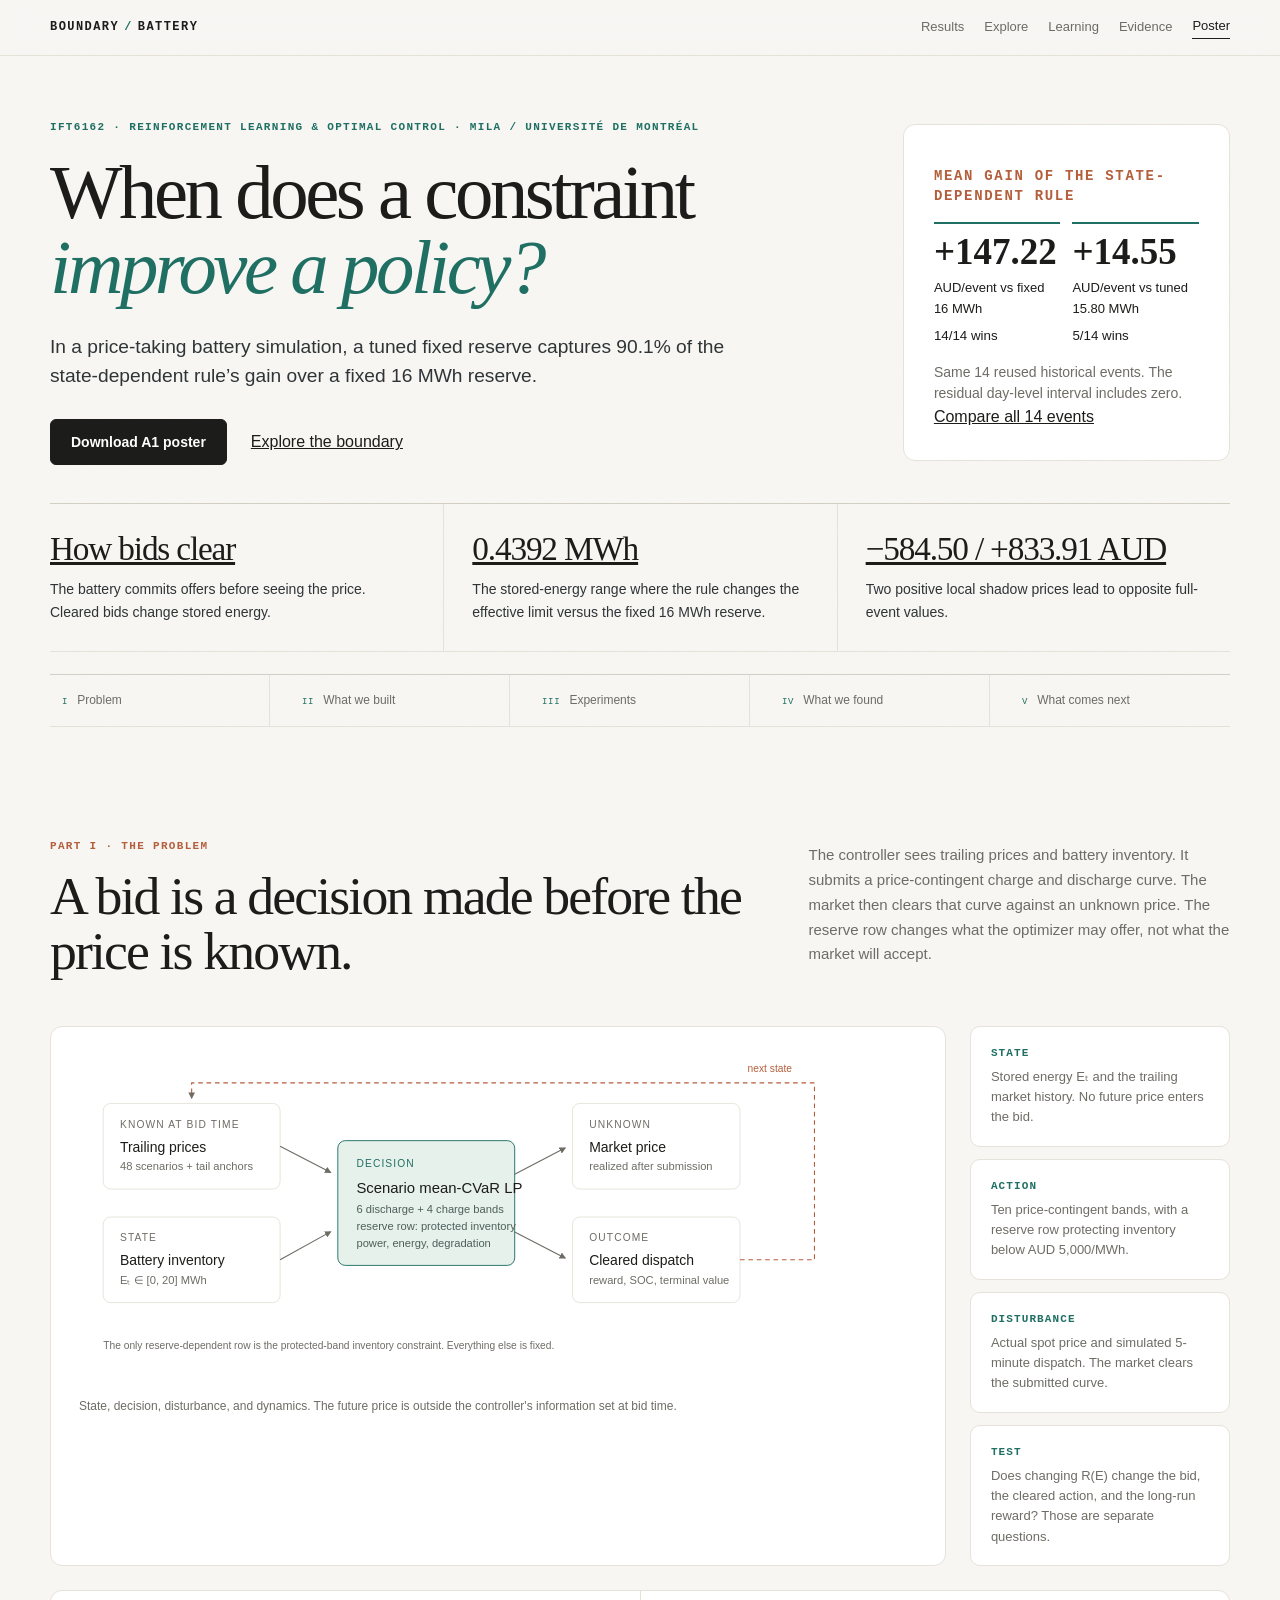
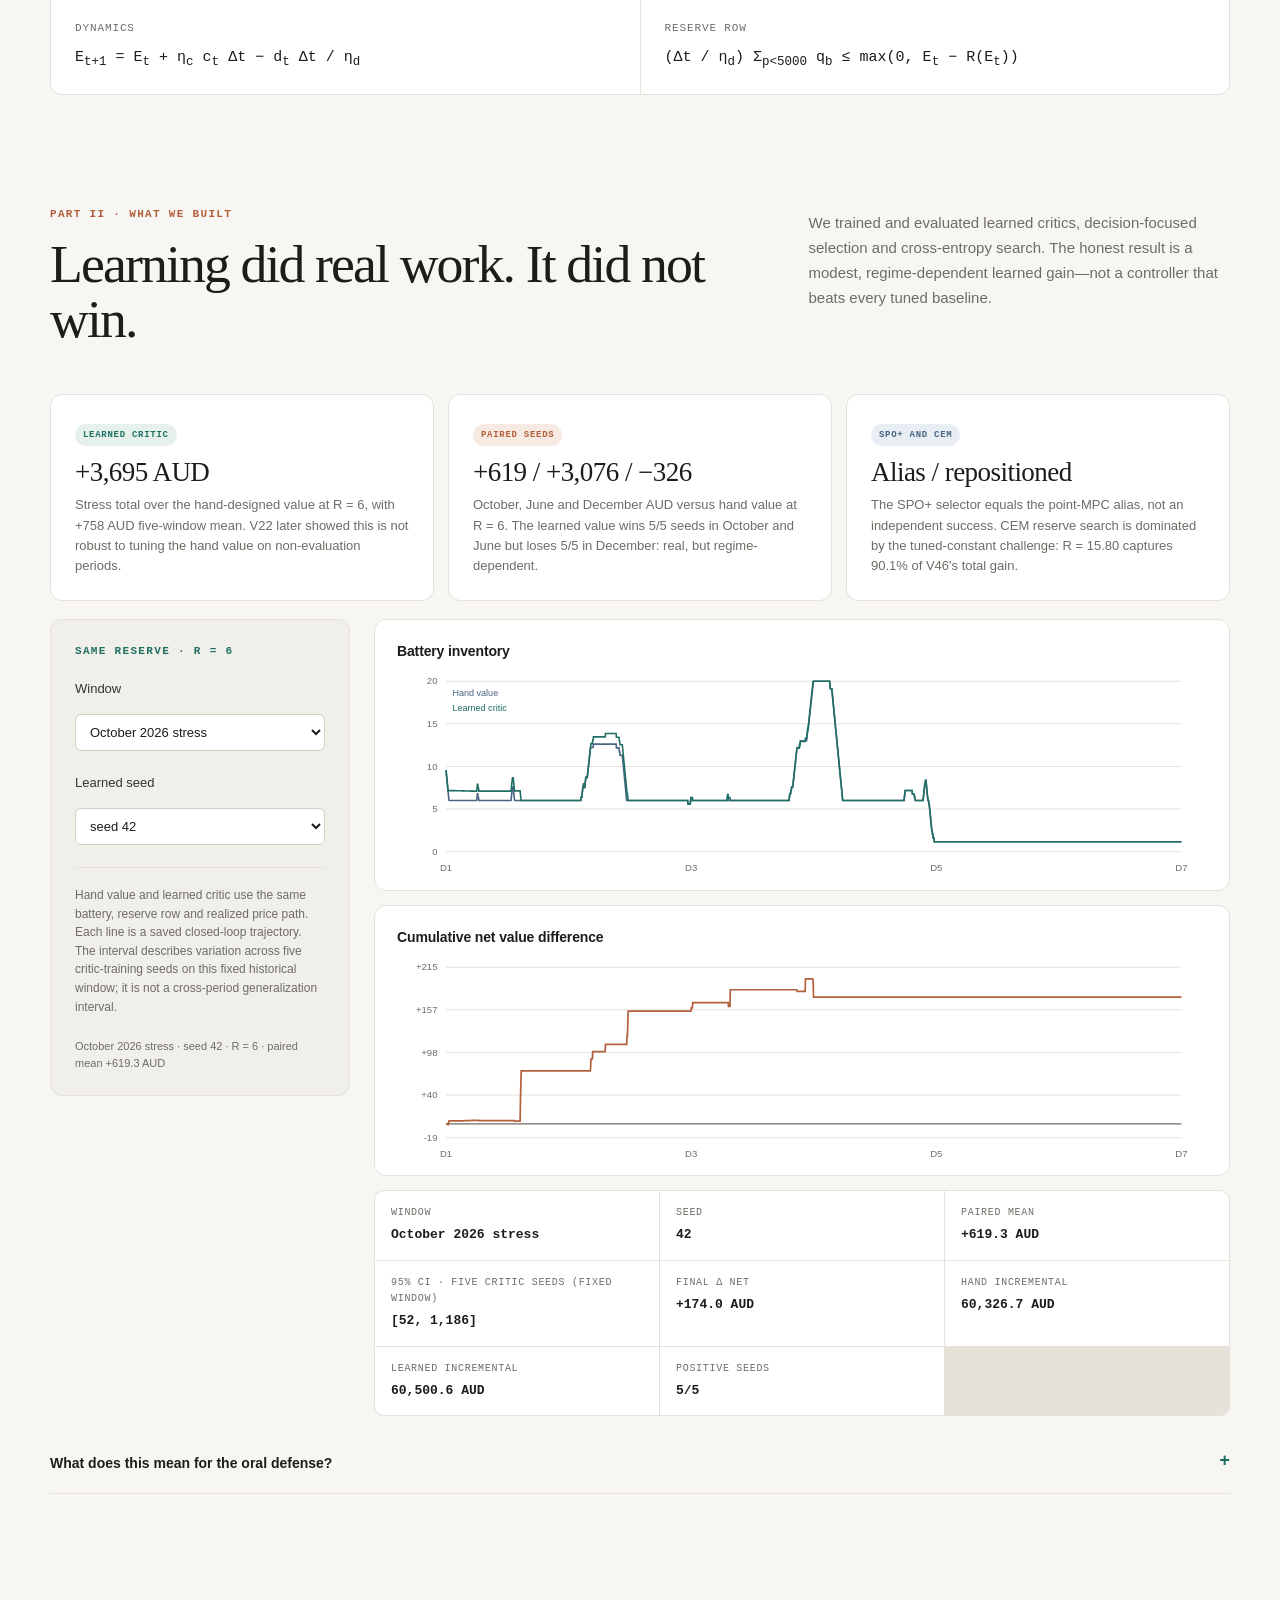
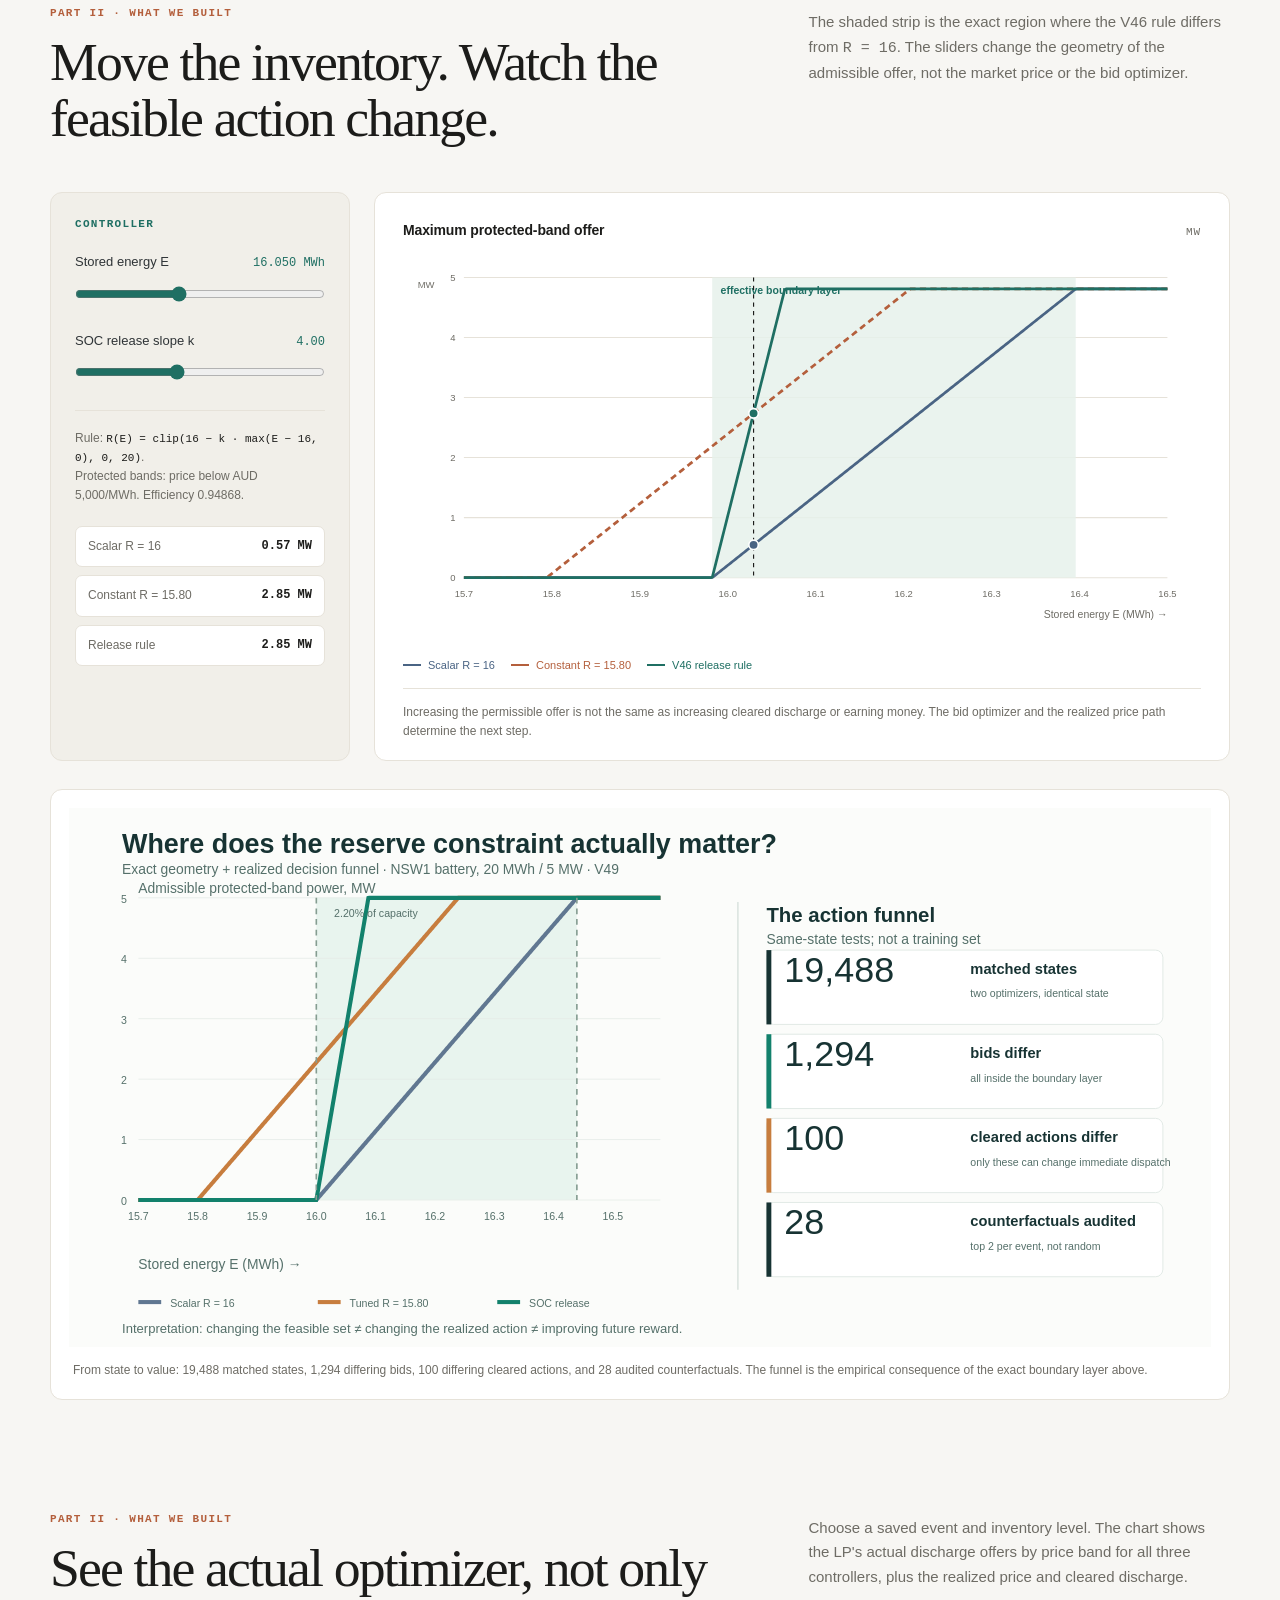
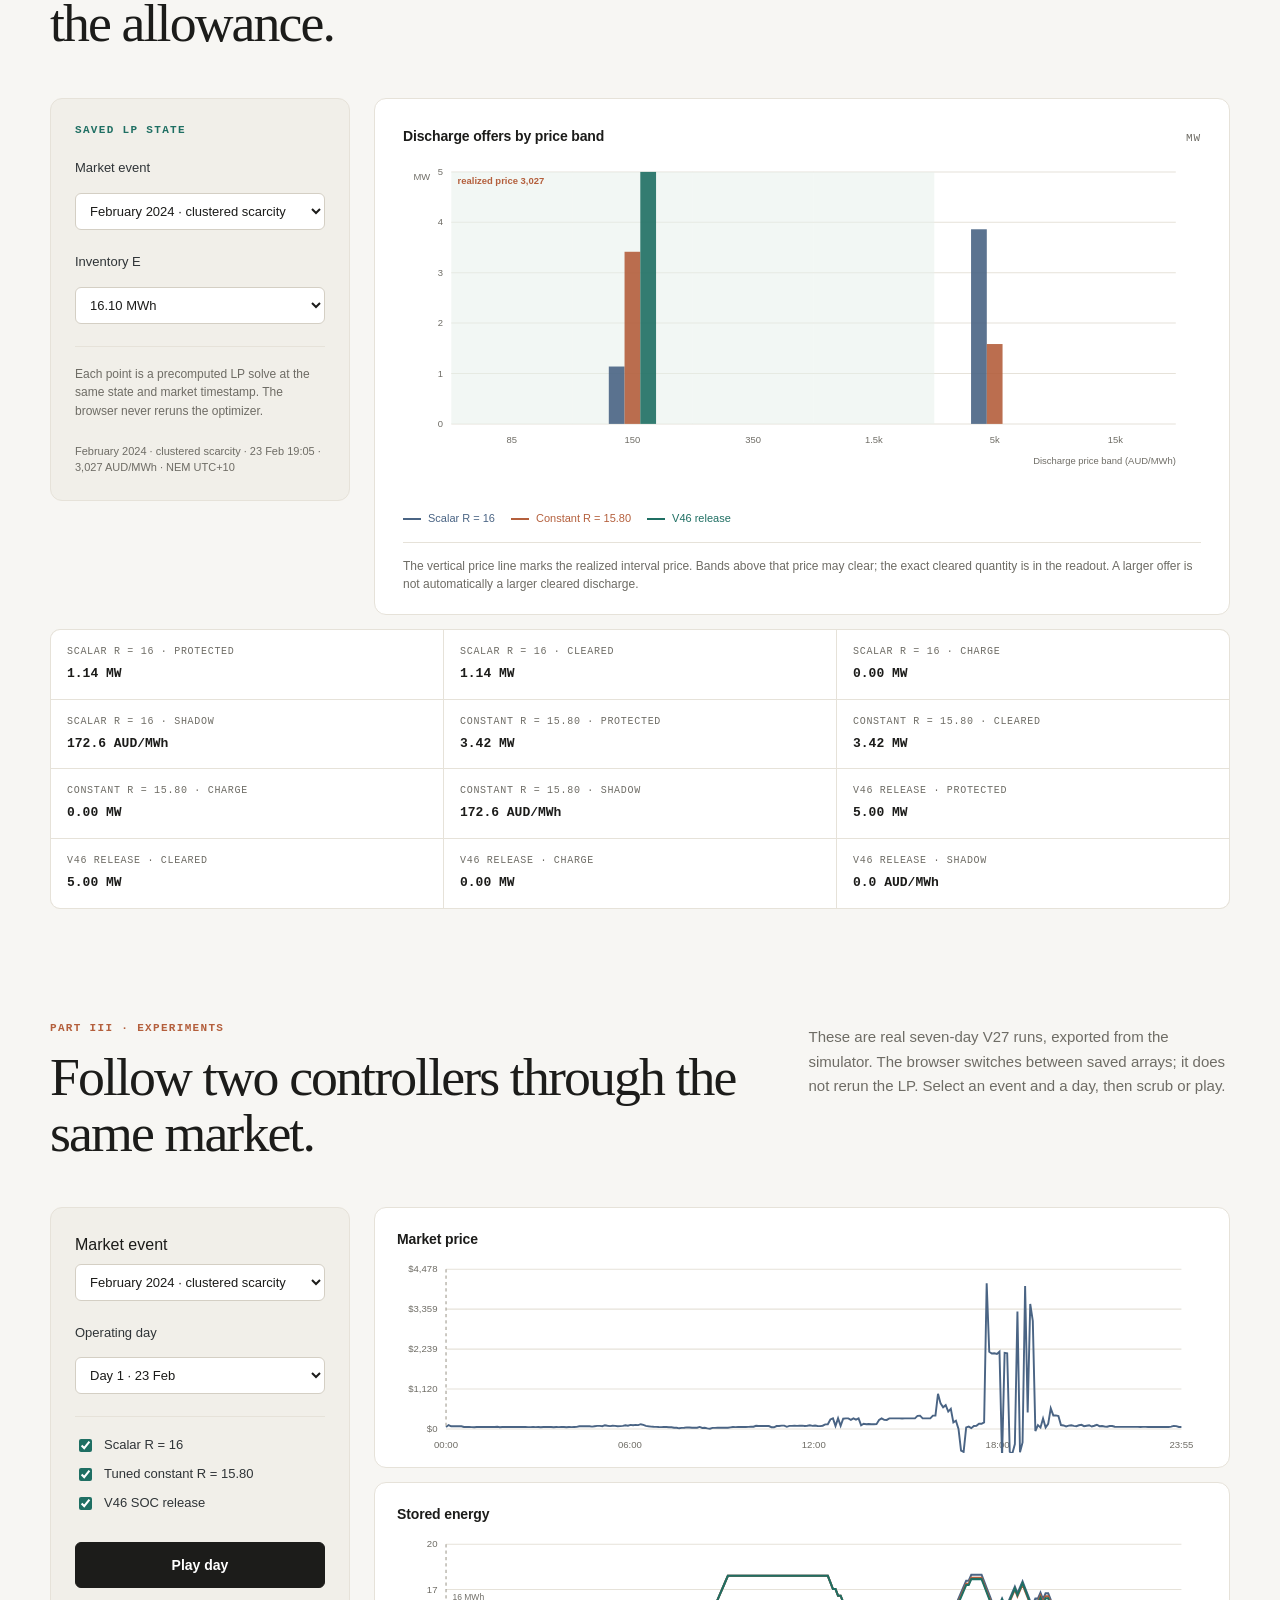
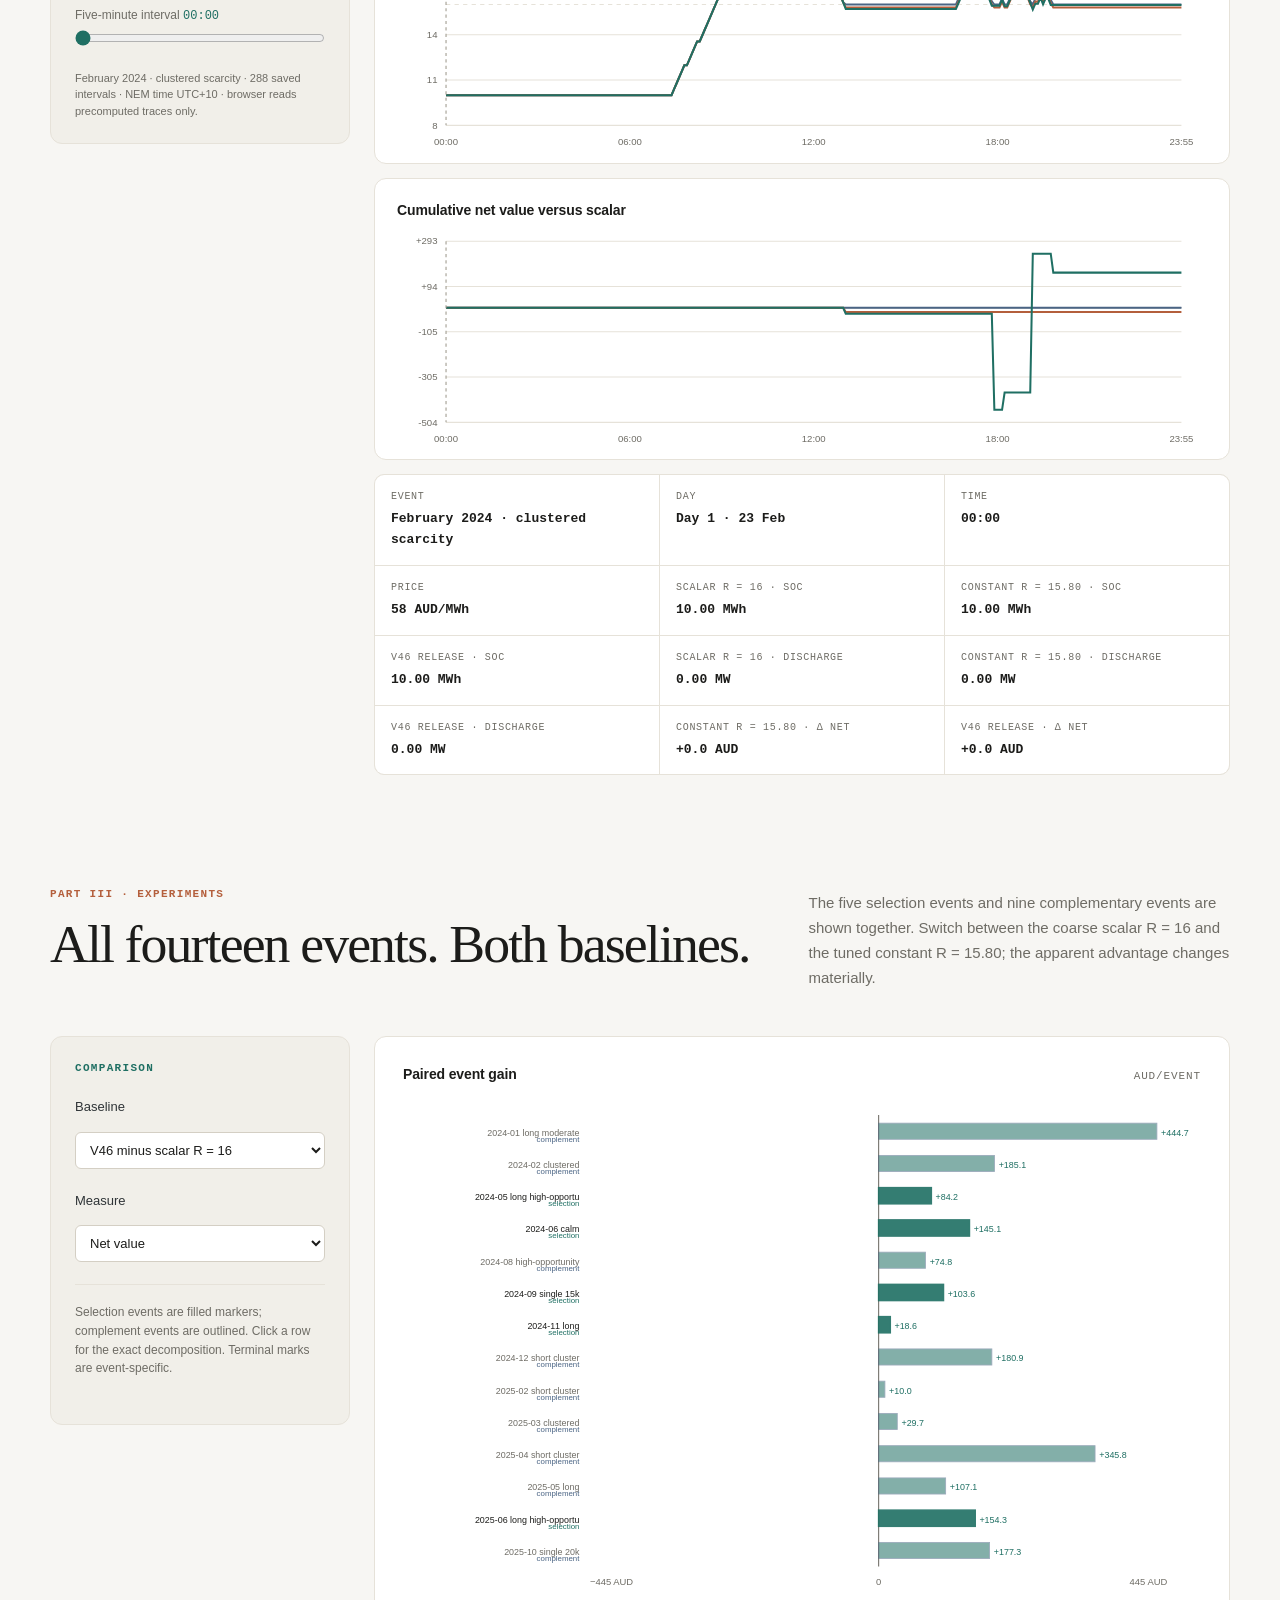
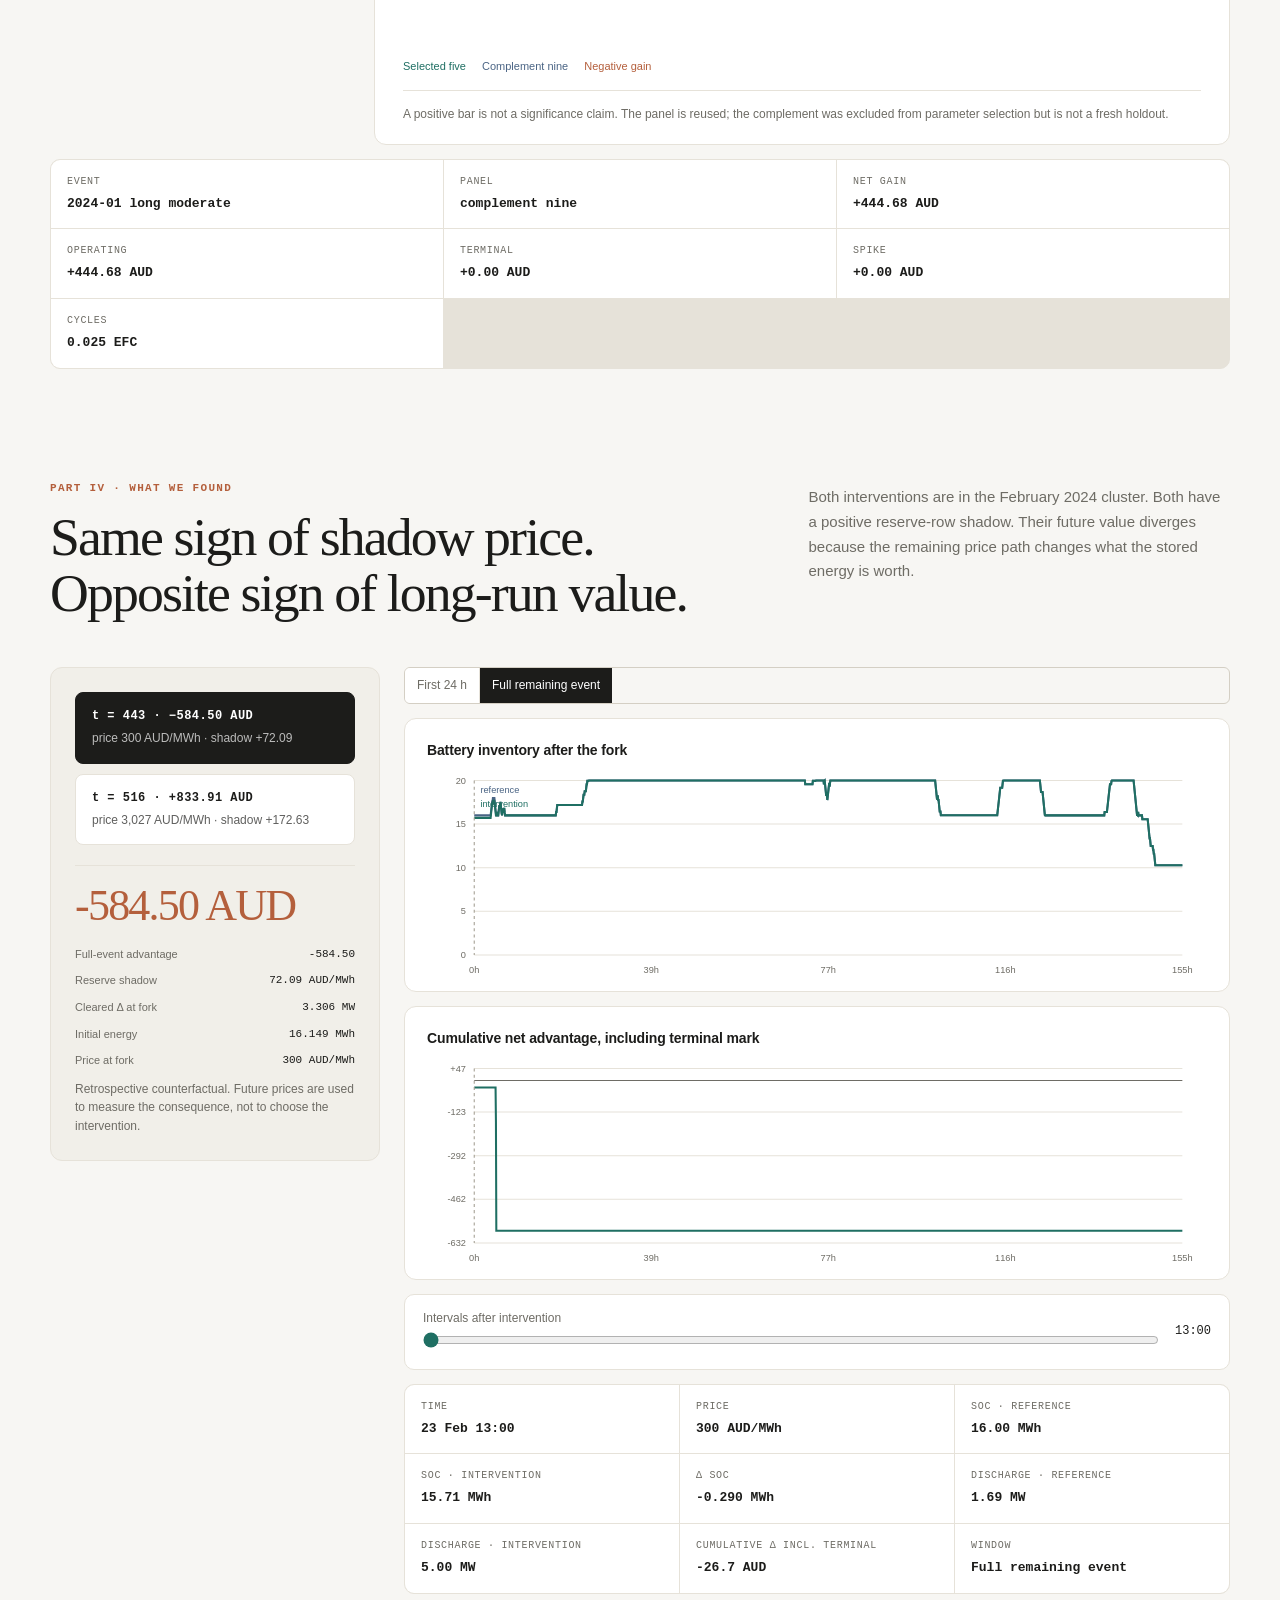
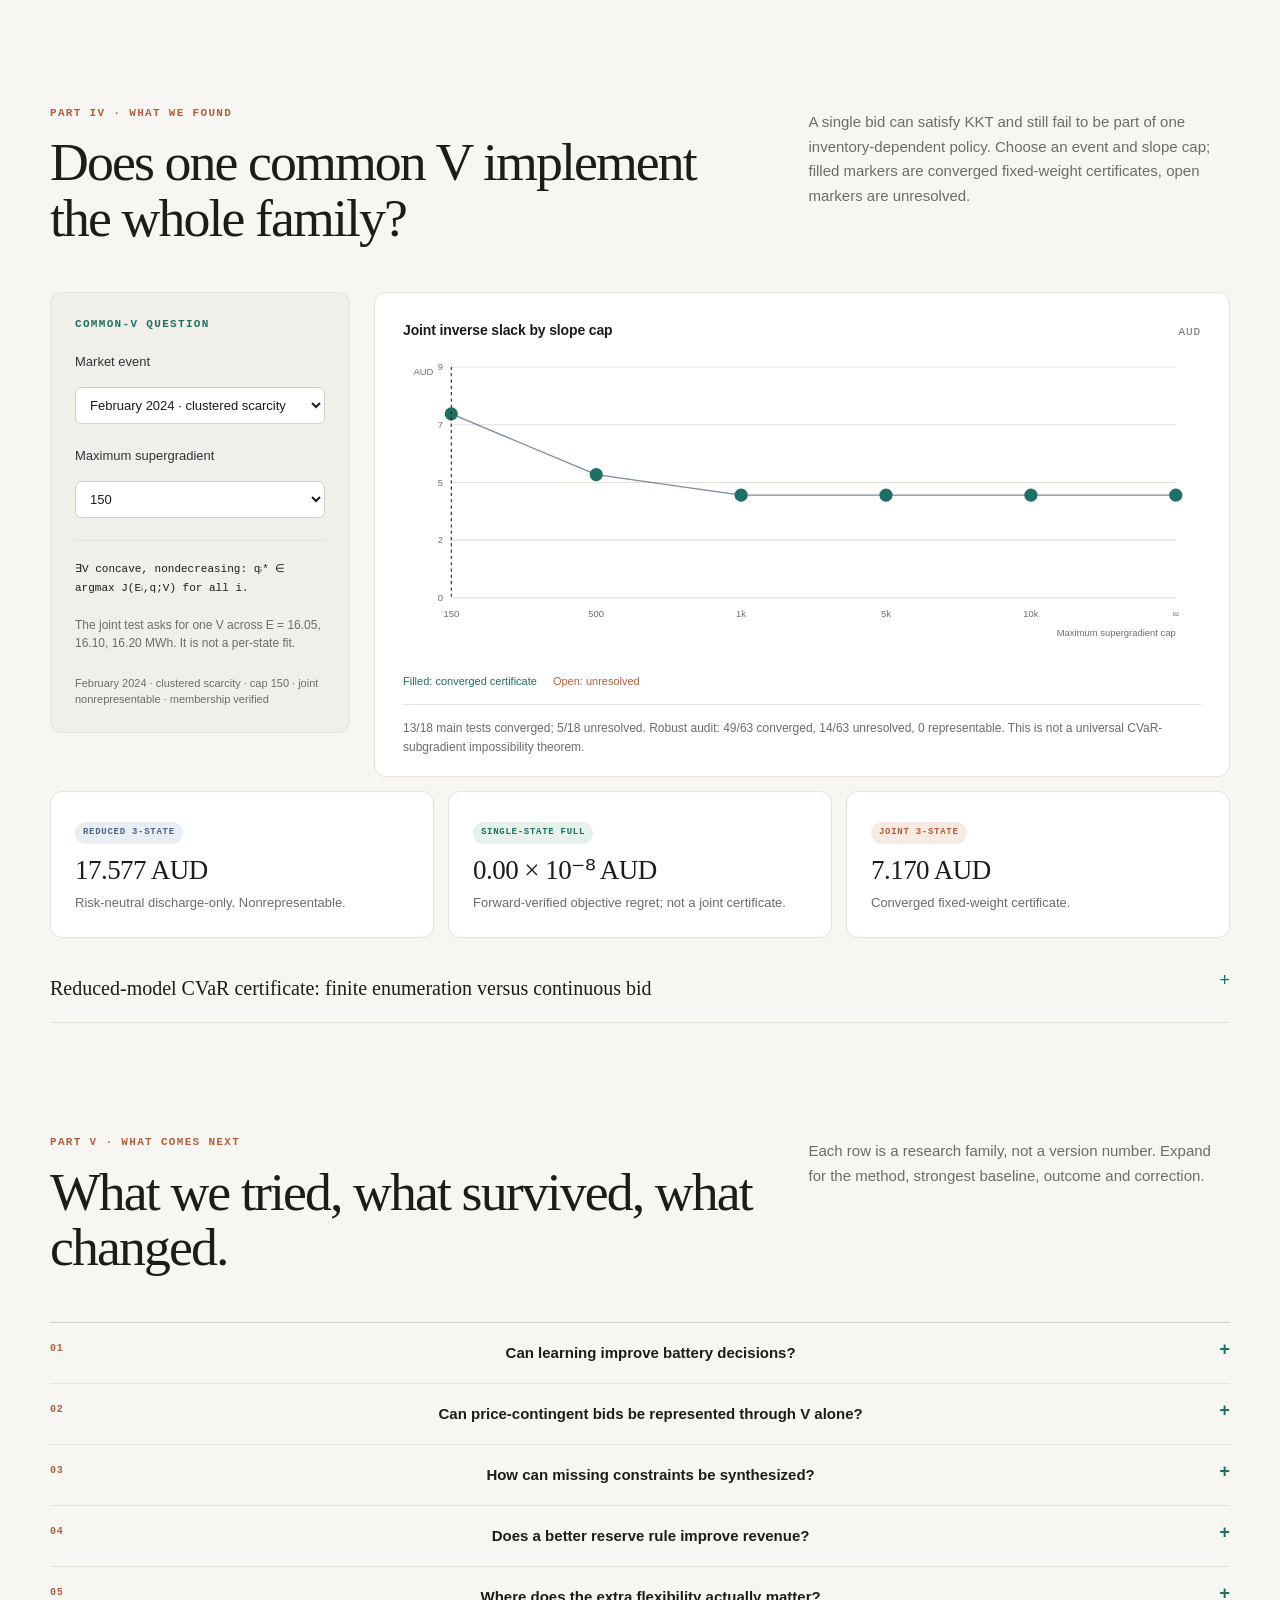
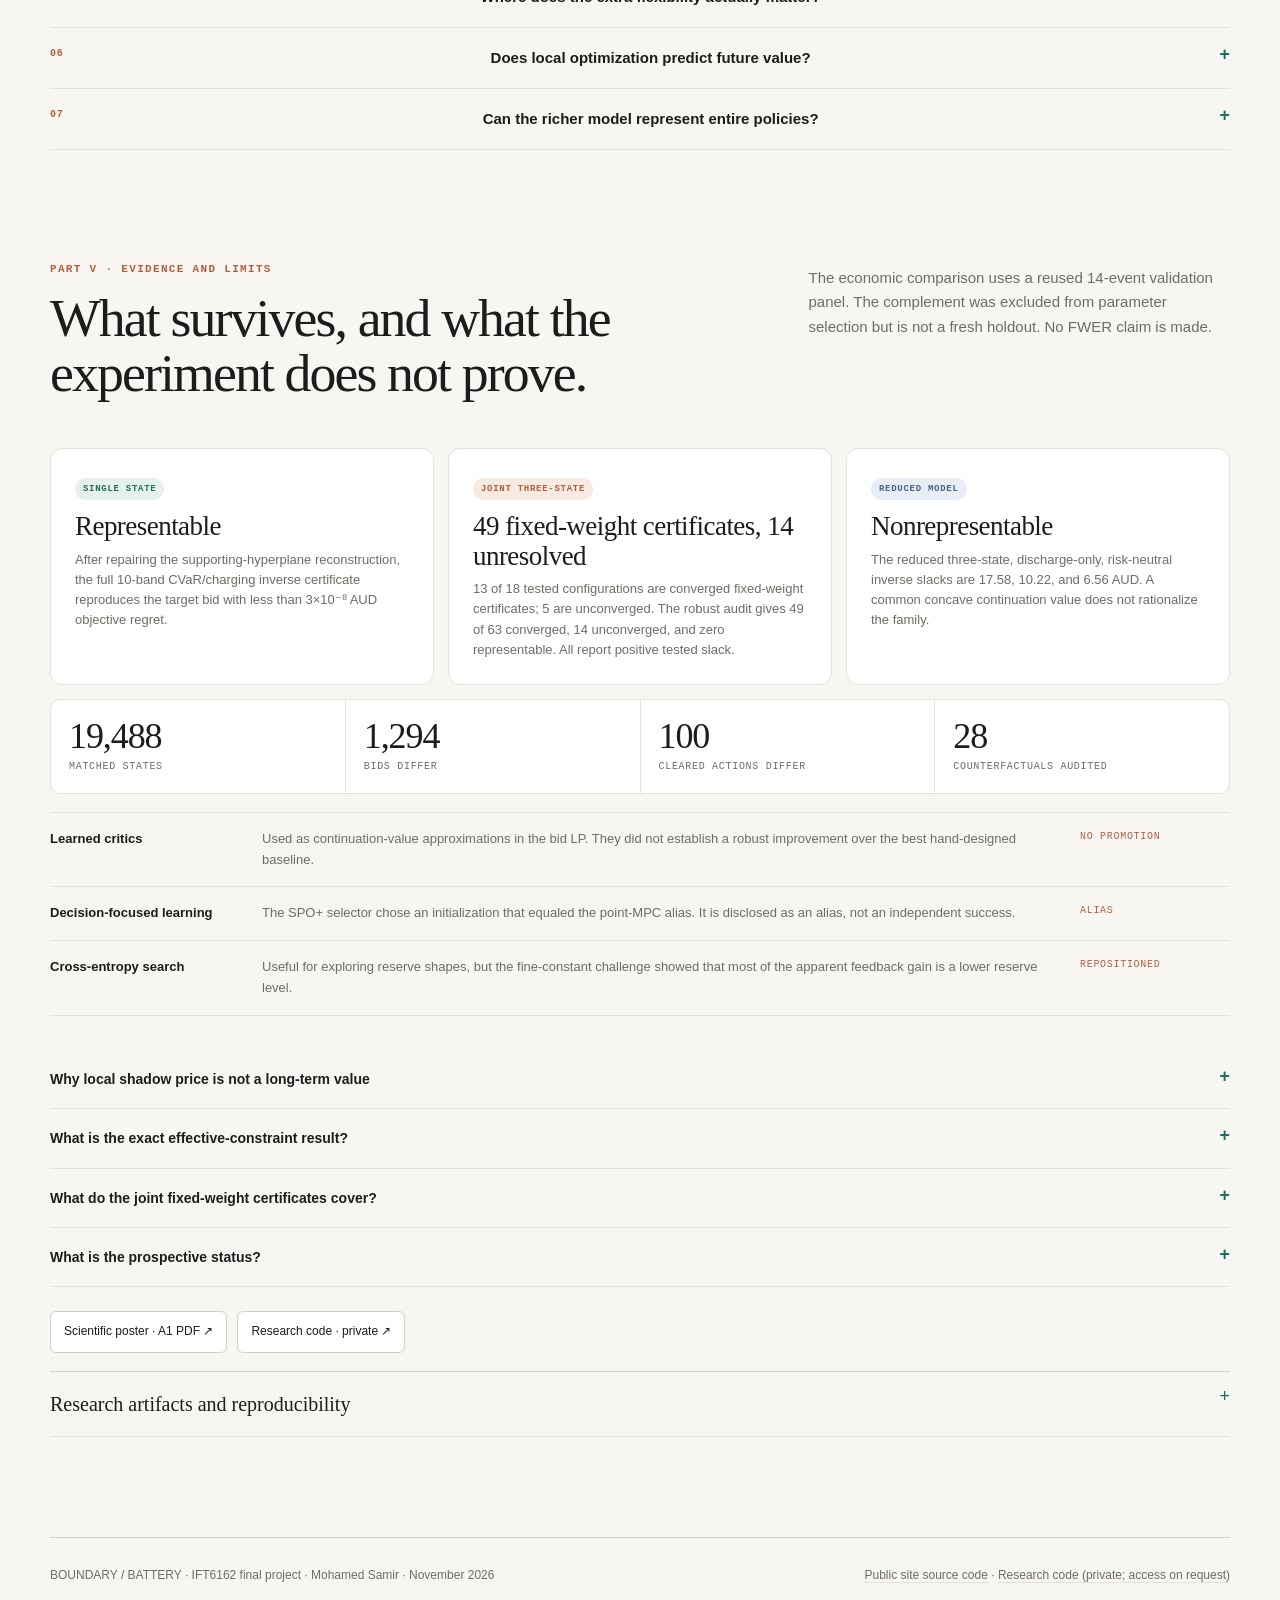
<file: index.html>
<!doctype html>
<html lang="en">
<head>
  <meta charset="utf-8">
  <meta name="viewport" content="width=device-width, initial-scale=1">
  <meta name="description" content="Explore how reserve limits change battery bids, cleared dispatch, and long-term value.">
  <title>When Does a Constraint Improve a Policy? — Battery bidding</title>
  <link rel="icon" href="data:image/svg+xml,%3Csvg xmlns='http://www.w3.org/2000/svg' viewBox='0 0 64 64'%3E%3Crect width='64' height='64' rx='10' fill='%231c1c1a'/%3E%3Cpath d='M18 32h28M32 18v28' stroke='%23f7f6f3' stroke-width='5'/%3E%3C/svg%3E">
  <link rel="stylesheet" href="v49.css">
  <script defer src="v49.js"></script>
</head>
<body>
<header class="site-header">
  <a class="brand" href="#top">BOUNDARY<span>/</span>BATTERY</a>
  <nav aria-label="Main">
    <a href="#results">Results</a>
    <a href="#boundary">Explore</a>
    <a href="#learning">Learning</a>
    <a href="#evidence">Evidence</a>
    <a class="nav-cta" href="downloads/solar-storage-poster.pdf">Poster</a>
  </nav>
</header>

<main>
  <section class="hero" id="top">
    <div class="hero-copy reveal">
      <p class="kicker">IFT6162 · Reinforcement Learning &amp; Optimal Control · Mila / Université de Montréal</p>
      <h1>When does a constraint <em>improve a policy?</em></h1>
      <p class="lede">In a price-taking battery simulation, a tuned fixed reserve captures 90.1% of the state-dependent rule’s gain over a fixed 16 MWh reserve.</p>
      <div class="hero-actions">
        <a class="btn" href="downloads/solar-storage-poster.pdf">Download A1 poster</a>
        <a href="#boundary">Explore the boundary</a>
      </div>
    </div>
    <aside class="hero-panel reveal" id="results" aria-label="Mean gain of the state-dependent reserve rule">
      <p class="micro">Mean gain of the state-dependent rule</p>
      <div class="baseline-pair">
        <div><strong>+147.22</strong><span>AUD/event vs fixed 16 MWh</span><small>14/14 wins</small></div>
        <div><strong>+14.55</strong><span>AUD/event vs tuned 15.80 MWh</span><small>5/14 wins</small></div>
      </div>
      <p class="fine">Same 14 reused historical events. The residual day-level interval includes zero.</p>
      <a href="#atlas">Compare all 14 events</a>
    </aside>
  </section>

  <section class="metrics review-path" aria-label="Start here">
    <article><a href="#system"><strong>How bids clear</strong></a><span>The battery commits offers before seeing the price. Cleared bids change stored energy.</span></article>
    <article><a href="#boundary"><strong>0.4392 MWh</strong></a><span>The stored-energy range where the rule changes the effective limit versus the fixed 16 MWh reserve.</span></article>
    <article><a href="#counterfactual"><strong>−584.50 / +833.91 AUD</strong></a><span>Two positive local shadow prices lead to opposite full-event values.</span></article>
  </section>

  <nav class="parts-nav reveal" aria-label="Research narrative">
    <a href="#system"><span>I</span>Problem</a>
    <a href="#learning"><span>II</span>What we built</a>
    <a href="#replay"><span>III</span>Experiments</a>
    <a href="#counterfactual"><span>IV</span>What we found</a>
    <a href="#ledger"><span>V</span>What comes next</a>
  </nav>

  <section class="section" id="system">
    <div class="section-head reveal">
      <div>
        <p class="eyebrow">Part I · The problem</p>
        <h2>A bid is a decision made before the price is known.</h2>
      </div>
      <p>The controller sees trailing prices and battery inventory. It submits a price-contingent charge and discharge curve. The market then clears that curve against an unknown price. The reserve row changes what the optimizer may offer, not what the market will accept.</p>
    </div>
    <div class="system-grid">
      <figure class="system-figure reveal" aria-labelledby="systemCaption">
        <svg viewBox="0 0 900 340" role="img" aria-label="Control diagram: trailing prices and inventory enter a scenario LP, which produces price-contingent bands; market clearing uses an unknown future price; battery dynamics update inventory.">
          <defs>
            <marker id="arrow" viewBox="0 0 10 10" refX="8" refY="5" markerWidth="6" markerHeight="6" orient="auto-start-reverse">
              <path d="M 0 0 L 10 5 L 0 10 z" fill="#6e6c65"></path>
            </marker>
          </defs>
          <rect x="26" y="52" width="190" height="92" rx="8" fill="#ffffff" stroke="#e6e2d9"></rect>
          <text x="44" y="78" font-size="11" font-family="Helvetica,Arial,sans-serif" fill="#6e6c65" letter-spacing="1.2">KNOWN AT BID TIME</text>
          <text x="44" y="104" font-size="15" font-family="Helvetica,Arial,sans-serif" fill="#1c1c1a">Trailing prices</text>
          <text x="44" y="124" font-size="12" font-family="Helvetica,Arial,sans-serif" fill="#6e6c65">48 scenarios + tail anchors</text>

          <rect x="26" y="174" width="190" height="92" rx="8" fill="#ffffff" stroke="#e6e2d9"></rect>
          <text x="44" y="200" font-size="11" font-family="Helvetica,Arial,sans-serif" fill="#6e6c65" letter-spacing="1.2">STATE</text>
          <text x="44" y="226" font-size="15" font-family="Helvetica,Arial,sans-serif" fill="#1c1c1a">Battery inventory</text>
          <text x="44" y="246" font-size="12" font-family="Helvetica,Arial,sans-serif" fill="#6e6c65">Eₜ ∈ [0, 20] MWh</text>

          <rect x="278" y="92" width="190" height="134" rx="8" fill="#e7f1ec" stroke="#1f6f63"></rect>
          <text x="298" y="120" font-size="11" font-family="Helvetica,Arial,sans-serif" fill="#1f6f63" letter-spacing="1.2">DECISION</text>
          <text x="298" y="148" font-size="16" font-family="Helvetica,Arial,sans-serif" fill="#1c1c1a">Scenario mean-CVaR LP</text>
          <text x="298" y="170" font-size="12" font-family="Helvetica,Arial,sans-serif" fill="#4d5f5b">6 discharge + 4 charge bands</text>
          <text x="298" y="188" font-size="12" font-family="Helvetica,Arial,sans-serif" fill="#4d5f5b">reserve row: protected inventory</text>
          <text x="298" y="206" font-size="12" font-family="Helvetica,Arial,sans-serif" fill="#4d5f5b">power, energy, degradation</text>

          <rect x="530" y="52" width="180" height="92" rx="8" fill="#ffffff" stroke="#e6e2d9"></rect>
          <text x="548" y="78" font-size="11" font-family="Helvetica,Arial,sans-serif" fill="#6e6c65" letter-spacing="1.2">UNKNOWN</text>
          <text x="548" y="104" font-size="15" font-family="Helvetica,Arial,sans-serif" fill="#1c1c1a">Market price</text>
          <text x="548" y="124" font-size="12" font-family="Helvetica,Arial,sans-serif" fill="#6e6c65">realized after submission</text>

          <rect x="530" y="174" width="180" height="92" rx="8" fill="#ffffff" stroke="#e6e2d9"></rect>
          <text x="548" y="200" font-size="11" font-family="Helvetica,Arial,sans-serif" fill="#6e6c65" letter-spacing="1.2">OUTCOME</text>
          <text x="548" y="226" font-size="15" font-family="Helvetica,Arial,sans-serif" fill="#1c1c1a">Cleared dispatch</text>
          <text x="548" y="246" font-size="12" font-family="Helvetica,Arial,sans-serif" fill="#6e6c65">reward, SOC, terminal value</text>

          <line x1="216" y1="98" x2="270" y2="126" stroke="#6e6c65" stroke-width="1.2" marker-end="url(#arrow)"></line>
          <line x1="216" y1="220" x2="270" y2="190" stroke="#6e6c65" stroke-width="1.2" marker-end="url(#arrow)"></line>
          <line x1="468" y1="128" x2="522" y2="100" stroke="#6e6c65" stroke-width="1.2" marker-end="url(#arrow)"></line>
          <line x1="468" y1="190" x2="522" y2="218" stroke="#6e6c65" stroke-width="1.2" marker-end="url(#arrow)"></line>
          <path d="M 710 220 H 790 V 30 H 121 V 46" fill="none" stroke="#b45f3c" stroke-width="1.2" stroke-dasharray="5 4" marker-end="url(#arrow)"></path>
          <text x="742" y="18" font-size="11" font-family="Helvetica,Arial,sans-serif" fill="#b45f3c" text-anchor="middle">next state</text>

          <text x="26" y="316" font-size="11" font-family="Helvetica,Arial,sans-serif" fill="#6e6c65">The only reserve-dependent row is the protected-band inventory constraint. Everything else is fixed.</text>
        </svg>
        <figcaption class="fine" id="systemCaption">State, decision, disturbance, and dynamics. The future price is outside the controller's information set at bid time.</figcaption>
      </figure>
      <aside class="system-notes reveal">
        <div class="note-block"><h3>State</h3><p>Stored energy Eₜ and the trailing market history. No future price enters the bid.</p></div>
        <div class="note-block"><h3>Action</h3><p>Ten price-contingent bands, with a reserve row protecting inventory below AUD 5,000/MWh.</p></div>
        <div class="note-block"><h3>Disturbance</h3><p>Actual spot price and simulated 5-minute dispatch. The market clears the submitted curve.</p></div>
        <div class="note-block"><h3>Test</h3><p>Does changing R(E) change the bid, the cleared action, and the long-run reward? Those are separate questions.</p></div>
      </aside>
    </div>
    <div class="equation-strip reveal">
      <div><span>Dynamics</span><code>E<sub>t+1</sub> = E<sub>t</sub> + η<sub>c</sub> c<sub>t</sub> Δt − d<sub>t</sub> Δt / η<sub>d</sub></code></div>
      <div><span>Reserve row</span><code>(Δt / η<sub>d</sub>) Σ<sub>p&lt;5000</sub> q<sub>b</sub> ≤ max(0, E<sub>t</sub> − R(E<sub>t</sub>))</code></div>
    </div>
  </section>

  <section class="section" id="learning">
    <div class="section-head reveal">
      <div>
        <p class="eyebrow">Part II · What we built</p>
        <h2>Learning did real work. It did not win.</h2>
      </div>
      <p>We trained and evaluated learned critics, decision-focused selection and cross-entropy search. The honest result is a modest, regime-dependent learned gain—not a controller that beats every tuned baseline.</p>
    </div>
    <div class="evidence-grid">
      <article class="evidence-card reveal">
        <span class="tag teal">Learned critic</span>
        <h3>+3,695 AUD</h3>
        <p>Stress total over the hand-designed value at R = 6, with +758 AUD five-window mean. V22 later showed this is not robust to tuning the hand value on non-evaluation periods.</p>
      </article>
      <article class="evidence-card reveal">
        <span class="tag rust">Paired seeds</span>
        <h3>+619 / +3,076 / −326</h3>
        <p>October, June and December AUD versus hand value at R = 6. The learned value wins 5/5 seeds in October and June but loses 5/5 in December: real, but regime-dependent.</p>
      </article>
      <article class="evidence-card reveal">
        <span class="tag slate">SPO+ and CEM</span>
        <h3>Alias / repositioned</h3>
        <p>The SPO+ selector equals the point-MPC alias, not an independent success. CEM reserve search is dominated by the tuned-constant challenge: R = 15.80 captures 90.1% of V46's total gain.</p>
      </article>
    </div>
    <div class="learning-lab reveal">
      <aside class="lab-controls">
        <p class="micro">Same reserve · R = 6</p>
        <label for="learnWindow">Window</label>
        <select id="learnWindow"></select>
        <label for="learnSeed" class="control-label">Learned seed</label>
        <select id="learnSeed"></select>
        <div class="rule-note">Hand value and learned critic use the same battery, reserve row and realized price path. Each line is a saved closed-loop trajectory. The interval describes variation across five critic-training seeds on this fixed historical window; it is not a cross-period generalization interval.</div>
        <p class="status-line" id="learnStatus">Loading V21 trajectories…</p>
      </aside>
      <div class="learning-charts">
        <div class="chart-card"><h3>Battery inventory</h3><svg id="learnEnergyChart" viewBox="0 0 760 200" role="img" aria-label="Hand-value and learned-critic battery inventory trajectories"></svg></div>
        <div class="chart-card"><h3>Cumulative net value difference</h3><svg id="learnDiffChart" viewBox="0 0 760 200" role="img" aria-label="Cumulative net value difference between learned critic and hand value"></svg></div>
        <div class="replay-readout" id="learnReadout" aria-live="polite"></div>
      </div>
    </div>

    <details class="learning-details reveal">
      <summary>What does this mean for the oral defense?</summary>
      <p>The final V46 reserve rule is hand-designed. The project does not claim a learned controller that beats the tuned constant. The learning experiments are evidence about evaluation design, regime dependence and the difficulty of turning a local value estimate into a reliable policy improvement.</p>
    </details>
  </section>

  <section class="section" id="boundary">
    <div class="section-head reveal">
      <div>
        <p class="eyebrow">Part II · What we built</p>
        <h2>Move the inventory. Watch the feasible action change.</h2>
      </div>
      <p>The shaded strip is the exact region where the V46 rule differs from <code>R = 16</code>. The sliders change the geometry of the admissible offer, not the market price or the bid optimizer.</p>
    </div>
    <div class="lab-shell">
      <aside class="lab-controls reveal">
        <p class="micro">Controller</p>
        <label for="soc">Stored energy E <output id="socText">16.050 MWh</output></label>
        <input id="soc" type="range" min="15.70" max="16.55" step="0.001" value="16.05" aria-label="Battery stored energy in megawatt-hours">
        <label for="slope">SOC release slope k <output id="slopeText">4.00</output></label>
        <input id="slope" type="range" min="0" max="10" step="0.25" value="4" aria-label="SOC release slope">
        <div class="rule-note">Rule: <code>R(E) = clip(16 − k · max(E − 16, 0), 0, 20)</code>.<br>Protected bands: price below AUD 5,000/MWh. Efficiency 0.94868.</div>
        <div class="readout-stack" aria-live="polite">
          <div><span>Scalar R = 16</span><strong id="v16">0 MW</strong></div>
          <div><span>Constant R = 15.80</span><strong id="v158">0 MW</strong></div>
          <div><span>Release rule</span><strong id="vrule">0 MW</strong></div>
        </div>
      </aside>
      <div class="lab-chart reveal">
        <div class="chart-head"><h3>Maximum protected-band offer</h3><span>MW</span></div>
        <svg id="boundaryChart" viewBox="0 0 760 380" role="img" aria-label="Maximum protected-band offer against battery energy for three reserve policies"></svg>
        <div class="legend">
          <span style="color:#4a6484"><i class="swatch" style="background:#4a6484"></i>Scalar R = 16</span>
          <span style="color:#b45f3c"><i class="swatch dashed" style="background:#b45f3c"></i>Constant R = 15.80</span>
          <span style="color:#1f6f63"><i class="swatch" style="background:#1f6f63"></i>V46 release rule</span>
        </div>
        <p class="chart-note">Increasing the permissible offer is not the same as increasing cleared discharge or earning money. The bid optimizer and the realized price path determine the next step.</p>
      </div>
    </div>
    <figure class="atlas reveal">
      <img src="assets/v49/research_boundary_atlas.svg" alt="Research atlas showing the exact reserve boundary and a four-stage funnel from 19,488 matched states to 28 audited counterfactuals.">
      <figcaption>From state to value: 19,488 matched states, 1,294 differing bids, 100 differing cleared actions, and 28 audited counterfactuals. The funnel is the empirical consequence of the exact boundary layer above.</figcaption>
    </figure>
  </section>


  <section class="section" id="bids">
    <div class="section-head reveal">
      <div>
        <p class="eyebrow">Part II · What we built</p>
        <h2>See the actual optimizer, not only the allowance.</h2>
      </div>
      <p>Choose a saved event and inventory level. The chart shows the LP's actual discharge offers by price band for all three controllers, plus the realized price and cleared discharge.</p>
    </div>
    <div class="bid-shell">
      <aside class="lab-controls reveal">
        <p class="micro">Saved LP state</p>
        <label for="bidEvent">Market event</label>
        <select id="bidEvent"></select>
        <label for="bidEnergy" class="control-label">Inventory E</label>
        <select id="bidEnergy"></select>
        <div class="rule-note">Each point is a precomputed LP solve at the same state and market timestamp. The browser never reruns the optimizer.</div>
        <p class="status-line" id="bidStatus">Loading bid grid…</p>
      </aside>
      <div class="lab-chart reveal">
        <div class="chart-head"><h3>Discharge offers by price band</h3><span>MW</span></div>
        <svg id="bidChart" viewBox="0 0 760 330" role="img" aria-label="Actual discharge bid quantities by price band for three controllers"></svg>
        <div class="legend">
          <span style="color:#4a6484"><i class="swatch" style="background:#4a6484"></i>Scalar R = 16</span>
          <span style="color:#b45f3c"><i class="swatch" style="background:#b45f3c"></i>Constant R = 15.80</span>
          <span style="color:#1f6f63"><i class="swatch" style="background:#1f6f63"></i>V46 release</span>
        </div>
        <p class="chart-note">The vertical price line marks the realized interval price. Bands above that price may clear; the exact cleared quantity is in the readout. A larger offer is not automatically a larger cleared discharge.</p>
      </div>
    </div>
    <div class="replay-readout bid-readout" id="bidReadout" aria-live="polite"></div>
  </section>

  <section class="section" id="replay">
    <div class="section-head reveal">
      <div>
        <p class="eyebrow">Part III · Experiments</p>
        <h2>Follow two controllers through the same market.</h2>
      </div>
      <p>These are real seven-day V27 runs, exported from the simulator. The browser switches between saved arrays; it does not rerun the LP. Select an event and a day, then scrub or play.</p>
    </div>
    <div class="replay-shell">
      <aside class="replay-controls reveal">
        <label for="eventSelect">Market event</label>
        <select id="eventSelect"></select>
        <label for="daySelect" class="control-label">Operating day</label>
        <select id="daySelect"></select>
        <div class="policy-toggles" aria-label="Policies">
          <label><input type="checkbox" id="showScalar" checked> Scalar R = 16</label>
          <label><input type="checkbox" id="showConstant" checked> Tuned constant R = 15.80</label>
          <label><input type="checkbox" id="showRule" checked> V46 SOC release</label>
        </div>
        <button class="btn" id="playBtn" type="button">Play day</button>
        <label class="scrub-label" for="timeSlider">Five-minute interval <output id="timeText">00:00</output></label>
        <input id="timeSlider" type="range" min="0" max="287" value="0" step="1">
        <p class="status-line" id="replayStatus">Loading saved trajectories…</p>
      </aside>
      <div class="replay-charts reveal">
        <div class="chart-card"><h3>Market price</h3><svg id="priceChart" viewBox="0 0 760 190" role="img" aria-label="Market price over the selected day"></svg></div>
        <div class="chart-card"><h3>Stored energy</h3><svg id="energyChart" viewBox="0 0 760 210" role="img" aria-label="Battery stored energy for the selected policies"></svg></div>
        <div class="chart-card"><h3>Cumulative net value versus scalar</h3><svg id="diffChart" viewBox="0 0 760 210" role="img" aria-label="Cumulative revenue difference versus the scalar policy"></svg></div>
        <div class="replay-readout" id="replayReadout" aria-live="polite"></div>
      </div>
    </div>
  </section>


  <section class="section" id="atlas">
    <div class="section-head reveal">
      <div>
        <p class="eyebrow">Part III · Experiments</p>
        <h2>All fourteen events. Both baselines.</h2>
      </div>
      <p>The five selection events and nine complementary events are shown together. Switch between the coarse scalar R = 16 and the tuned constant R = 15.80; the apparent advantage changes materially.</p>
    </div>
    <div class="atlas-shell">
      <aside class="lab-controls reveal">
        <p class="micro">Comparison</p>
        <label for="atlasCompare">Baseline</label>
        <select id="atlasCompare">
          <option value="scalar">V46 minus scalar R = 16</option>
          <option value="constant">V46 minus tuned R = 15.80</option>
        </select>
        <label for="atlasMeasure" class="control-label">Measure</label>
        <select id="atlasMeasure">
          <option value="net">Net value</option>
          <option value="operating">Operating revenue</option>
          <option value="terminal">Terminal adjustment</option>
          <option value="spike">Spike revenue</option>
        </select>
        <div class="rule-note">Selection events are filled markers; complement events are outlined. Click a row for the exact decomposition. Terminal marks are event-specific.</div>
      </aside>
      <div class="lab-chart reveal">
        <div class="chart-head"><h3>Paired event gain</h3><span>AUD/event</span></div>
        <svg id="atlasChart" viewBox="0 0 760 530" role="img" aria-label="Paired gains for all fourteen events against two scalar baselines"></svg>
        <div class="legend">
          <span style="color:#1f6f63">Selected five</span>
          <span style="color:#4a6484">Complement nine</span>
          <span style="color:#b45f3c">Negative gain</span>
        </div>
        <p class="chart-note">A positive bar is not a significance claim. The panel is reused; the complement was excluded from parameter selection but is not a fresh holdout.</p>
      </div>
    </div>
    <div class="replay-readout atlas-readout" id="atlasReadout" aria-live="polite"></div>
  </section>

  <section class="section" id="counterfactual">
    <div class="section-head reveal">
      <div>
        <p class="eyebrow">Part IV · What we found</p>
        <h2>Same sign of shadow price. Opposite sign of long-run value.</h2>
      </div>
      <p>Both interventions are in the February 2024 cluster. Both have a positive reserve-row shadow. Their future value diverges because the remaining price path changes what the stored energy is worth.</p>
    </div>
    <div class="fork-shell">
      <aside class="fork-controls reveal">
        <button class="fork-choice is-active" type="button" data-cf="t443">
          <strong>t = 443 · −584.50 AUD</strong>
          <span>price 300 AUD/MWh · shadow +72.09</span>
        </button>
        <button class="fork-choice" type="button" data-cf="t516">
          <strong>t = 516 · +833.91 AUD</strong>
          <span>price 3,027 AUD/MWh · shadow +172.63</span>
        </button>
        <div class="fork-card" id="forkCard"></div>
        <p class="fork-note">Retrospective counterfactual. Future prices are used to measure the consequence, not to choose the intervention.</p>
      </aside>
      <div class="fork-charts reveal">
        <div class="segmented" id="cfWindow" role="group" aria-label="Counterfactual horizon">
          <button type="button" data-window="24h">First 24 h</button>
          <button type="button" data-window="full" class="is-active">Full remaining event</button>
        </div>
        <div class="chart-card"><h3>Battery inventory after the fork</h3><svg id="cfEnergyChart" viewBox="0 0 760 210" role="img" aria-label="Battery inventory for the reference and intervention branches"></svg></div>
        <div class="chart-card"><h3>Cumulative net advantage, including terminal mark</h3><svg id="cfDiffChart" viewBox="0 0 760 210" role="img" aria-label="Cumulative revenue advantage of the intervention branch"></svg></div>
        <div class="cf-scrub">
          <label for="cfSlider">Intervals after intervention <input id="cfSlider" type="range" min="0" max="287" value="0" step="1"></label>
          <output id="cfTime">00:00</output>
        </div>
        <div class="replay-readout" id="cfReadout" aria-live="polite"></div>
      </div>
    </div>
  </section>


  <section class="section" id="inverse">
    <div class="section-head reveal">
      <div>
        <p class="eyebrow">Part IV · What we found</p>
        <h2>Does one common V implement the whole family?</h2>
      </div>
      <p>A single bid can satisfy KKT and still fail to be part of one inventory-dependent policy. Choose an event and slope cap; filled markers are converged fixed-weight certificates, open markers are unresolved.</p>
    </div>
    <div class="inverse-shell">
      <aside class="lab-controls reveal">
        <p class="micro">Common-V question</p>
        <label for="invEvent">Market event</label>
        <select id="invEvent"></select>
        <label for="invCap" class="control-label">Maximum supergradient</label>
        <select id="invCap"></select>
        <div class="rule-note"><code>∃V concave, nondecreasing: qᵢ* ∈ argmax J(Eᵢ,q;V) for all i.</code><br><br>The joint test asks for one V across E = 16.05, 16.10, 16.20 MWh. It is not a per-state fit.</div>
        <p class="status-line" id="invStatus">Loading certificates…</p>
      </aside>
      <div class="lab-chart reveal">
        <div class="chart-head"><h3>Joint inverse slack by slope cap</h3><span>AUD</span></div>
        <svg id="invChart" viewBox="0 0 760 300" role="img" aria-label="Joint inverse slack by slope cap for the selected event"></svg>
        <div class="legend">
          <span style="color:#1f6f63">Filled: converged certificate</span>
          <span style="color:#b45f3c">Open: unresolved</span>
        </div>
        <p class="chart-note">13/18 main tests converged; 5/18 unresolved. Robust audit: 49/63 converged, 14/63 unresolved, 0 representable. This is not a universal CVaR-subgradient impossibility theorem.</p>
      </div>
    </div>
    <div class="evidence-grid inverse-cards" id="inverseCards" aria-live="polite"></div>
    <details class="cvar-details reveal">
      <summary>Reduced-model CVaR certificate: finite enumeration versus continuous bid</summary>
      <p>The finite 17-candidate reduced model gives <strong>18.1904761905 AUD</strong>. The continuous reduced-model value is <strong>24.7065155 AUD</strong>, bracketed to about 3×10⁻⁸ AUD. The adversarial continuous bid is <code>q = (0, 0.57, 4.43, 0, 0, 5)</code> at E = 4 MWh.</p>
      <p>Scope: three scenarios, two energies, six bands, mean-CVaR with β = 0.5 and α = 0.2. This is not a full-market certificate. The old 315.09 witness is withdrawn.</p>
    </details>
  </section>


  <section class="section" id="ledger">
    <div class="section-head reveal">
      <div>
        <p class="eyebrow">Part V · What comes next</p>
        <h2>What we tried, what survived, what changed.</h2>
      </div>
      <p>Each row is a research family, not a version number. Expand for the method, strongest baseline, outcome and correction.</p>
    </div>
    <div class="ledger reveal">
      <details>
        <summary><span>01</span>Can learning improve battery decisions?</summary>
        <p>Learned critics, decision-focused forecasting and MPC were tested against tuned scalar baselines. Performance was highly evaluation-dependent; the learned critic was not promoted, and the SPO+ selector matched the point-MPC alias.</p>
      </details>
      <details>
        <summary><span>02</span>Can price-contingent bids be represented through V alone?</summary>
        <p>V33–V42 inverse experiments showed that structural constraints can enlarge the implementable policy class. The reduced three-state, discharge-only model is nonrepresentable, with slacks 17.577 / 10.223 / 6.558 AUD.</p>
      </details>
      <details>
        <summary><span>03</span>How can missing constraints be synthesized?</summary>
        <p>V42 minimal capped-polytope tests showed that specific target bids can be rationalized under synthesized caps, but the result is model- and target-specific. It motivated the later reserve-boundary study rather than a universal controller.</p>
      </details>
      <details>
        <summary><span>04</span>Does a better reserve rule improve revenue?</summary>
        <p>V46 found +147.22 AUD/event over coarse R = 16 on 14 reused events. V47 then showed that tuned R = 15.80 captures 90.1% of the total gain. The original 14/14 result is real but not evidence of adaptive superiority.</p>
      </details>
      <details>
        <summary><span>05</span>Where does the extra flexibility actually matter?</summary>
        <p>V47–V49 matched-state analysis found that all 1,294 bid differences lie in 16 &lt; E &lt; 16.439207 MWh. Only 100 of 19,488 matched states change the cleared action; 28 are audited counterfactuals.</p>
      </details>
      <details>
        <summary><span>06</span>Does local optimization predict future value?</summary>
        <p>No. The reserve shadow is positive at all 28 audited states, but realized advantage ranges from −584.50 to +833.91 AUD and the Spearman correlation is −0.098. The shadow is a local LP signal, not a sequential value.</p>
      </details>
      <details>
        <summary><span>07</span>Can the richer model represent entire policies?</summary>
        <p>V49.3.2 repaired the supporting-hyperplane reconstruction and CVaR membership test. Single-state full certificates forward-verify with regret below 3×10⁻⁸ AUD. The joint test has no representable case: 13/18 converged, 5/18 unresolved; 49/63 robust converged, 14/63 unresolved.</p>
      </details>
    </div>
  </section>

  <section class="section" id="evidence">
    <div class="section-head reveal">
      <div>
        <p class="eyebrow">Part V · Evidence and limits</p>
        <h2>What survives, and what the experiment does not prove.</h2>
      </div>
      <p>The economic comparison uses a reused 14-event validation panel. The complement was excluded from parameter selection but is not a fresh holdout. No FWER claim is made.</p>
    </div>
    <div class="evidence-grid">
      <article class="evidence-card reveal">
        <span class="tag teal">Single state</span>
        <h3>Representable</h3>
        <p>After repairing the supporting-hyperplane reconstruction, the full 10-band CVaR/charging inverse certificate reproduces the target bid with less than 3×10⁻⁸ AUD objective regret.</p>
      </article>
      <article class="evidence-card reveal">
        <span class="tag rust">Joint three-state</span>
        <h3>49 fixed-weight certificates, 14 unresolved</h3>
        <p>13 of 18 tested configurations are converged fixed-weight certificates; 5 are unconverged. The robust audit gives 49 of 63 converged, 14 unconverged, and zero representable. All report positive tested slack.</p>
      </article>
      <article class="evidence-card reveal">
        <span class="tag slate">Reduced model</span>
        <h3>Nonrepresentable</h3>
        <p>The reduced three-state, discharge-only, risk-neutral inverse slacks are 17.58, 10.22, and 6.56 AUD. A common concave continuation value does not rationalize the family.</p>
      </article>
    </div>

    <div class="funnel reveal" aria-label="Decision funnel">
      <div><strong>19,488</strong><span>matched states</span></div>
      <div><strong>1,294</strong><span>bids differ</span></div>
      <div><strong>100</strong><span>cleared actions differ</span></div>
      <div><strong>28</strong><span>counterfactuals audited</span></div>
    </div>

    <div class="learning-table reveal" aria-label="What learning contributed">
      <div class="learning-row"><h3>Learned critics</h3><p>Used as continuation-value approximations in the bid LP. They did not establish a robust improvement over the best hand-designed baseline.</p><span>No promotion</span></div>
      <div class="learning-row"><h3>Decision-focused learning</h3><p>The SPO+ selector chose an initialization that equaled the point-MPC alias. It is disclosed as an alias, not an independent success.</p><span>Alias</span></div>
      <div class="learning-row"><h3>Cross-entropy search</h3><p>Useful for exploring reserve shapes, but the fine-constant challenge showed that most of the apparent feedback gain is a lower reserve level.</p><span>Repositioned</span></div>
    </div>

    <div style="margin-top:34px" class="reveal">
      <details>
        <summary>Why local shadow price is not a long-term value</summary>
        <p>The reserve-row dual measures the marginal value of relaxing the constraint at the current LP. It does not include the future price path, the option value of stored energy, or later clearing opportunities. In 28 selected states the shadow is positive everywhere, while realized advantage ranges from −584.50 to +833.91 AUD and the Spearman rank correlation is −0.098.</p>
      </details>
      <details>
        <summary>What is the exact effective-constraint result?</summary>
        <p>The physical power row bounds protected-band discharge by δ = P<sub>max</sub>Δt / η<sub>d</sub> = 0.4392067575 MWh. Define a<sub>R</sub>(E) = min{δ, max(0, E − R(E))}. If two reserve curves have the same a<sub>R</sub>, they impose the same effective constraint. V46 differs from R = 16 only on 16 &lt; E &lt; 16.439207.</p>
      </details>
      <details>
        <summary>What do the joint fixed-weight certificates cover?</summary>
        <p>It means no tested fixed-weight inverse problem found one common concave V that rationalizes the three target bids in the full 10-band CVaR/charging model. It is not a universal theorem over every CVaR subgradient: the unconverged runs and the unexhausted subgradient space are reported explicitly.</p>
      </details>
      <details>
        <summary>What is the prospective status?</summary>
        <p>The December 2026 prospective branch is frozen and excluded from the reported evidence. V48 is provenance only and is not pursued. No new reserve sweep is justified.</p>
      </details>
    </div>

    <div class="downloads primary-downloads reveal" aria-label="Primary links">
      <a class="download" href="downloads/solar-storage-poster.pdf">Scientific poster · A1 PDF ↗</a>
      <a class="download" href="https://github.com/mohamedsamirx/RL_Final_Project">Research code · private ↗</a>
    </div>

    <details class="artifact-details reveal">
      <summary>Research artifacts and reproducibility</summary>
      <div class="downloads" aria-label="Research artifacts">
        <a class="download" href="downloads/presentation.pdf">Slides PDF ↗</a>
        <a class="download" href="downloads/v49_events14.csv">V49 14-event results CSV ↓</a>
        <a class="download" href="downloads/v49_verification.json">V49 verification JSON ↗</a>
        <a class="download" href="downloads/v49_provenance.json">V49 SHA256 provenance ↗</a>
        <a class="download" href="https://github.com/mohamedsamirx/rl-final-project-site">Public site source code ↗</a>
        <a class="download" href="downloads/CODE_ACCESS.md">Code access note ↗</a>
      </div>
    </details>
  </section>
</main>

<footer class="site-footer">
  <div>BOUNDARY / BATTERY · IFT6162 final project · Mohamed Samir · November 2026</div>
  <div><a href="https://github.com/mohamedsamirx/rl-final-project-site">Public site source code</a> · <a href="https://github.com/mohamedsamirx/RL_Final_Project">Research code (private; access on request)</a></div>
</footer>
</body>
</html>
</file>
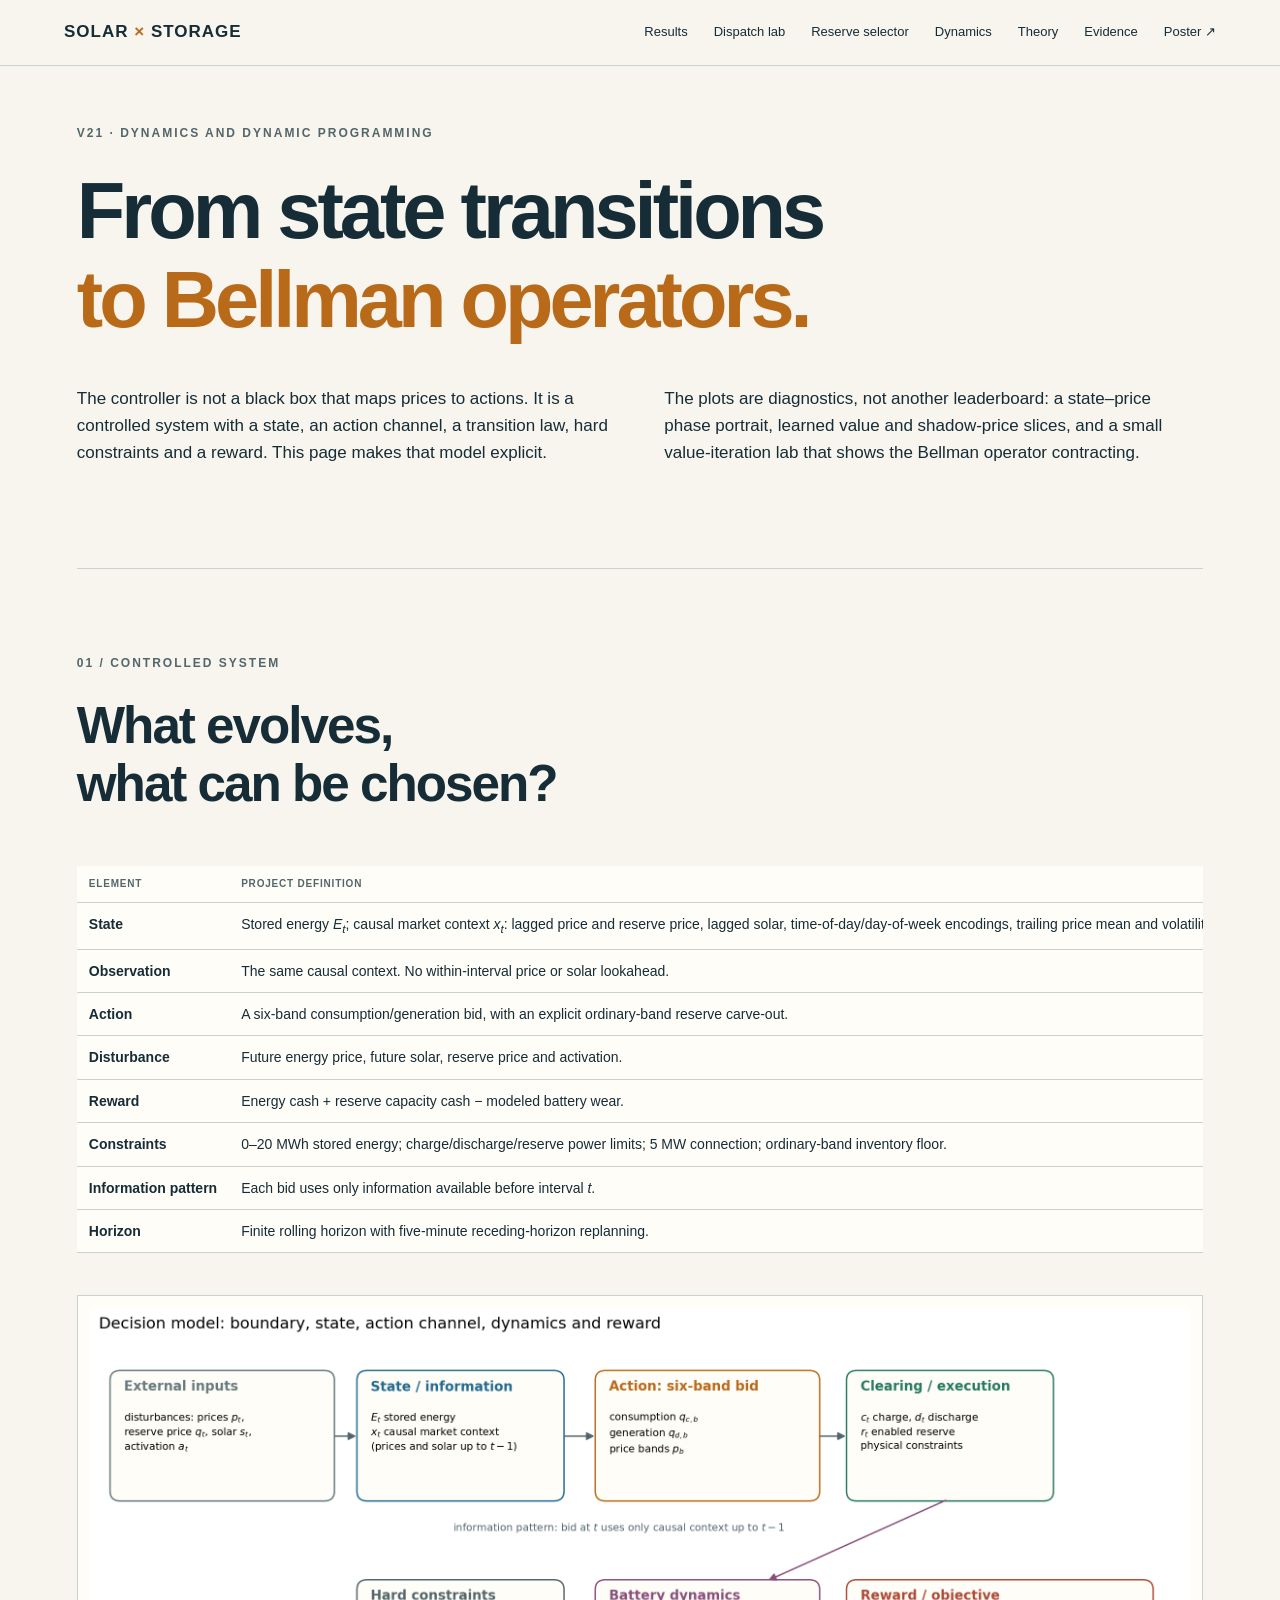
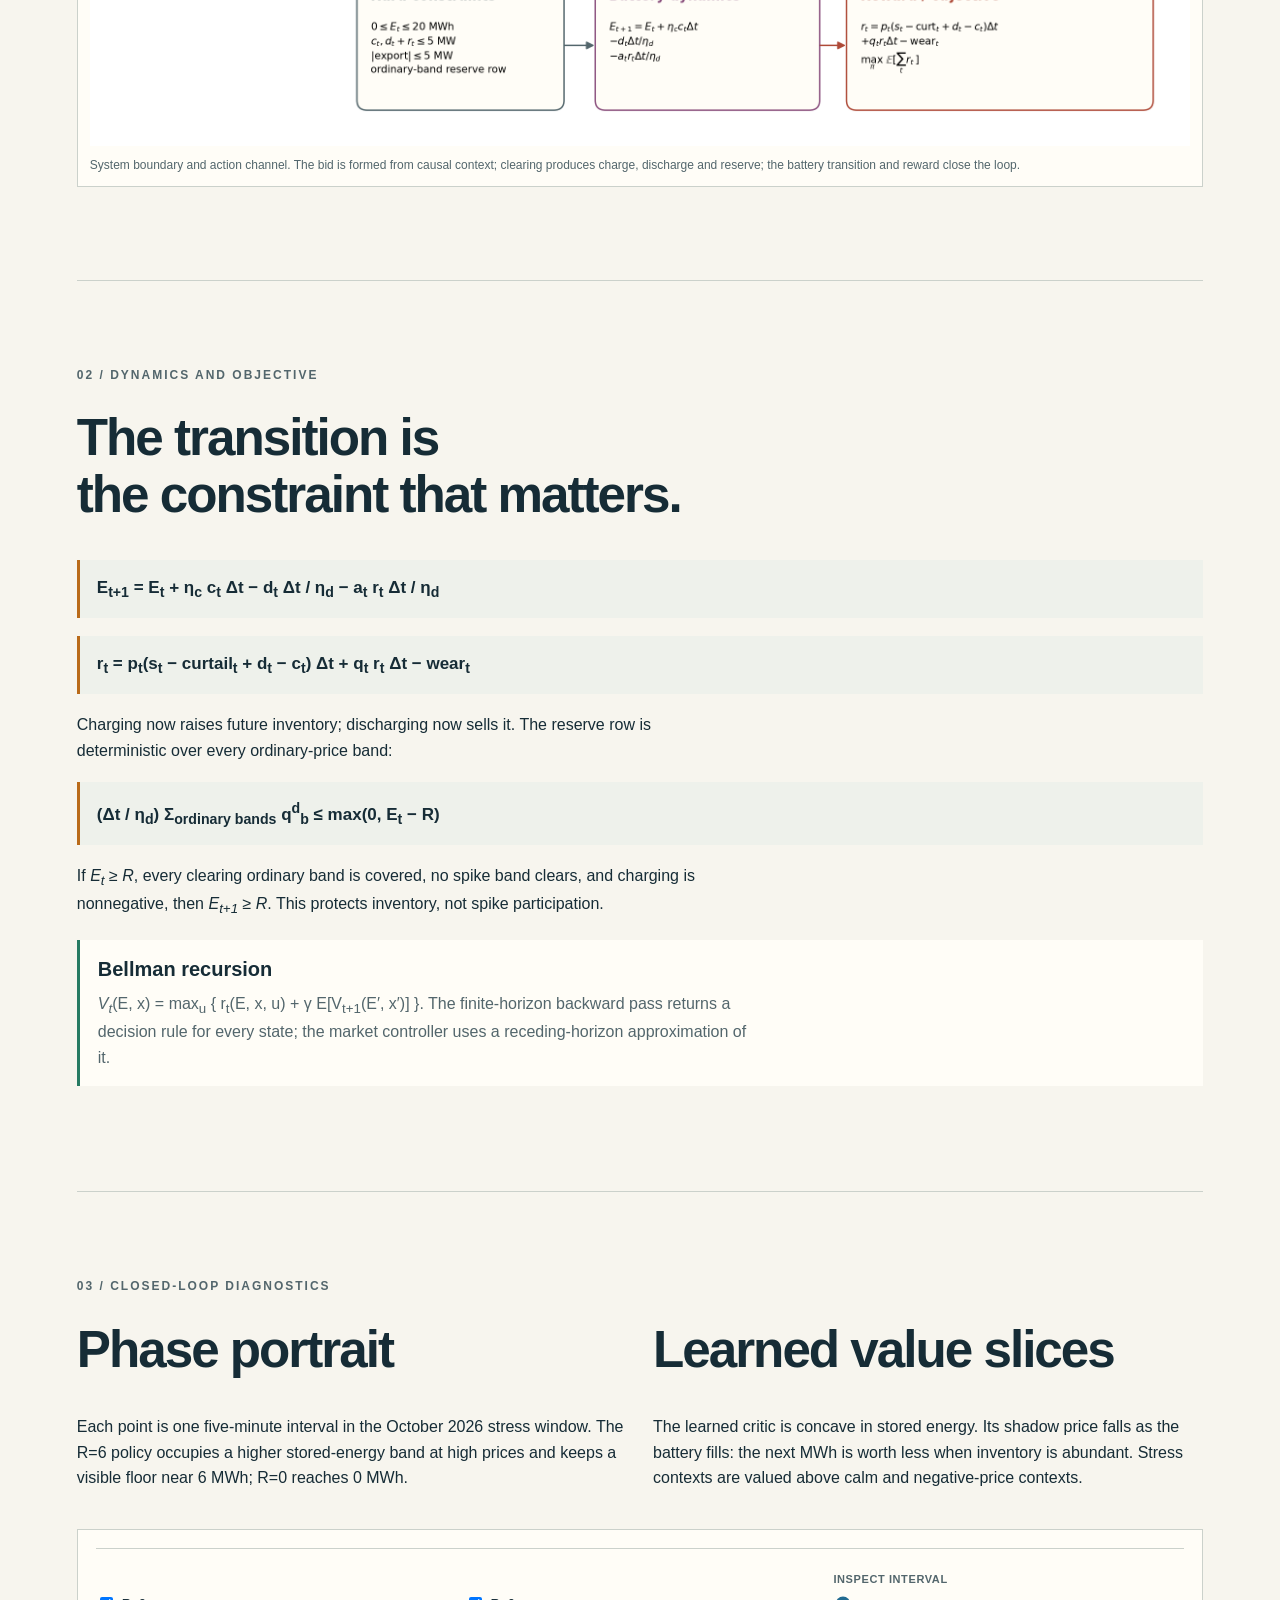
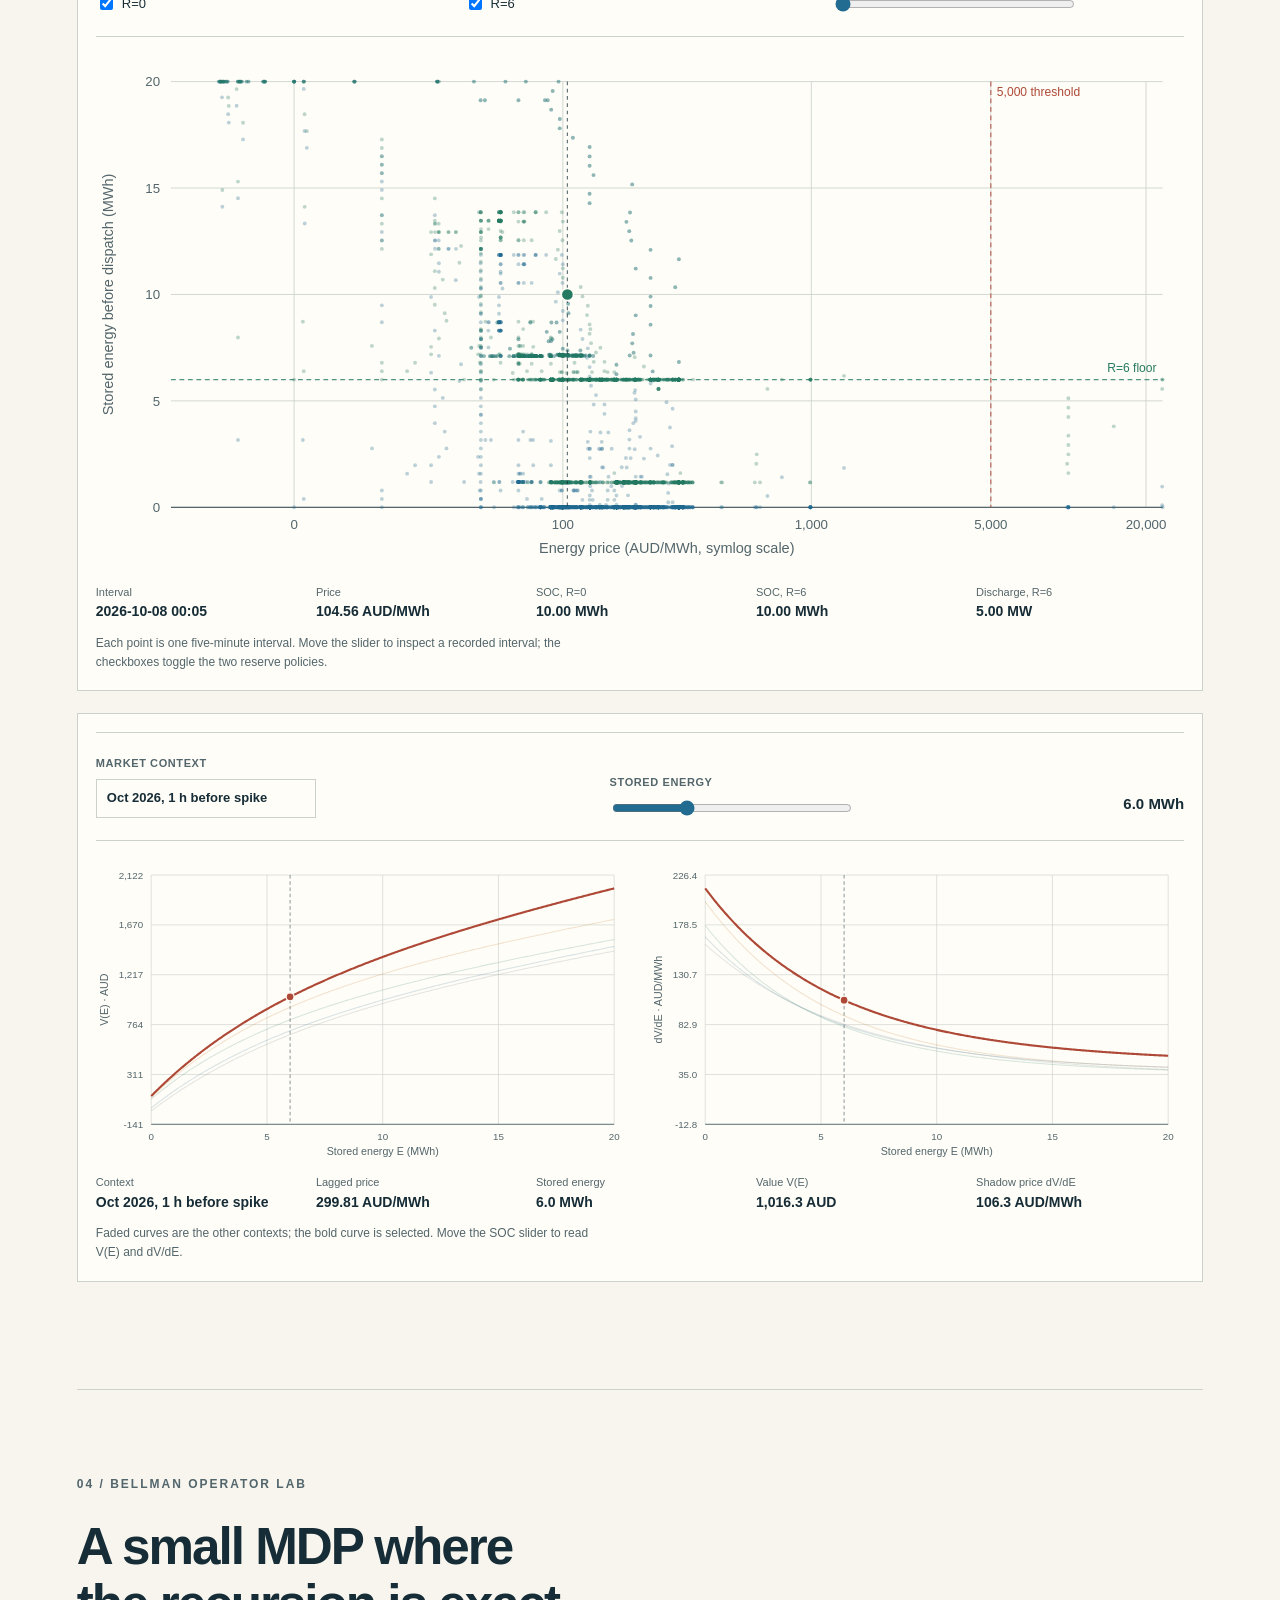
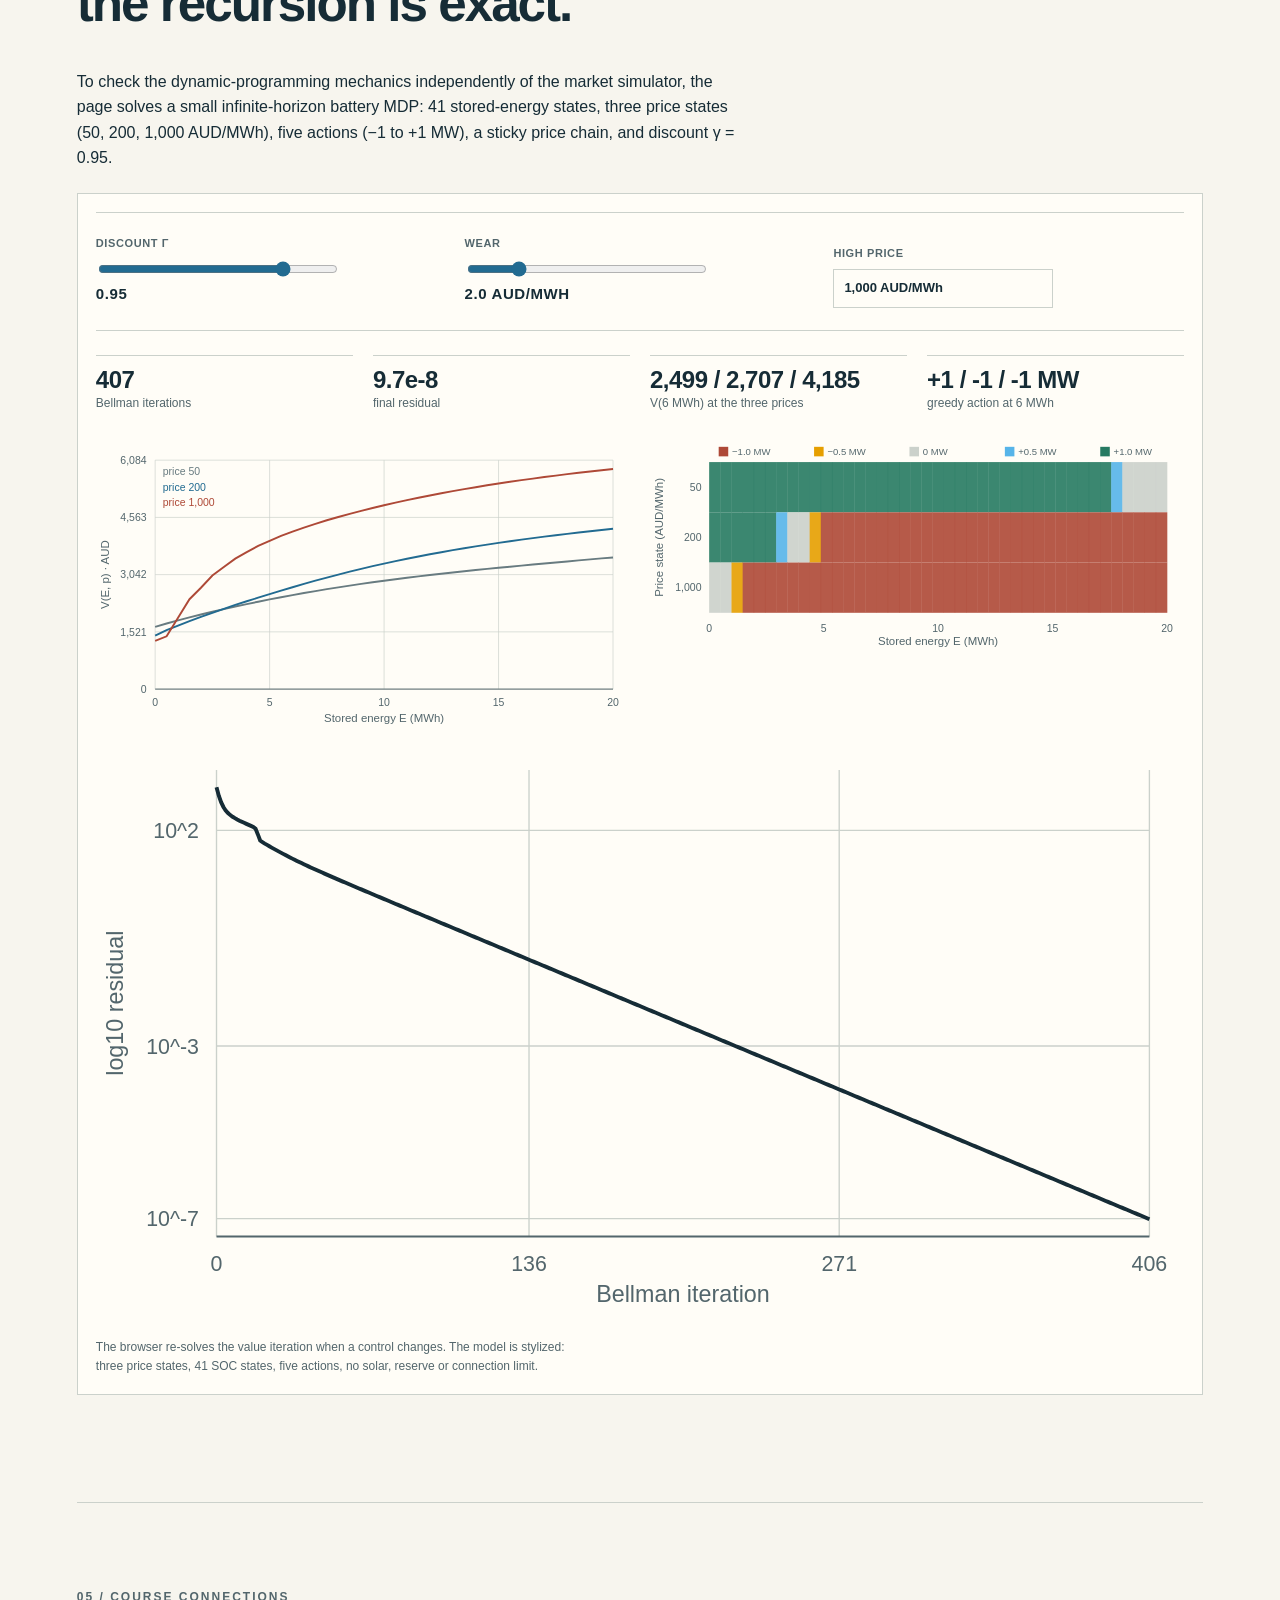
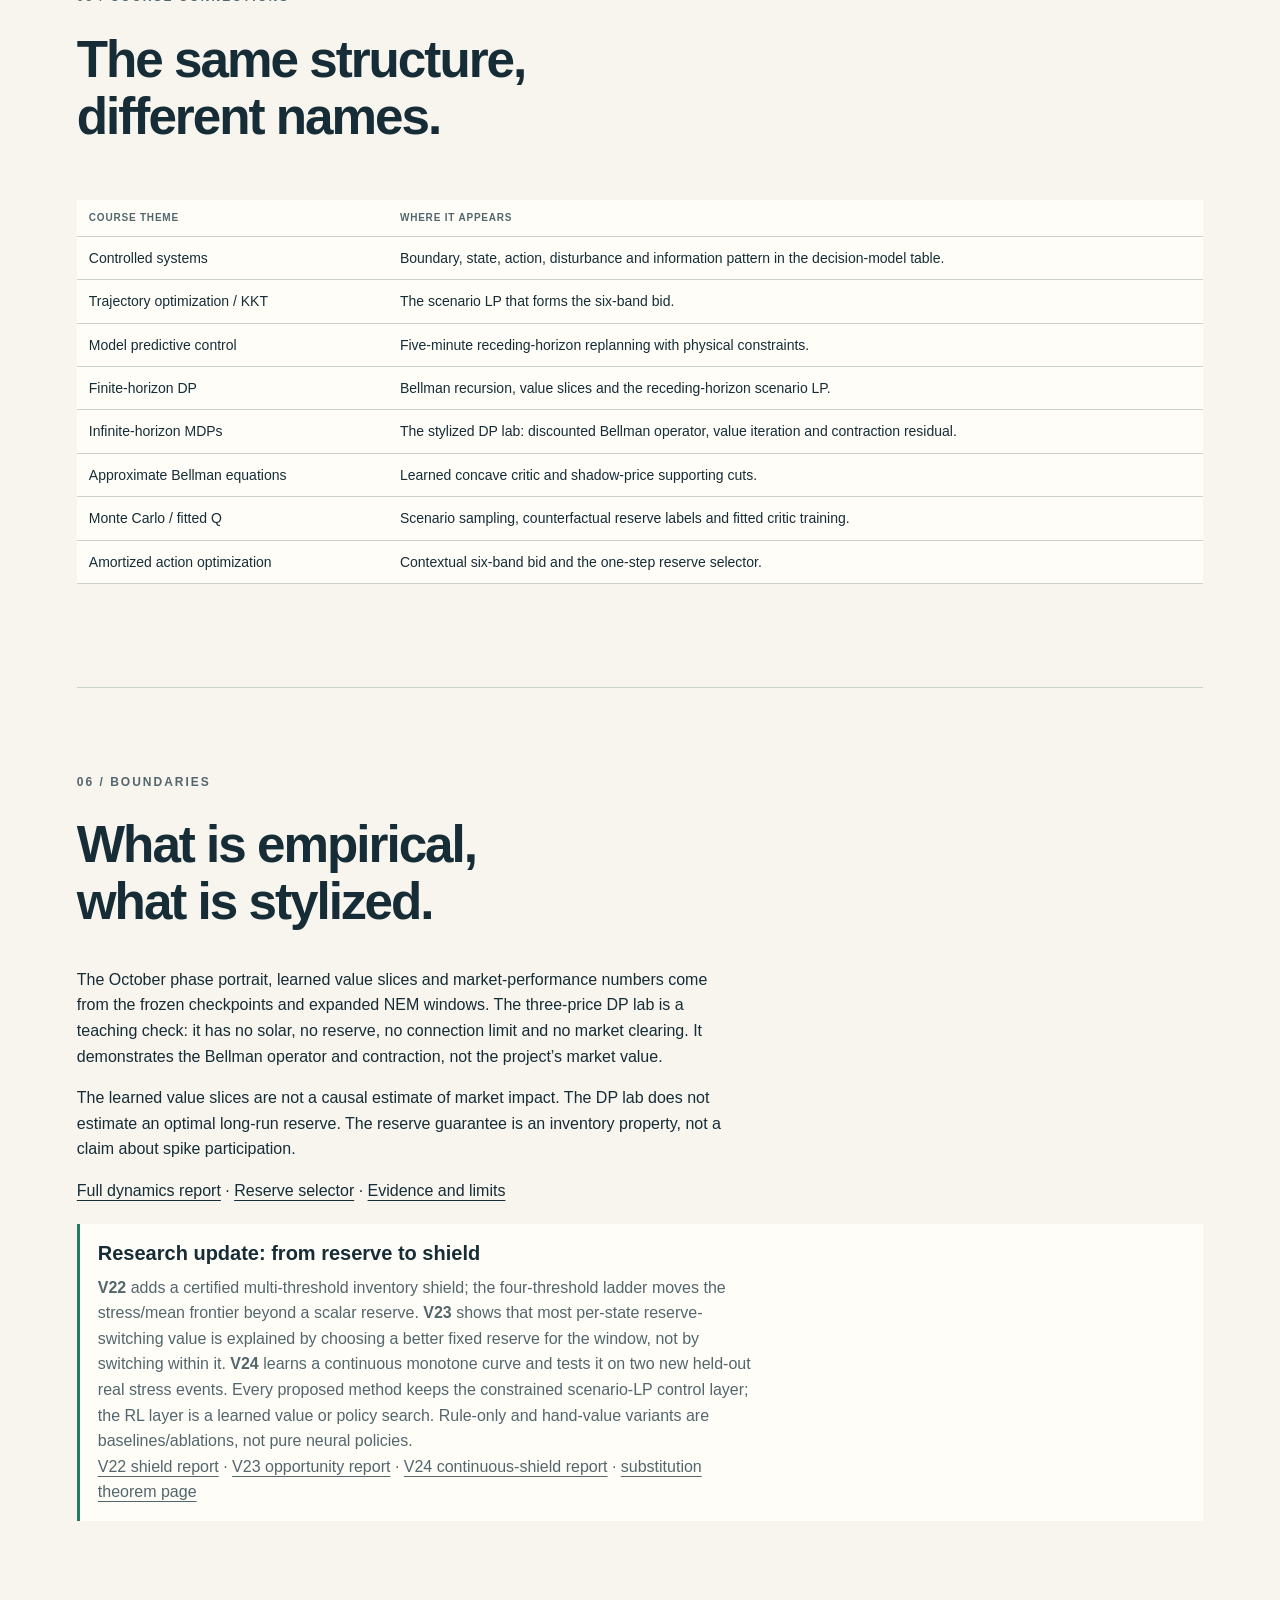
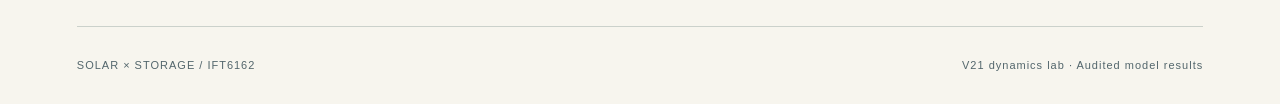
<file: dynamics.html>
<!doctype html>
<html lang="en">
<head>
<meta charset="utf-8">
<meta name="viewport" content="width=device-width, initial-scale=1">
<meta name="description" content="V21 dynamics and dynamic-programming view of the solar-battery decision problem: state, action, transition, reward, Bellman recursion, value and shadow-price slices, and a stylized DP lab.">
<title>Dynamics &amp; Bellman lab — Solar × Storage</title>
<link rel="icon" href="data:image/svg+xml,%3Csvg xmlns='http://www.w3.org/2000/svg' viewBox='0 0 64 64'%3E%3Crect width='64' height='64' rx='10' fill='%23162c36'/%3E%3Ccircle cx='32' cy='32' r='15' fill='none' stroke='%23b96a19' stroke-width='5'/%3E%3Cpath d='M32 12v8M32 44v8M12 32h8M44 32h8' stroke='%23f7f5ee' stroke-width='4'/%3E%3C/svg%3E">
<link rel="stylesheet" href="style.css">
<style>
  .dynamics-hero{padding-top:58px}
  .dynamics-hero h1{font-size:clamp(40px,6.2vw,86px);letter-spacing:-4px}
  .dynamics-hero .intro{max-width:1120px}
  .dynamics-hero .intro p{font-size:17px}
  .eq{background:#eef1eb;border-left:3px solid var(--gold);padding:14px 17px;margin:18px 0;font:600 17px/1.7 'Manrope',sans-serif;overflow-x:auto}
  .table-scroll{overflow-x:auto}
  .model-table,.course-table{width:100%;border-collapse:collapse;font-size:14px;margin:18px 0;background:#fffdf7}
  .model-table th,.model-table td,.course-table th,.course-table td{padding:10px 12px;border-bottom:1px solid var(--line);text-align:left;vertical-align:top}
  .model-table th,.course-table th{font-size:10px;letter-spacing:.8px;text-transform:uppercase;color:var(--muted)}
  .model-table td:first-child{width:20%;font-weight:700}
  .figure{margin:24px 0 8px;background:#fffdf7;border:1px solid var(--line);padding:12px}
  .figure img{display:block;width:100%;height:auto}
  .figure figcaption{font-size:12px;color:var(--muted);margin-top:10px;line-height:1.5}
  .two-up{display:grid;grid-template-columns:1fr 1fr;gap:26px;align-items:start}
  .callout{background:#fffdf7;border-left:3px solid var(--green);padding:16px 18px;margin:20px 0}
  .callout h3{margin:0 0 8px}
  .callout p{margin:0;color:var(--muted)}
  .stat-row{display:grid;grid-template-columns:repeat(4,1fr);gap:20px;margin:24px 0}
  .stat-row div{border-top:1px solid var(--line);padding-top:10px;font-size:12px;color:var(--muted)}
  .stat-row strong{display:block;color:var(--ink);font:600 24px 'Manrope',sans-serif;letter-spacing:-.5px}
  .interactive{background:#fffdf7;border:1px solid var(--line);padding:18px;margin:22px 0}
  .controls{display:flex;flex-wrap:wrap;gap:18px;align-items:flex-end;margin-bottom:12px}
  .controls label{display:flex;flex-direction:column;gap:6px;font-size:11px;letter-spacing:.6px;text-transform:uppercase;color:var(--muted);font-weight:700;max-width:100%;flex:1 1 220px}
  .controls label.check{flex-direction:row;align-items:center;text-transform:none;letter-spacing:0;font-size:13px;font-weight:400;color:var(--ink)}
  .controls input[type=range]{width:100%;max-width:240px;accent-color:var(--blue)}
  .controls select{appearance:none;border:1px solid var(--line);background:#fffdf7;color:var(--ink);padding:8px 10px;font:inherit;font-size:13px;min-width:0;max-width:100%;width:220px}
  .control-value{font:600 15px 'Manrope',sans-serif;color:var(--ink);padding-bottom:6px}
  .chart-pair{display:grid;grid-template-columns:1fr 1fr;gap:20px;align-items:start}
  .chart-pair svg,.interactive>svg{width:100%;height:auto;background:#fffdf7;margin-top:6px}
  .dp-residual{max-width:100%;margin-top:14px}
  .readout-inline{display:grid;grid-template-columns:repeat(5,1fr);gap:12px;margin:14px 0 0;font-size:11px;color:var(--muted);line-height:1.4}
  .readout-inline span{display:block}
  .readout-inline strong{display:block;color:var(--ink);font-size:14px;margin-top:2px}
  .interactive .caption{margin:12px 0 0}
  @media(max-width:900px){.two-up{grid-template-columns:1fr}.chart-pair{grid-template-columns:1fr}.stat-row{grid-template-columns:repeat(2,1fr)}}
  @media(max-width:620px){.stat-row{grid-template-columns:1fr}.model-table,.course-table{font-size:12px}}
</style>
</head>
<body>
<header>
  <a class="wordmark" href="index.html">SOLAR <span>×</span> STORAGE</a>
  <nav aria-label="Main">
    <a href="index.html#results">Results</a>
    <a href="index.html#replay">Dispatch lab</a>
    <a href="reserve_selector.html">Reserve selector</a>
    <a href="dynamics.html" aria-current="page">Dynamics</a><a href="theory.html">Theory</a>
    <a href="index.html#protocol">Evidence</a>
    <a href="downloads/solar-storage-poster.pdf">Poster ↗</a>
  </nav>
</header>
<main>
<section class="hero dynamics-hero">
  <p class="eyebrow">V21 · Dynamics and dynamic programming</p>
  <h1>From state transitions<br><em>to Bellman operators.</em></h1>
  <div class="intro">
    <p>The controller is not a black box that maps prices to actions. It is a controlled system with a state, an action channel, a transition law, hard constraints and a reward. This page makes that model explicit.</p>
    <p>The plots are diagnostics, not another leaderboard: a state–price phase portrait, learned value and shadow-price slices, and a small value-iteration lab that shows the Bellman operator contracting.</p>
  </div>
</section>

<section>
  <p class="eyebrow">01 / Controlled system</p>
  <h2>What evolves,<br>what can be chosen?</h2>
  <div class="table-scroll">
  <table class="model-table">
    <thead><tr><th scope="col">Element</th><th scope="col">Project definition</th></tr></thead>
    <tbody>
      <tr><td>State</td><td>Stored energy <i>E<sub>t</sub></i>; causal market context <i>x<sub>t</sub></i>: lagged price and reserve price, lagged solar, time-of-day/day-of-week encodings, trailing price mean and volatility.</td></tr>
      <tr><td>Observation</td><td>The same causal context. No within-interval price or solar lookahead.</td></tr>
      <tr><td>Action</td><td>A six-band consumption/generation bid, with an explicit ordinary-band reserve carve-out.</td></tr>
      <tr><td>Disturbance</td><td>Future energy price, future solar, reserve price and activation.</td></tr>
      <tr><td>Reward</td><td>Energy cash + reserve capacity cash − modeled battery wear.</td></tr>
      <tr><td>Constraints</td><td>0–20 MWh stored energy; charge/discharge/reserve power limits; 5 MW connection; ordinary-band inventory floor.</td></tr>
      <tr><td>Information pattern</td><td>Each bid uses only information available before interval <i>t</i>.</td></tr>
      <tr><td>Horizon</td><td>Finite rolling horizon with five-minute receding-horizon replanning.</td></tr>
    </tbody>
  </table>
  </div>
  <figure class="figure">
    <img src="assets/v21_dynamics/fig_dynamics_system.png" alt="Decision-model diagram showing external inputs, state, six-band action, clearing, battery dynamics, reward and hard constraints.">
    <figcaption>System boundary and action channel. The bid is formed from causal context; clearing produces charge, discharge and reserve; the battery transition and reward close the loop.</figcaption>
  </figure>
</section>

<section>
  <p class="eyebrow">02 / Dynamics and objective</p>
  <h2>The transition is<br>the constraint that matters.</h2>
  <div class="eq">E<sub>t+1</sub> = E<sub>t</sub> + η<sub>c</sub> c<sub>t</sub> Δt − d<sub>t</sub> Δt / η<sub>d</sub> − a<sub>t</sub> r<sub>t</sub> Δt / η<sub>d</sub></div>
  <div class="eq">r<sub>t</sub> = p<sub>t</sub>(s<sub>t</sub> − curtail<sub>t</sub> + d<sub>t</sub> − c<sub>t</sub>) Δt + q<sub>t</sub> r<sub>t</sub> Δt − wear<sub>t</sub></div>
  <p>Charging now raises future inventory; discharging now sells it. The reserve row is deterministic over every ordinary-price band:</p>
  <div class="eq">(Δt / η<sub>d</sub>) Σ<sub>ordinary bands</sub> q<sup>d</sup><sub>b</sub> ≤ max(0, E<sub>t</sub> − R)</div>
  <p>If <i>E<sub>t</sub></i> ≥ <i>R</i>, every clearing ordinary band is covered, no spike band clears, and charging is nonnegative, then <i>E<sub>t+1</sub></i> ≥ <i>R</i>. This protects inventory, not spike participation.</p>
  <div class="callout">
    <h3>Bellman recursion</h3>
    <p><i>V<sub>t</sub></i>(E, x) = max<sub>u</sub> { r<sub>t</sub>(E, x, u) + γ E[V<sub>t+1</sub>(E′, x′)] }. The finite-horizon backward pass returns a decision rule for every state; the market controller uses a receding-horizon approximation of it.</p>
  </div>
</section>

<section>
  <p class="eyebrow">03 / Closed-loop diagnostics</p>
  <div class="two-up">
    <div>
      <h2>Phase portrait</h2>
      <p>Each point is one five-minute interval in the October 2026 stress window. The R=6 policy occupies a higher stored-energy band at high prices and keeps a visible floor near 6 MWh; R=0 reaches 0 MWh.</p>
    </div>
    <div>
      <h2>Learned value slices</h2>
      <p>The learned critic is concave in stored energy. Its shadow price falls as the battery fills: the next MWh is worth less when inventory is abundant. Stress contexts are valued above calm and negative-price contexts.</p>
    </div>
  </div>
  <div class="interactive">
    <div class="controls">
      <label class="check"><input id="phaseR0" type="checkbox" checked> R=0</label>
      <label class="check"><input id="phaseR6" type="checkbox" checked> R=6</label>
      <label>Inspect interval <input id="phaseStep" type="range" min="0" max="2015" value="0"></label>
    </div>
    <svg id="phaseChart" viewBox="0 0 900 420" role="img" aria-label="Interactive phase portrait of stored energy versus energy price for R=0 and R=6 in October 2026"></svg>
    <div class="readout-inline" id="phaseReadout" aria-live="polite"></div>
    <p class="caption">Each point is one five-minute interval. Move the slider to inspect a recorded interval; the checkboxes toggle the two reserve policies.</p>
  </div>
  <noscript><figure class="figure"><img src="assets/v21_dynamics/fig_dynamics_phase.png" alt="Phase portrait of stored energy versus energy price for R=0 and R=6 in October 2026."><figcaption>State–price phase portrait.</figcaption></figure></noscript>
  <div class="interactive">
    <div class="controls">
      <label>Market context <select id="valueContext"></select></label>
      <label>Stored energy <input id="valueSoc" type="range" min="0" max="20" step="0.1" value="6"></label>
      <span class="control-value" id="valueSocLabel">6.0 MWh</span>
    </div>
    <div class="chart-pair">
      <svg id="valueChartV" viewBox="0 0 600 340" role="img" aria-label="Learned continuation value versus stored energy"></svg>
      <svg id="valueChartL" viewBox="0 0 600 340" role="img" aria-label="Learned shadow price versus stored energy"></svg>
    </div>
    <div class="readout-inline" id="valueReadout" aria-live="polite"></div>
    <p class="caption">Faded curves are the other contexts; the bold curve is selected. Move the SOC slider to read V(E) and dV/dE.</p>
  </div>
  <noscript><figure class="figure"><img src="assets/v21_dynamics/fig_dynamics_value.png" alt="Learned continuation value and shadow price versus stored energy for five market contexts."><figcaption>Learned continuation value and shadow price.</figcaption></figure></noscript>
</section>

<section>
  <p class="eyebrow">04 / Bellman operator lab</p>
  <h2>A small MDP where<br>the recursion is exact.</h2>
  <p>To check the dynamic-programming mechanics independently of the market simulator, the page solves a small infinite-horizon battery MDP: 41 stored-energy states, three price states (50, 200, 1,000 AUD/MWh), five actions (−1 to +1 MW), a sticky price chain, and discount γ = 0.95.</p>
  <div class="interactive">
    <div class="controls">
      <label>Discount γ <input id="dpGamma" type="range" min="0.80" max="0.99" step="0.01" value="0.95"><span class="control-value" id="dpGammaLabel">0.95</span></label>
      <label>Wear <input id="dpWear" type="range" min="0" max="10" step="0.5" value="2"><span class="control-value" id="dpWearLabel">2.0 AUD/MWh</span></label>
      <label>High price <select id="dpHigh"><option value="500">500 AUD/MWh</option><option value="1000" selected>1,000 AUD/MWh</option><option value="2000">2,000 AUD/MWh</option></select></label>
    </div>
    <div class="stat-row" id="dpStats" aria-live="polite"></div>
    <div class="chart-pair">
      <svg id="dpValueChart" viewBox="0 0 560 300" role="img" aria-label="Value function for the stylized battery MDP"></svg>
      <svg id="dpPolicyChart" viewBox="0 0 560 220" role="img" aria-label="Greedy action map for the stylized battery MDP"></svg>
    </div>
    <svg id="dpResidualChart" class="dp-residual" viewBox="0 0 560 300" role="img" aria-label="Bellman contraction residual"></svg>
    <p class="caption">The browser re-solves the value iteration when a control changes. The model is stylized: three price states, 41 SOC states, five actions, no solar, reserve or connection limit.</p>
  </div>
  <noscript><figure class="figure"><img src="assets/v21_dynamics/fig_dynamics_dp.png" alt="Value function, greedy action map and Bellman contraction residual for a stylized battery MDP."><figcaption>Stylized DP lab.</figcaption></figure></noscript>
</section>

<section>
  <p class="eyebrow">05 / Course connections</p>
  <h2>The same structure,<br>different names.</h2>
  <div class="table-scroll">
  <table class="course-table">
    <thead><tr><th scope="col">Course theme</th><th scope="col">Where it appears</th></tr></thead>
    <tbody>
      <tr><td>Controlled systems</td><td>Boundary, state, action, disturbance and information pattern in the decision-model table.</td></tr>
      <tr><td>Trajectory optimization / KKT</td><td>The scenario LP that forms the six-band bid.</td></tr>
      <tr><td>Model predictive control</td><td>Five-minute receding-horizon replanning with physical constraints.</td></tr>
      <tr><td>Finite-horizon DP</td><td>Bellman recursion, value slices and the receding-horizon scenario LP.</td></tr>
      <tr><td>Infinite-horizon MDPs</td><td>The stylized DP lab: discounted Bellman operator, value iteration and contraction residual.</td></tr>
      <tr><td>Approximate Bellman equations</td><td>Learned concave critic and shadow-price supporting cuts.</td></tr>
      <tr><td>Monte Carlo / fitted Q</td><td>Scenario sampling, counterfactual reserve labels and fitted critic training.</td></tr>
      <tr><td>Amortized action optimization</td><td>Contextual six-band bid and the one-step reserve selector.</td></tr>
    </tbody>
  </table>
  </div>
</section>

<section>
  <p class="eyebrow">06 / Boundaries</p>
  <h2>What is empirical,<br>what is stylized.</h2>
  <p>The October phase portrait, learned value slices and market-performance numbers come from the frozen checkpoints and expanded NEM windows. The three-price DP lab is a teaching check: it has no solar, no reserve, no connection limit and no market clearing. It demonstrates the Bellman operator and contraction, not the project’s market value.</p>
  <p>The learned value slices are not a causal estimate of market impact. The DP lab does not estimate an optimal long-run reserve. The reserve guarantee is an inventory property, not a claim about spike participation.</p>
  <p><a href="https://github.com/mohamedsamirx/RL_Final_Project/blob/main/reports/v21_dynamics/README.md">Full dynamics report</a> · <a href="reserve_selector.html">Reserve selector</a> · <a href="index.html#protocol">Evidence and limits</a></p>
  <div class="callout">
    <h3>Research update: from reserve to shield</h3>
    <p><b>V22</b> adds a certified multi-threshold inventory shield; the four-threshold ladder moves the stress/mean frontier beyond a scalar reserve. <b>V23</b> shows that most per-state reserve-switching value is explained by choosing a better fixed reserve for the window, not by switching within it. <b>V24</b> learns a continuous monotone curve and tests it on two new held-out real stress events. Every proposed method keeps the constrained scenario-LP control layer; the RL layer is a learned value or policy search. Rule-only and hand-value variants are baselines/ablations, not pure neural policies.</p>
    <p><a href="https://github.com/mohamedsamirx/RL_Final_Project/blob/main/reports/v22_pcis/README.md">V22 shield report</a> · <a href="https://github.com/mohamedsamirx/RL_Final_Project/blob/main/reports/v23_reserve_opportunity/README.md">V23 opportunity report</a> · <a href="https://github.com/mohamedsamirx/RL_Final_Project/blob/main/reports/v24_continuous_pcis/README.md">V24 continuous-shield report</a> · <a href="theory.html">substitution theorem page</a></p>
  </div>
</section>
</main>
<footer><span>SOLAR × STORAGE / IFT6162</span><span>V21 dynamics lab · Audited model results</span></footer>
<script defer src="dynamics.js"></script>
</body></html>
</file>
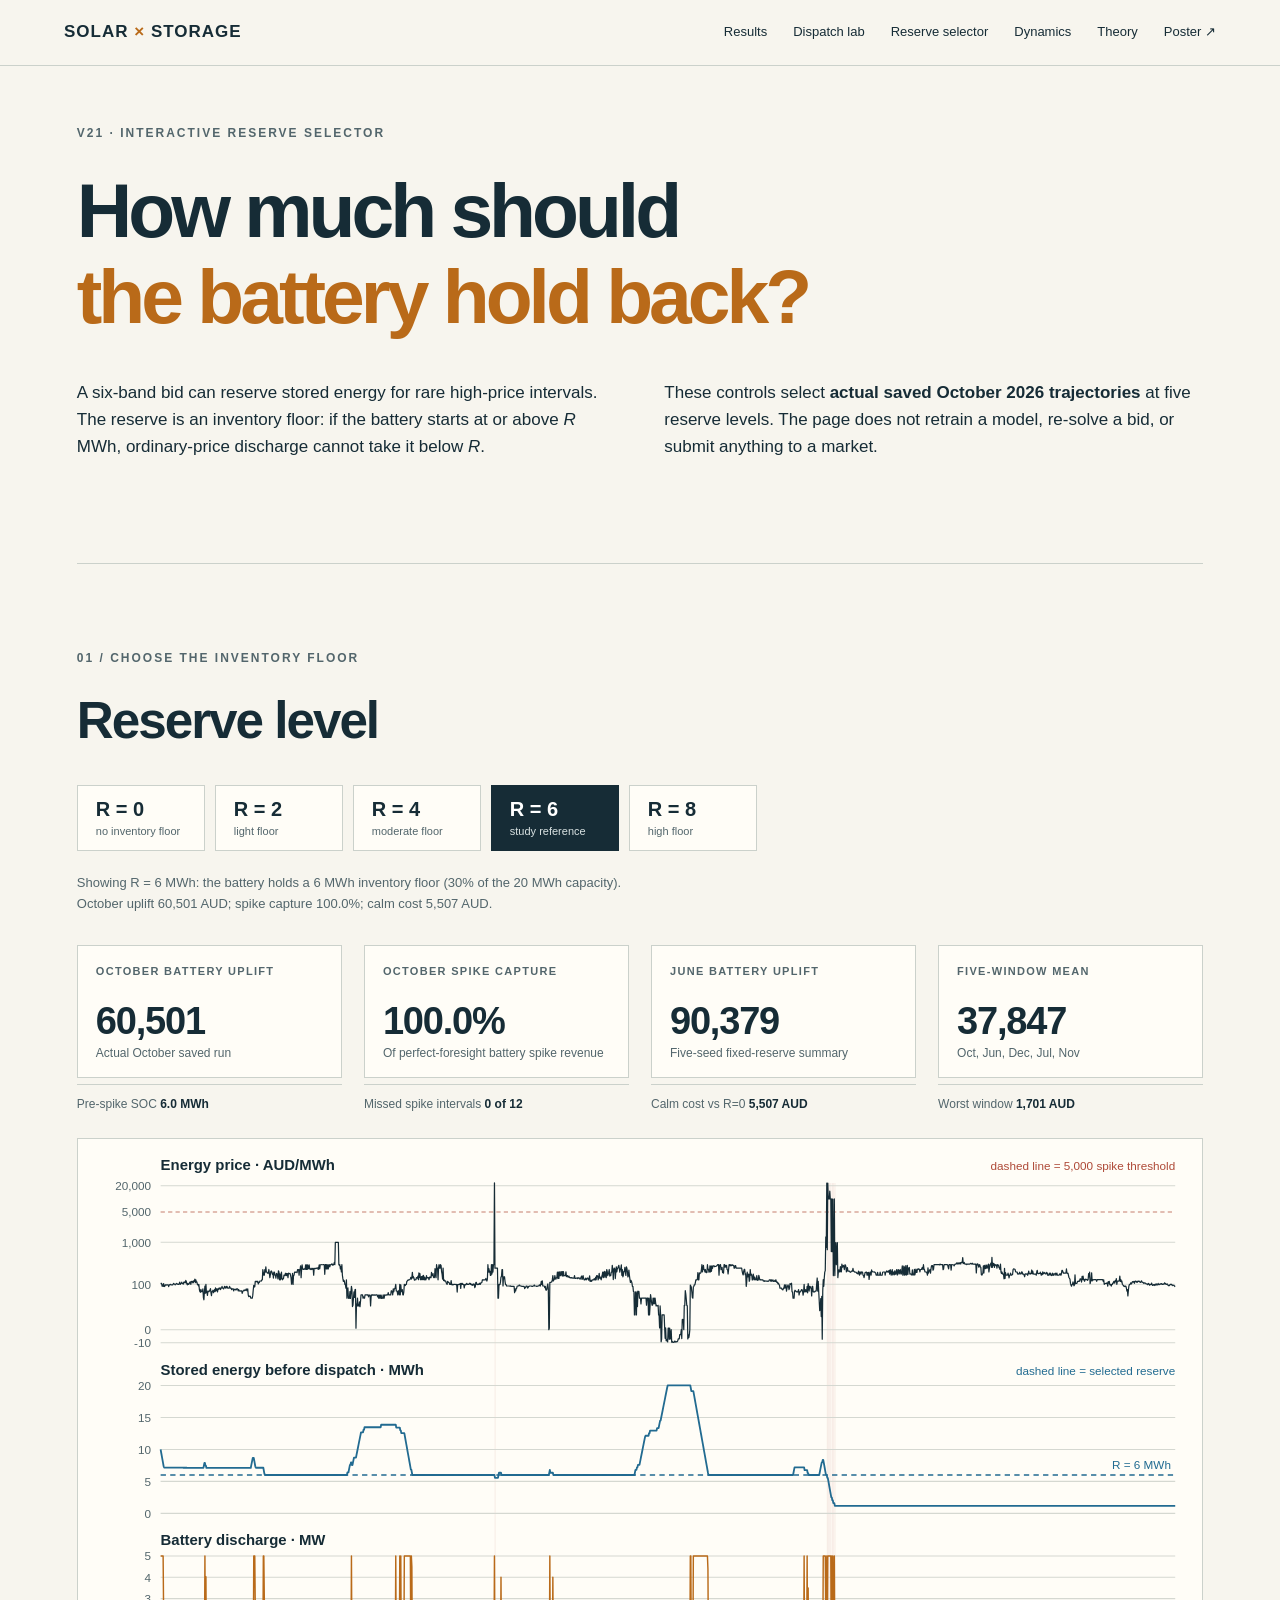
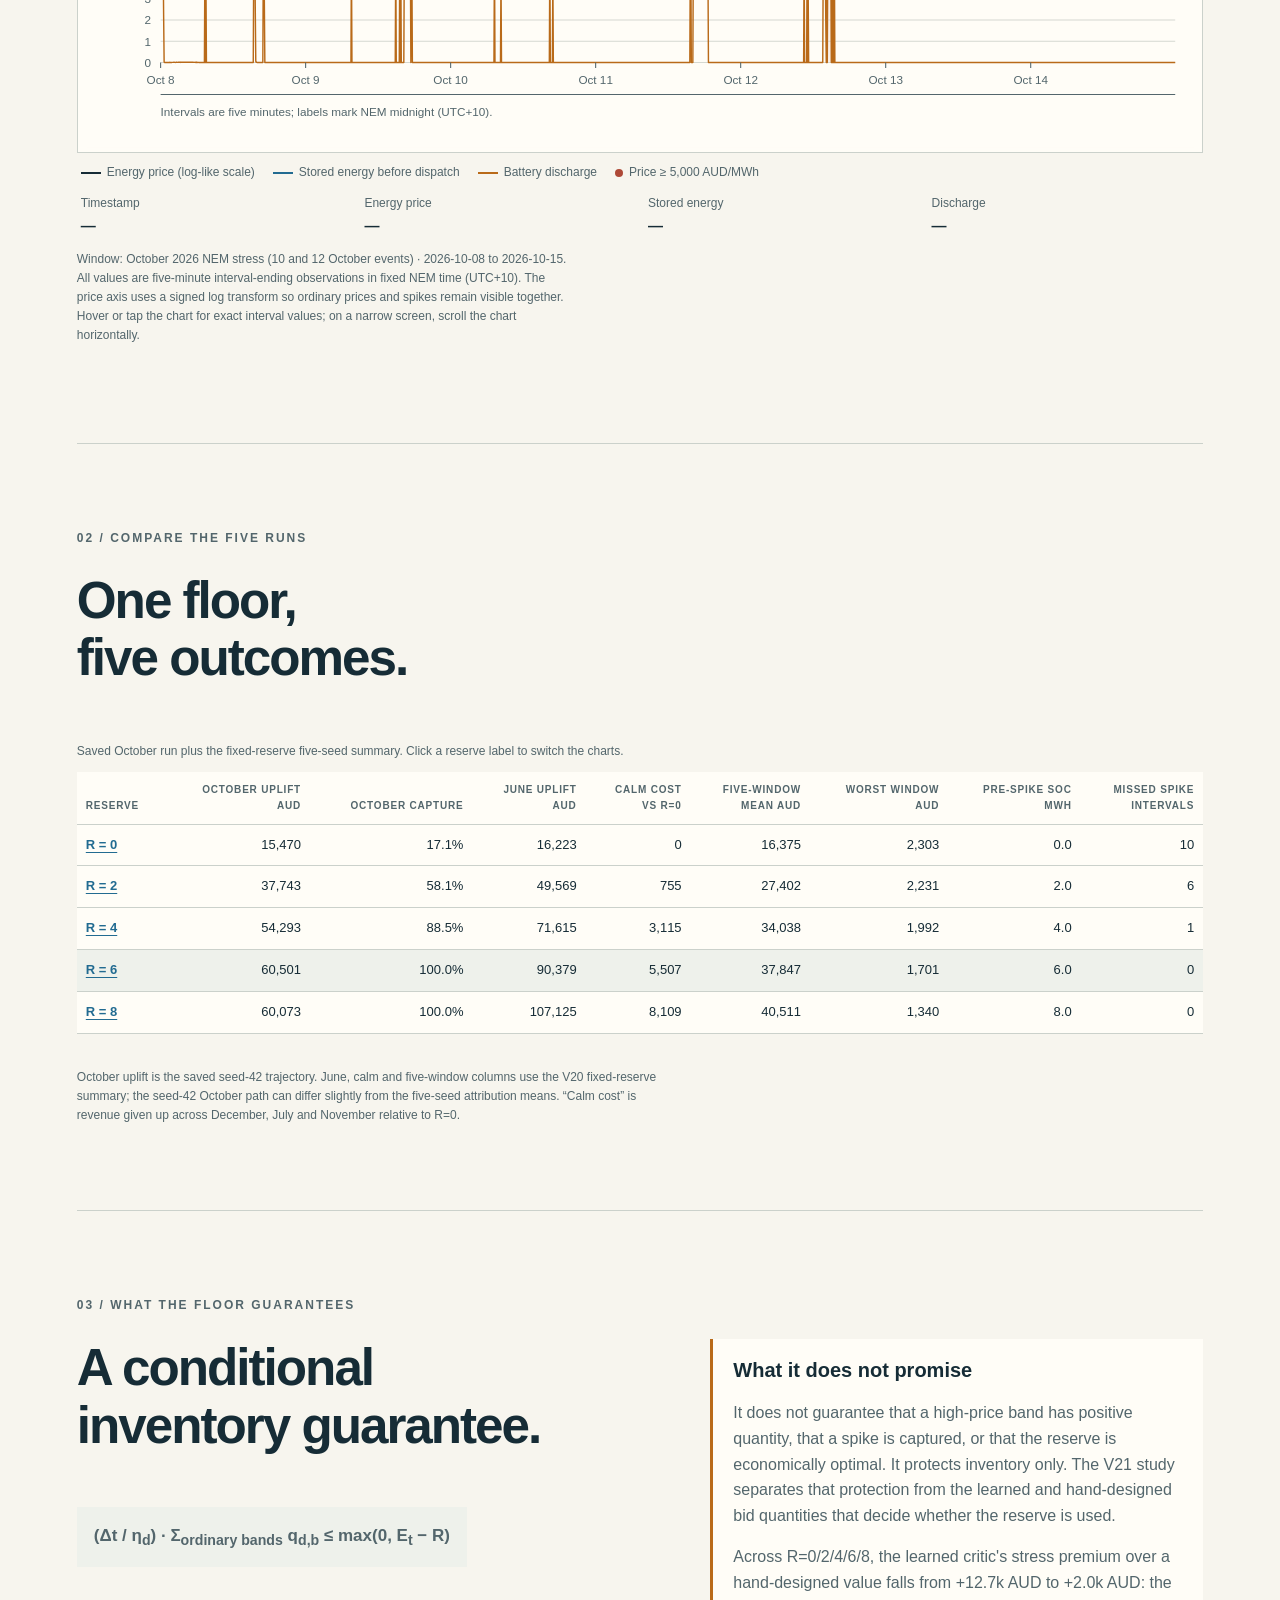
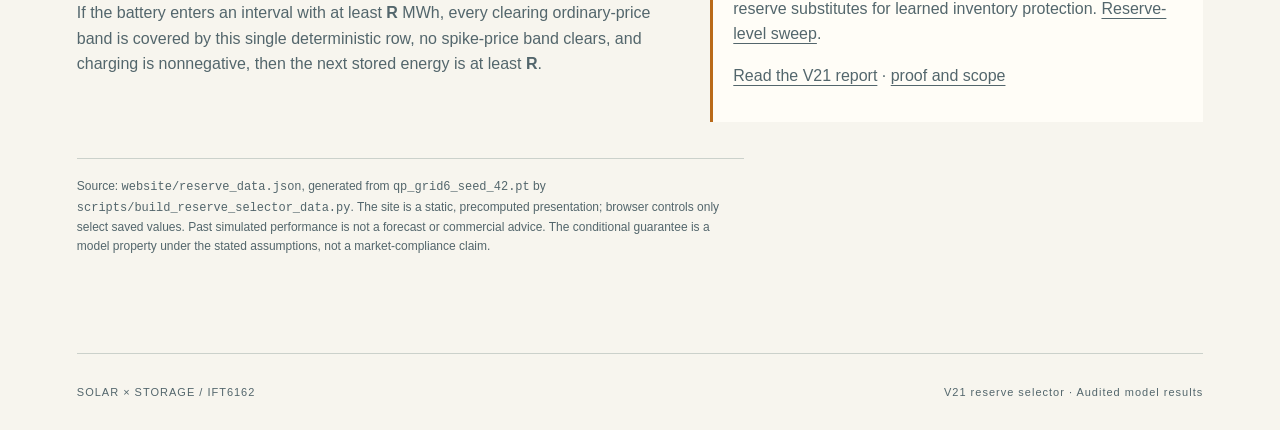
<file: reserve_selector.html>
<!doctype html>
<html lang="en">
<head>
<meta charset="utf-8">
<meta name="viewport" content="width=device-width, initial-scale=1">
<meta name="description" content="Interactive reserve selector for the V21 solar-battery study. Compare actual saved October 2026 trajectories at 0, 2, 4, 6 and 8 MWh inventory floors.">
<title>Reserve selector — Solar × Storage</title>
<link rel="icon" href="data:image/svg+xml,%3Csvg xmlns='http://www.w3.org/2000/svg' viewBox='0 0 64 64'%3E%3Crect width='64' height='64' rx='10' fill='%23162c36'/%3E%3Ccircle cx='32' cy='32' r='15' fill='none' stroke='%23b96a19' stroke-width='5'/%3E%3Cpath d='M32 12v8M32 44v8M12 32h8M44 32h8' stroke='%23f7f5ee' stroke-width='4'/%3E%3C/svg%3E">
<link rel="stylesheet" href="style.css">
<style>
  .selector-hero{padding-top:58px}
  .selector-hero h1{font-size:clamp(40px,6vw,82px);letter-spacing:-4px}
  .selector-hero .intro{max-width:1120px}
  .selector-hero .intro p{font-size:17px}
  .selector-controls{display:flex;flex-wrap:wrap;gap:10px;margin:28px 0 22px}
  .reserve-button{appearance:none;border:1px solid var(--line);background:#fffdf7;color:var(--ink);padding:12px 18px;min-width:128px;text-align:left;cursor:pointer;font:inherit;transition:background .15s,border-color .15s,transform .15s}
  .reserve-button:hover{border-color:var(--blue);transform:translateY(-1px)}
  .reserve-button[aria-pressed="true"]{background:var(--ink);color:#fff;border-color:var(--ink)}
  .reserve-button span{display:block;font:700 20px 'Manrope',sans-serif;line-height:1.1}
  .reserve-button small{display:block;font-size:11px;color:var(--muted);margin-top:4px;line-height:1.3}
  .reserve-button[aria-pressed="true"] small{color:#d9e2e2}
  .selection-note{font-size:13px;color:var(--muted);margin:0 0 24px;max-width:78ch}
  .summary-grid{display:grid;grid-template-columns:repeat(4,1fr);gap:22px;margin:30px 0 6px}
  .summary-card{background:#fffdf7;border:1px solid var(--line);padding:18px 18px 15px}
  .summary-card .label{display:block;font-size:11px;letter-spacing:1.3px;text-transform:uppercase;color:var(--muted);font-weight:700;line-height:1.35;min-height:2.7em}
  .summary-card strong{display:block;font:600 clamp(25px,3vw,38px) 'Manrope',sans-serif;letter-spacing:-1.2px;line-height:1.1;margin:7px 0 3px}
  .summary-card small{display:block;color:var(--muted);font-size:12px;line-height:1.4}
  .summary-sub{display:grid;grid-template-columns:repeat(4,1fr);gap:22px;margin:0 0 12px}
  .summary-sub div{border-top:1px solid var(--line);padding-top:10px;font-size:12px;color:var(--muted)}
  .summary-sub strong{color:var(--ink);font-weight:700}
  .chart-wrap{position:relative;margin:24px 0 0;background:#fffdf7;border:1px solid var(--line);padding:12px 8px 4px}
  #reserveChart{display:block;width:100%;height:auto;touch-action:pan-y}
  .chart-tooltip{position:fixed;z-index:20;pointer-events:none;background:var(--ink);color:#fff;padding:9px 11px;font-size:12px;line-height:1.55;max-width:250px;box-shadow:0 4px 16px rgba(22,44,54,.18);opacity:0;transition:opacity .08s}
  .chart-tooltip.is-visible{opacity:1}
  .chart-tooltip strong{display:block;font-weight:700;margin-bottom:2px}
  .chart-tooltip span{display:block;color:#d9e2e2}
  .chart-legend{display:flex;flex-wrap:wrap;gap:18px;margin:10px 4px 2px;font-size:12px;color:var(--muted)}
  .chart-legend i{display:inline-block;width:20px;height:2px;vertical-align:middle;margin-right:6px}
  .hover-readout{display:grid;grid-template-columns:repeat(4,1fr);gap:16px;margin:12px 4px 0;font-size:12px;color:var(--muted);min-height:38px}
  .hover-readout strong{display:block;color:var(--ink);font-size:15px}
  .scroll{overflow-x:auto}
  .reserve-table{width:100%;border-collapse:collapse;font-size:13px;margin-top:20px;background:#fffdf7}
  .reserve-table th,.reserve-table td{padding:10px 9px;border-bottom:1px solid var(--line);text-align:right;white-space:nowrap}
  .reserve-table th:first-child,.reserve-table td:first-child{text-align:left}
  .reserve-table thead th{font-size:10px;letter-spacing:.8px;text-transform:uppercase;color:var(--muted);vertical-align:bottom}
  .reserve-table tbody tr[data-active="true"]{background:#eef1eb}
  .reserve-table button{appearance:none;border:0;background:none;color:var(--blue);font:inherit;font-weight:700;cursor:pointer;padding:0;text-decoration:underline;text-underline-offset:3px}
  .table-note{font-size:12px;color:var(--muted);margin:10px 0 0;max-width:90ch}
  .guarantee{display:grid;grid-template-columns:1.2fr 1fr;gap:42px;align-items:start}
  .guarantee p{color:var(--muted)}
  .guarantee-card{background:#fffdf7;border-left:3px solid var(--gold);padding:18px 20px}
  .guarantee-card h3{margin-top:0}
  .formula{font:600 17px/1.6 'Manrope',sans-serif;color:var(--ink);background:#eef1eb;padding:15px 17px;display:inline-block}
  .disclaimer{border-top:1px solid var(--line);margin-top:36px;padding-top:18px;font-size:12px;color:var(--muted);max-width:100ch}
  @media(max-width:900px){.summary-grid,.summary-sub{grid-template-columns:repeat(2,1fr)}.guarantee{grid-template-columns:1fr}}
  @media(max-width:700px){.chart-wrap{overflow-x:auto}#reserveChart{width:900px;max-width:none}}
  @media(max-width:620px){.summary-grid,.summary-sub{grid-template-columns:1fr}.selector-hero h1{letter-spacing:-2px}.reserve-button{min-width:calc(50% - 6px);flex:1}.hover-readout{grid-template-columns:repeat(2,1fr)}}
</style>
</head>
<body>
<header>
  <a class="wordmark" href="index.html">SOLAR <span>×</span> STORAGE</a>
  <nav aria-label="Main">
    <a href="index.html#results">Results</a>
    <a href="index.html#replay">Dispatch lab</a>
    <a href="reserve_selector.html" aria-current="page">Reserve selector</a><a href="dynamics.html">Dynamics</a><a href="theory.html">Theory</a>
    <a href="downloads/solar-storage-poster.pdf">Poster ↗</a>
  </nav>
</header>
<main>
<section class="hero selector-hero">
  <p class="eyebrow">V21 · Interactive reserve selector</p>
  <h1>How much should<br><em>the battery hold back?</em></h1>
  <div class="intro">
    <p>A six-band bid can reserve stored energy for rare high-price intervals. The reserve is an inventory floor: if the battery starts at or above <em>R</em> MWh, ordinary-price discharge cannot take it below <em>R</em>.</p>
    <p>These controls select <strong>actual saved October 2026 trajectories</strong> at five reserve levels. The page does not retrain a model, re-solve a bid, or submit anything to a market.</p>
  </div>
</section>

<section id="selector">
  <p class="eyebrow">01 / Choose the inventory floor</p>
  <h2 id="selectorHeading">Reserve level</h2>
  <div class="selector-controls" id="reservePicker" role="group" aria-label="Reserve level in MWh"></div>
  <p class="selection-note" id="selectionNote" aria-live="polite">Loading saved trajectories…</p>

  <div class="summary-grid" id="summaryGrid" aria-live="polite">
    <article class="summary-card"><span class="label">October battery uplift</span><strong id="cardOct">—</strong><small>Actual October saved run</small></article>
    <article class="summary-card"><span class="label">October spike capture</span><strong id="cardCapture">—</strong><small>Of perfect-foresight battery spike revenue</small></article>
    <article class="summary-card"><span class="label">June battery uplift</span><strong id="cardJune">—</strong><small>Five-seed fixed-reserve summary</small></article>
    <article class="summary-card"><span class="label">Five-window mean</span><strong id="cardMean">—</strong><small>Oct, Jun, Dec, Jul, Nov</small></article>
  </div>
  <div class="summary-sub" id="summarySub">
    <div>Pre-spike SOC <strong id="cardSoc">—</strong></div>
    <div>Missed spike intervals <strong id="cardMissed">—</strong></div>
    <div>Calm cost vs R=0 <strong id="cardCalm">—</strong></div>
    <div>Worst window <strong id="cardWorst">—</strong></div>
  </div>

  <div class="chart-wrap" id="chartWrap">
    <svg id="reserveChart" viewBox="0 0 1040 560" role="img" aria-label="October price, stored energy and battery discharge for the selected reserve level"></svg>
    <div class="chart-tooltip" id="chartTooltip" aria-hidden="true"></div>
  </div>
  <div class="chart-legend" aria-hidden="true">
    <span><i style="background:#162c36"></i>Energy price (log-like scale)</span>
    <span><i style="background:#226b91"></i>Stored energy before dispatch</span>
    <span><i style="background:#b96a19"></i>Battery discharge</span>
    <span><i style="background:#ae4937;height:8px;width:8px;border-radius:50%"></i>Price ≥ 5,000 AUD/MWh</span>
  </div>
  <div class="hover-readout" id="hoverReadout" aria-live="off">
    <div>Timestamp<strong id="hoverTime">—</strong></div>
    <div>Energy price<strong id="hoverPrice">—</strong></div>
    <div>Stored energy<strong id="hoverSoc">—</strong></div>
    <div>Discharge<strong id="hoverDischarge">—</strong></div>
  </div>
  <p class="caption">Window: <span id="windowLabel">—</span>. All values are five-minute interval-ending observations in fixed NEM time (UTC+10). The price axis uses a signed log transform so ordinary prices and spikes remain visible together. Hover or tap the chart for exact interval values; on a narrow screen, scroll the chart horizontally.</p>
</section>

<section>
  <p class="eyebrow">02 / Compare the five runs</p>
  <h2>One floor,<br>five outcomes.</h2>
  <div class="scroll">
    <table class="reserve-table" id="reserveTable">
      <caption class="caption" style="text-align:left;padding:0 0 10px">Saved October run plus the fixed-reserve five-seed summary. Click a reserve label to switch the charts.</caption>
      <thead>
        <tr>
          <th scope="col">Reserve</th>
          <th scope="col">October uplift<br>AUD</th>
          <th scope="col">October capture</th>
          <th scope="col">June uplift<br>AUD</th>
          <th scope="col">Calm cost<br>vs R=0</th>
          <th scope="col">Five-window<br>mean AUD</th>
          <th scope="col">Worst window<br>AUD</th>
          <th scope="col">Pre-spike SOC<br>MWh</th>
          <th scope="col">Missed spike<br>intervals</th>
        </tr>
      </thead>
      <tbody></tbody>
    </table>
  </div>
  <p class="table-note">October uplift is the saved seed-42 trajectory. June, calm and five-window columns use the V20 fixed-reserve summary; the seed-42 October path can differ slightly from the five-seed attribution means. “Calm cost” is revenue given up across December, July and November relative to R=0.</p>
</section>

<section>
  <p class="eyebrow">03 / What the floor guarantees</p>
  <div class="guarantee">
    <div>
      <h2>A conditional<br>inventory guarantee.</h2>
      <p class="formula">(Δt / η<sub>d</sub>) · Σ<sub>ordinary bands</sub> q<sub>d,b</sub> ≤ max(0, E<sub>t</sub> − R)</p>
      <p>If the battery enters an interval with at least <strong>R</strong> MWh, every clearing ordinary-price band is covered by this single deterministic row, no spike-price band clears, and charging is nonnegative, then the next stored energy is at least <strong>R</strong>.</p>
    </div>
    <aside class="guarantee-card">
      <h3>What it does not promise</h3>
      <p>It does not guarantee that a high-price band has positive quantity, that a spike is captured, or that the reserve is economically optimal. It protects inventory only. The V21 study separates that protection from the learned and hand-designed bid quantities that decide whether the reserve is used.</p>
      <p>Across R=0/2/4/6/8, the learned critic's stress premium over a hand-designed value falls from +12.7k AUD to +2.0k AUD: the reserve substitutes for learned inventory protection. <a href="https://github.com/mohamedsamirx/RL_Final_Project/blob/main/reports/v21_reserve_sweep/README.md">Reserve-level sweep</a>.</p>
      <p><a href="https://github.com/mohamedsamirx/RL_Final_Project/blob/main/reports/v21_attribution/README.md">Read the V21 report</a> · <a href="https://github.com/mohamedsamirx/RL_Final_Project/blob/main/docs/v21_reserve_guarantee.md">proof and scope</a></p>
    </aside>
  </div>
  <p class="disclaimer">Source: <code>website/reserve_data.json</code>, generated from <code>qp_grid6_seed_42.pt</code> by <code>scripts/build_reserve_selector_data.py</code>. The site is a static, precomputed presentation; browser controls only select saved values. Past simulated performance is not a forecast or commercial advice. The conditional guarantee is a model property under the stated assumptions, not a market-compliance claim.</p>
</section>
</main>
<footer><span>SOLAR × STORAGE / IFT6162</span><span>V21 reserve selector · Audited model results</span></footer>
<script>
'use strict';
const $ = id => document.getElementById(id);
const money = n => Number(n).toLocaleString('en-AU',{maximumFractionDigits:0});
const money1 = n => Number(n).toLocaleString('en-AU',{minimumFractionDigits:1,maximumFractionDigits:1});
const pct = n => `${(Number(n)*100).toFixed(1)}%`;
const state = {data:null, selected:6, rows:null};
const W=1040,H=560,L=70,R=18;
const pTop=30,pBottom=180,sTop=220,sBottom=340,dTop=380,dBottom=480;
const pMin=-10,pMax=23200;
const symlog = v => Math.sign(v)*Math.log10(1+Math.abs(v)/10);
const dateLabel = iso => {
  const months=['Jan','Feb','Mar','Apr','May','Jun','Jul','Aug','Sep','Oct','Nov','Dec'];
  return `${months[Number(iso.slice(5,7))-1]} ${Number(iso.slice(8,10))}`;
};
const timeLabel = iso => `${iso.slice(0,10)} ${iso.slice(11,16)}`;

async function init(){
  try {
    const response = await fetch('reserve_data.json');
    if(!response.ok) throw new Error('reserve_data.json unavailable');
    state.data = await response.json();
    state.rows = state.data.reserves[0].trajectory;
    $('windowLabel').textContent = `${state.data.window} · ${state.data.start.slice(0,10)} to ${state.data.end.slice(0,10)}`;
    buildPicker();
    buildTable();
    selectReserve(6);
  } catch (error) {
    $('selectionNote').textContent = 'Could not load the precomputed reserve data. Serve this folder over HTTP (see website/README.md) and try again.';
    $('reserveChart').innerHTML = '<text x="70" y="80" fill="#53666c" font-size="15">Reserve data unavailable.</text>';
  }
}

function buildPicker(){
  const labels = {0:'no inventory floor',2:'light floor',4:'moderate floor',6:'study reference',8:'high floor'};
  $('reservePicker').innerHTML = state.data.reserves.map(item => {
    const r = Number(item.reserve_mwh);
    return `<button class="reserve-button" type="button" data-reserve="${r}" aria-pressed="false"><span>R = ${r}</span><small>${labels[r]}</small></button>`;
  }).join('');
  $('reservePicker').addEventListener('click', event => {
    const button = event.target.closest('button[data-reserve]');
    if(button) selectReserve(Number(button.dataset.reserve));
  });
}

function buildTable(){
  $('reserveTable').querySelector('tbody').innerHTML = state.data.reserves.map(item => {
    const r = Number(item.reserve_mwh);
    return `<tr data-reserve="${r}" data-active="false">
      <th scope="row"><button type="button" data-reserve="${r}">R = ${r}</button></th>
      <td>${money(item.october_incremental_aud)}</td>
      <td>${pct(item.october_capture)}</td>
      <td>${money(item.june_incremental_aud)}</td>
      <td>${money(item.calm_cost_vs_r0)}</td>
      <td>${money(item.five_window_mean)}</td>
      <td>${money(item.worst_window)}</td>
      <td>${money1(item.soc_before_first_spike_mwh)}</td>
      <td>${item.missed_spike_intervals}</td>
    </tr>`;
  }).join('');
  $('reserveTable').addEventListener('click', event => {
    const button = event.target.closest('button[data-reserve]');
    if(button) selectReserve(Number(button.dataset.reserve));
  });
}

function selectReserve(value){
  const item = state.data.reserves.find(entry => Number(entry.reserve_mwh) === value);
  if(!item) return;
  state.selected = value;
  state.rows = item.trajectory;
  document.querySelectorAll('#reservePicker .reserve-button').forEach(button => {
    button.setAttribute('aria-pressed', Number(button.dataset.reserve) === value ? 'true' : 'false');
  });
  document.querySelectorAll('#reserveTable tbody tr').forEach(row => {
    row.dataset.active = Number(row.dataset.reserve) === value ? 'true' : 'false';
  });
  $('cardOct').textContent = money(item.october_incremental_aud);
  $('cardCapture').textContent = pct(item.october_capture);
  $('cardJune').textContent = money(item.june_incremental_aud);
  $('cardMean').textContent = money(item.five_window_mean);
  $('cardSoc').textContent = `${money1(item.soc_before_first_spike_mwh)} MWh`;
  const spikeIntervals = state.rows.filter(row => Number(row.p) >= 5000).length;
  $('cardMissed').textContent = `${item.missed_spike_intervals} of ${spikeIntervals}`;
  $('cardCalm').textContent = `${money(item.calm_cost_vs_r0)} AUD`;
  $('cardWorst').textContent = `${money(item.worst_window)} AUD`;
  $('selectionNote').textContent = `Showing R = ${value} MWh: the battery holds a ${value} MWh inventory floor (${(value/20*100).toFixed(0)}% of the 20 MWh capacity). October uplift ${money(item.october_incremental_aud)} AUD; spike capture ${pct(item.october_capture)}; calm cost ${money(item.calm_cost_vs_r0)} AUD.`;
  renderChart(item);
}

function renderChart(item){
  const rows = item.trajectory;
  const n = rows.length;
  const pw = W-L-R;
  const x = i => L + i/(n-1)*pw;
  const yPrice = v => pTop + (symlog(pMax)-symlog(v))/(symlog(pMax)-symlog(pMin))*(pBottom-pTop);
  const ySoc = v => sTop + (20-v)/20*(sBottom-sTop);
  const yDis = v => dTop + (5-v)/5*(dBottom-dTop);
  const spikeGroups = [];
  let start = -1;
  for(let i=0;i<n;i++){
    const isSpike = Number(rows[i].p) >= 5000;
    if(isSpike && start<0) start=i;
    if(!isSpike && start>=0){ spikeGroups.push([start,i]); start=-1; }
  }
  if(start>=0) spikeGroups.push([start,n]);

  let svg = `<title>October 2026 saved trajectory at R = ${item.reserve_mwh} MWh</title>`;
  svg += `<rect x="0" y="0" width="${W}" height="${H}" fill="#fffdf7"/>`;
  for(const [a,b] of spikeGroups){
    svg += `<rect x="${x(a).toFixed(2)}" y="${pTop}" width="${Math.max(1.2,x(b)-x(a)).toFixed(2)}" height="${dBottom-pTop}" fill="#ae4937" opacity="0.07"/>`;
  }

  const priceTicks = [-10,0,100,1000,5000,20000];
  for(const tick of priceTicks){
    const yy = yPrice(tick);
    svg += `<line x1="${L}" x2="${W-R}" y1="${yy.toFixed(2)}" y2="${yy.toFixed(2)}" stroke="${tick===5000?'#ae4937':'#d5d8d1'}" stroke-dasharray="${tick===5000?'4 3':'none'}" opacity="${tick===5000?0.7:1}"/>`;
    svg += `<text x="${L-9}" y="${(yy+4).toFixed(2)}" text-anchor="end" fill="#53666c" font-size="11">${tick.toLocaleString('en-AU')}</text>`;
  }
  for(const tick of [0,5,10,15,20]){
    const yy = ySoc(tick);
    svg += `<line x1="${L}" x2="${W-R}" y1="${yy.toFixed(2)}" y2="${yy.toFixed(2)}" stroke="#d5d8d1"/>`;
    svg += `<text x="${L-9}" y="${(yy+4).toFixed(2)}" text-anchor="end" fill="#53666c" font-size="11">${tick}</text>`;
  }
  for(const tick of [0,1,2,3,4,5]){
    const yy = yDis(tick);
    svg += `<line x1="${L}" x2="${W-R}" y1="${yy.toFixed(2)}" y2="${yy.toFixed(2)}" stroke="#d5d8d1"/>`;
    svg += `<text x="${L-9}" y="${(yy+4).toFixed(2)}" text-anchor="end" fill="#53666c" font-size="11">${tick}</text>`;
  }

  svg += `<text x="${L}" y="18" fill="#162c36" font-size="14" font-weight="600">Energy price · AUD/MWh</text>`;
  svg += `<text x="${W-R}" y="18" text-anchor="end" fill="#ae4937" font-size="11">dashed line = 5,000 spike threshold</text>`;
  svg += `<text x="${L}" y="210" fill="#162c36" font-size="14" font-weight="600">Stored energy before dispatch · MWh</text>`;
  svg += `<text x="${W-R}" y="210" text-anchor="end" fill="#226b91" font-size="11">dashed line = selected reserve</text>`;
  svg += `<text x="${L}" y="370" fill="#162c36" font-size="14" font-weight="600">Battery discharge · MW</text>`;

  const pricePoints = rows.map((row,i) => `${x(i).toFixed(2)},${yPrice(Number(row.p)).toFixed(2)}`).join(' ');
  svg += `<polyline points="${pricePoints}" fill="none" stroke="#162c36" stroke-width="1.15" stroke-linejoin="round"/>`;
  const socPoints = rows.map((row,i) => `${x(i).toFixed(2)},${ySoc(Number(row.e)).toFixed(2)}`).join(' ');
  svg += `<polyline points="${socPoints}" fill="none" stroke="#226b91" stroke-width="1.7" stroke-linejoin="round"/>`;
  const dischargePoints = rows.map((row,i) => `${x(i).toFixed(2)},${yDis(Number(row.d)).toFixed(2)}`).join(' ');
  svg += `<polyline points="${dischargePoints}" fill="none" stroke="#b96a19" stroke-width="1.35" stroke-linejoin="round"/>`;

  const reserveY = ySoc(Number(item.reserve_mwh));
  svg += `<line x1="${L}" x2="${W-R}" y1="${reserveY.toFixed(2)}" y2="${reserveY.toFixed(2)}" stroke="#226b91" stroke-dasharray="5 4" stroke-width="1.2"/>`;
  svg += `<text x="${W-R-4}" y="${(reserveY-6).toFixed(2)}" text-anchor="end" fill="#226b91" font-size="11">R = ${item.reserve_mwh} MWh</text>`;

  for(let i=0;i<n;i+=288){
    svg += `<line x1="${x(i).toFixed(2)}" x2="${x(i).toFixed(2)}" y1="${dBottom}" y2="${dBottom+5}" stroke="#53666c"/>`;
    svg += `<text x="${x(i).toFixed(2)}" y="${dBottom+20}" text-anchor="middle" fill="#53666c" font-size="11">${dateLabel(rows[i].t)}</text>`;
  }
  svg += `<line x1="${L}" x2="${W-R}" y1="${dBottom+30}" y2="${dBottom+30}" stroke="#53666c"/>`;
  svg += `<text x="${L}" y="${dBottom+50}" fill="#53666c" font-size="11">Intervals are five minutes; labels mark NEM midnight (UTC+10).</text>`;
  svg += `<line id="cursorLine" x1="${L}" x2="${L}" y1="${pTop}" y2="${dBottom}" stroke="#ae4937" stroke-dasharray="4 3" opacity="0"/>`;
  svg += `<circle id="cursorPrice" cx="${L}" cy="${yPrice(rows[0].p)}" r="3" fill="#162c36" opacity="0"/>`;
  svg += `<circle id="cursorSoc" cx="${L}" cy="${ySoc(rows[0].e)}" r="3" fill="#226b91" opacity="0"/>`;
  svg += `<circle id="cursorDis" cx="${L}" cy="${yDis(rows[0].d)}" r="3" fill="#b96a19" opacity="0"/>`;
  svg += `<rect id="chartOverlay" x="${L}" y="${pTop}" width="${pw}" height="${dBottom-pTop}" fill="transparent" style="cursor:crosshair"/>`;
  $('reserveChart').innerHTML = svg;
  attachHover();
}

function attachHover(){
  const svg = $('reserveChart');
  const overlay = $('chartOverlay');
  const tooltip = $('chartTooltip');
  const n = state.rows.length;
  const pw = W-L-R;
  const x = i => L + i/(n-1)*pw;
  const yPrice = v => pTop + (symlog(pMax)-symlog(v))/(symlog(pMax)-symlog(pMin))*(pBottom-pTop);
  const ySoc = v => sTop + (20-v)/20*(sBottom-sTop);
  const yDis = v => dTop + (5-v)/5*(dBottom-dTop);
  const choose = event => {
    const box = svg.getBoundingClientRect();
    const px = (event.clientX-box.left)/box.width*W;
    return Math.max(0,Math.min(n-1,Math.round((px-L)/pw*(n-1))));
  };
  const show = event => {
    const index = choose(event);
    const row = state.rows[index];
    const line = $('cursorLine'), cp = $('cursorPrice'), cs = $('cursorSoc'), cd = $('cursorDis');
    line.setAttribute('x1',x(index)); line.setAttribute('x2',x(index)); line.setAttribute('opacity','0.8');
    cp.setAttribute('cx',x(index)); cp.setAttribute('cy',yPrice(Number(row.p))); cp.setAttribute('opacity','1');
    cs.setAttribute('cx',x(index)); cs.setAttribute('cy',ySoc(Number(row.e))); cs.setAttribute('opacity','1');
    cd.setAttribute('cx',x(index)); cd.setAttribute('cy',yDis(Number(row.d))); cd.setAttribute('opacity','1');
    $('hoverTime').textContent = timeLabel(row.t);
    $('hoverPrice').textContent = `${money1(row.p)} AUD/MWh`;
    $('hoverSoc').textContent = `${money1(row.e)} MWh`;
    $('hoverDischarge').textContent = `${money1(row.d)} MW`;
    tooltip.innerHTML = `<strong>${timeLabel(row.t)}</strong><span>Price ${money1(row.p)} AUD/MWh</span><span>Stored ${money1(row.e)} MWh · discharge ${money1(row.d)} MW</span>`;
    tooltip.classList.add('is-visible');
    tooltip.setAttribute('aria-hidden','false');
    const left = Math.min(window.innerWidth-tooltip.offsetWidth-10, Math.max(8,event.clientX+14));
    const top = Math.min(window.innerHeight-tooltip.offsetHeight-10, Math.max(8,event.clientY+14));
    tooltip.style.left = `${left}px`;
    tooltip.style.top = `${top}px`;
  };
  const hide = () => {
    ['cursorLine','cursorPrice','cursorSoc','cursorDis'].forEach(id => $(id).setAttribute('opacity','0'));
    tooltip.classList.remove('is-visible');
    tooltip.setAttribute('aria-hidden','true');
  };
  overlay.addEventListener('pointermove', show);
  overlay.addEventListener('pointerdown', show);
  overlay.addEventListener('pointerleave', hide);
  overlay.addEventListener('pointercancel', hide);
}

init();
</script>
</body>
</html>
</file>
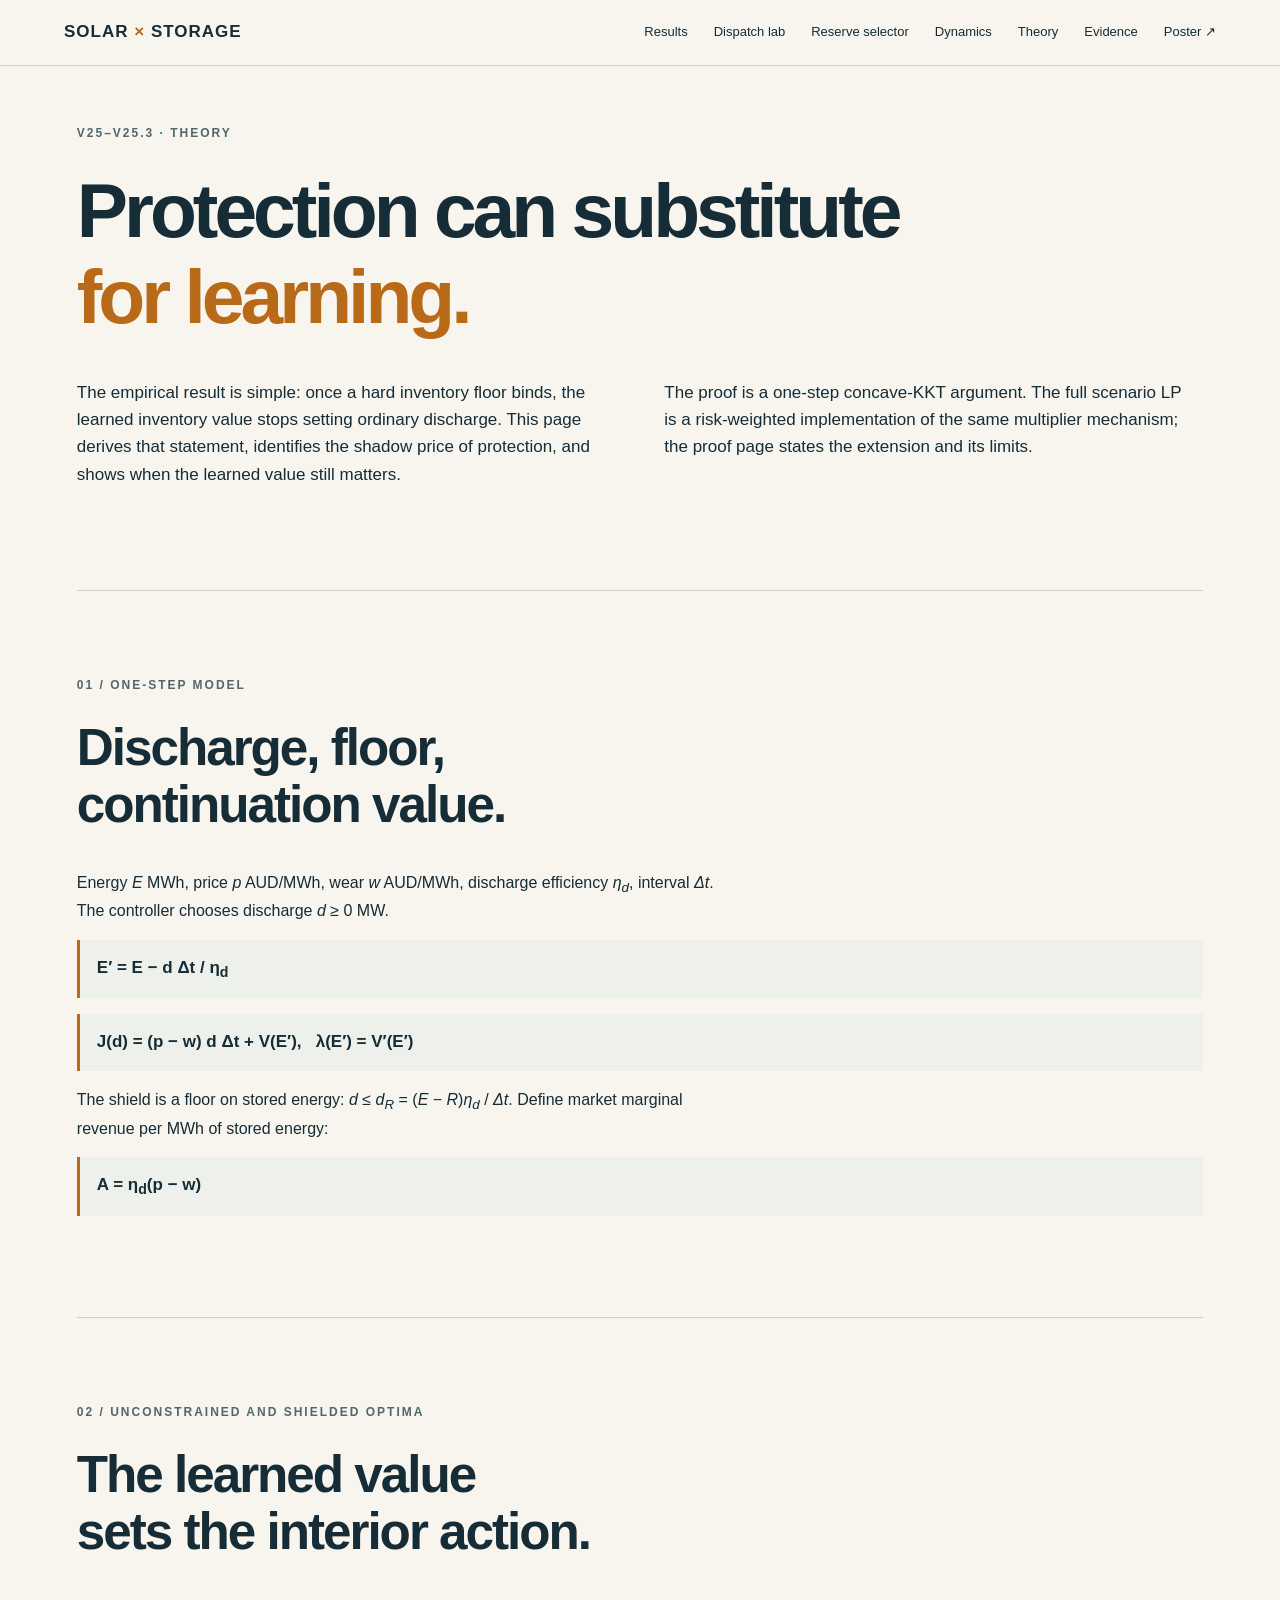
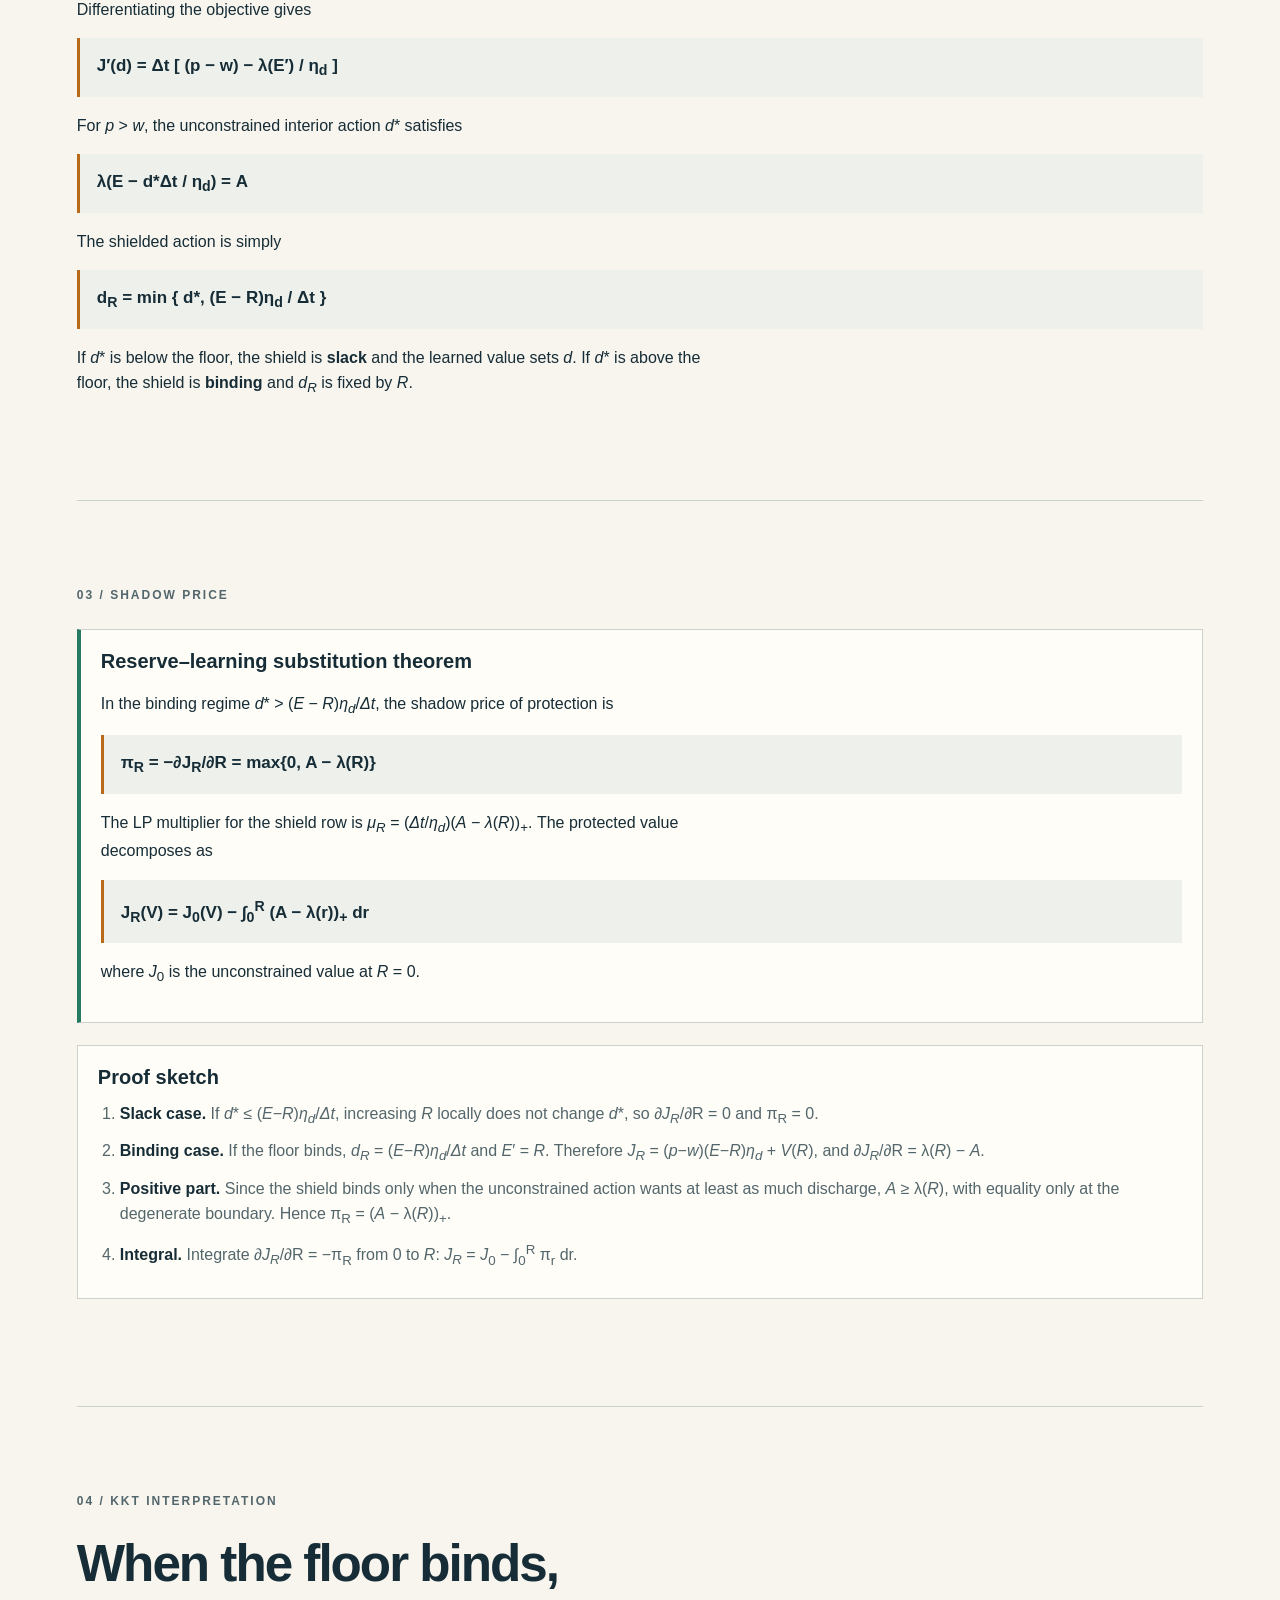
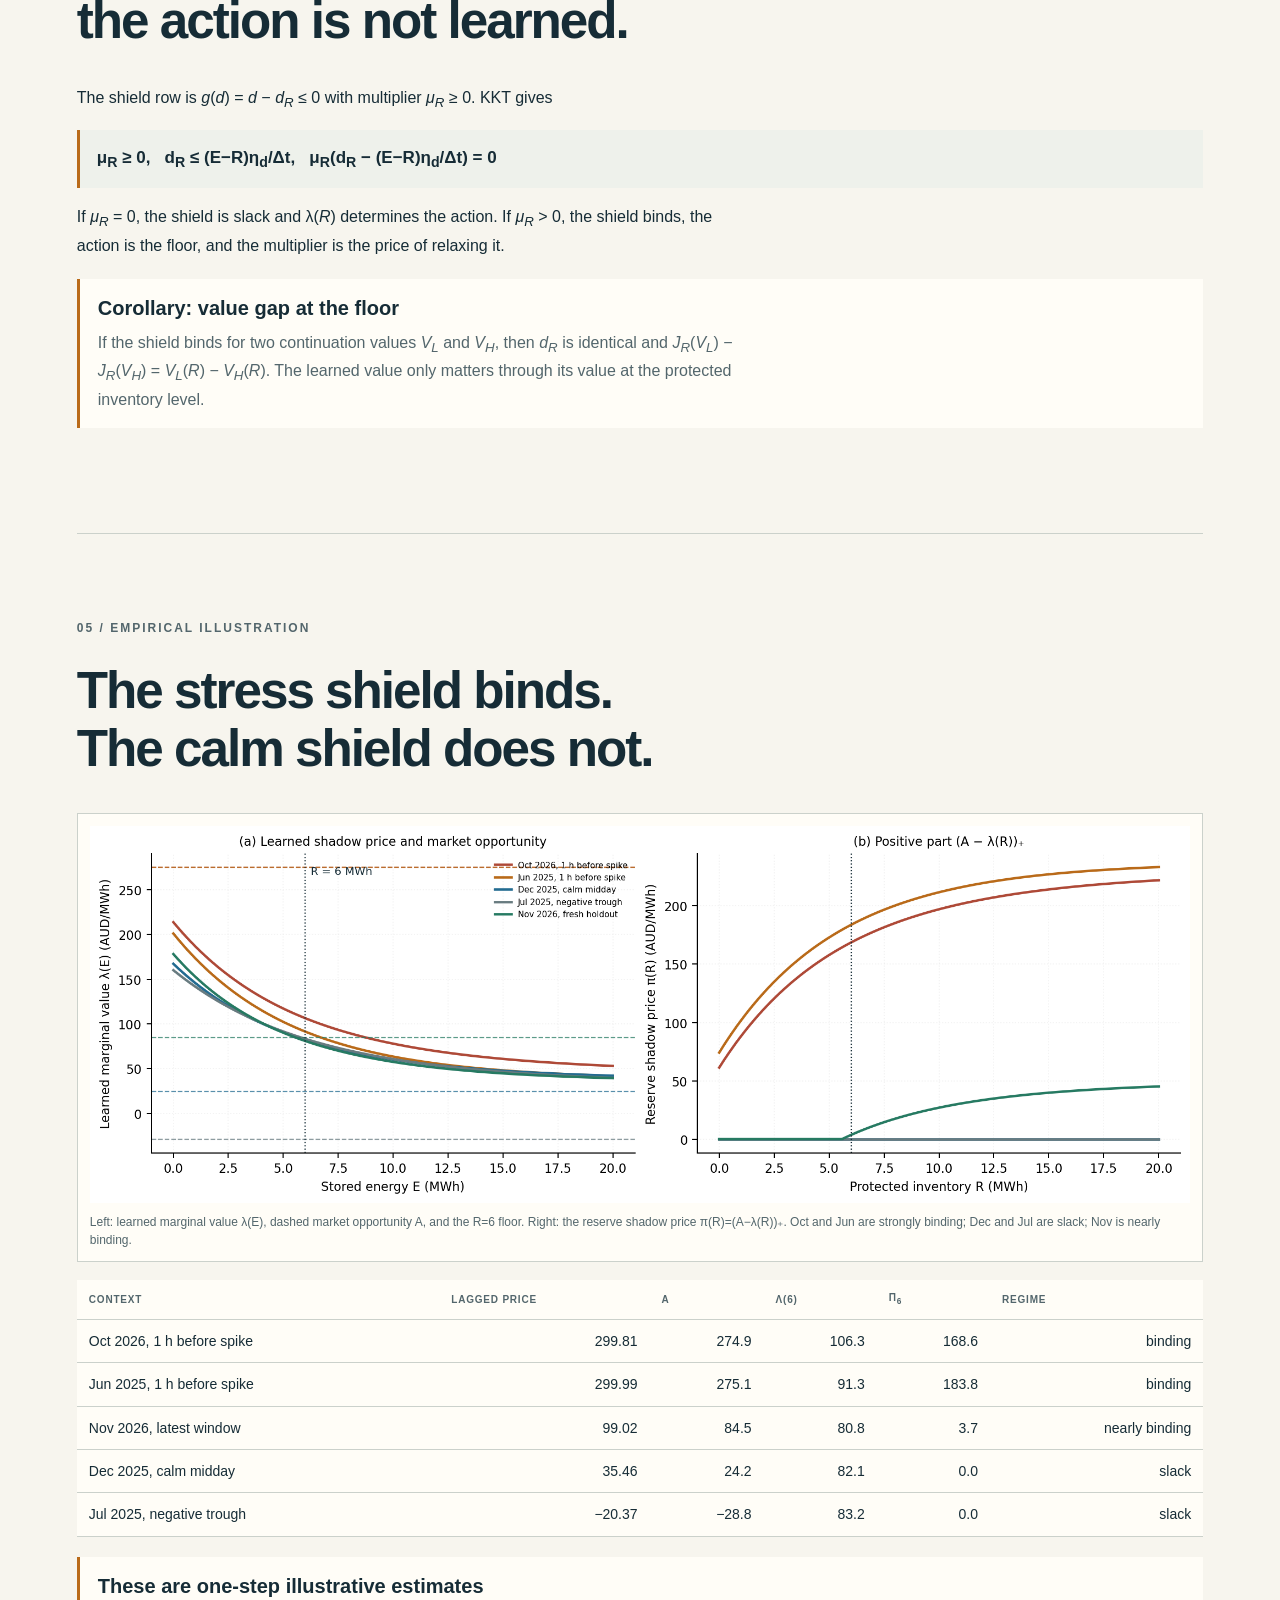
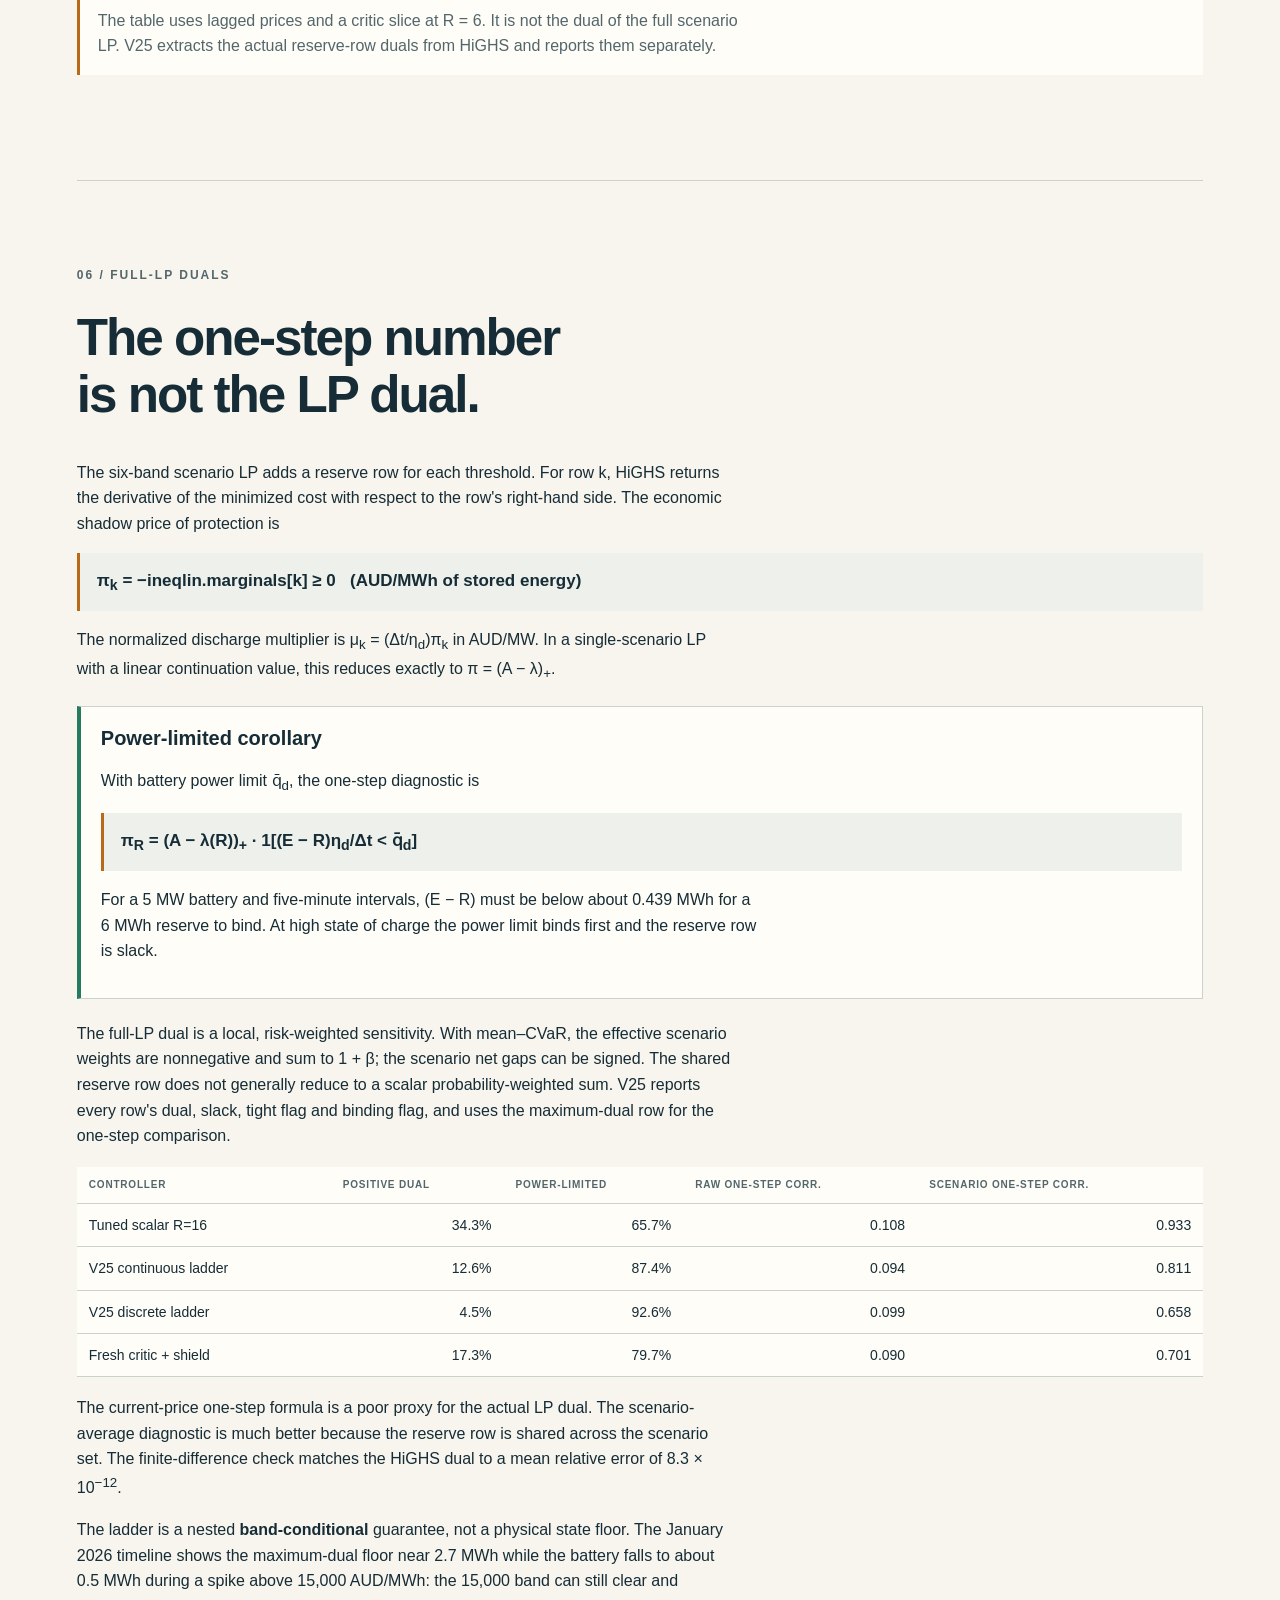
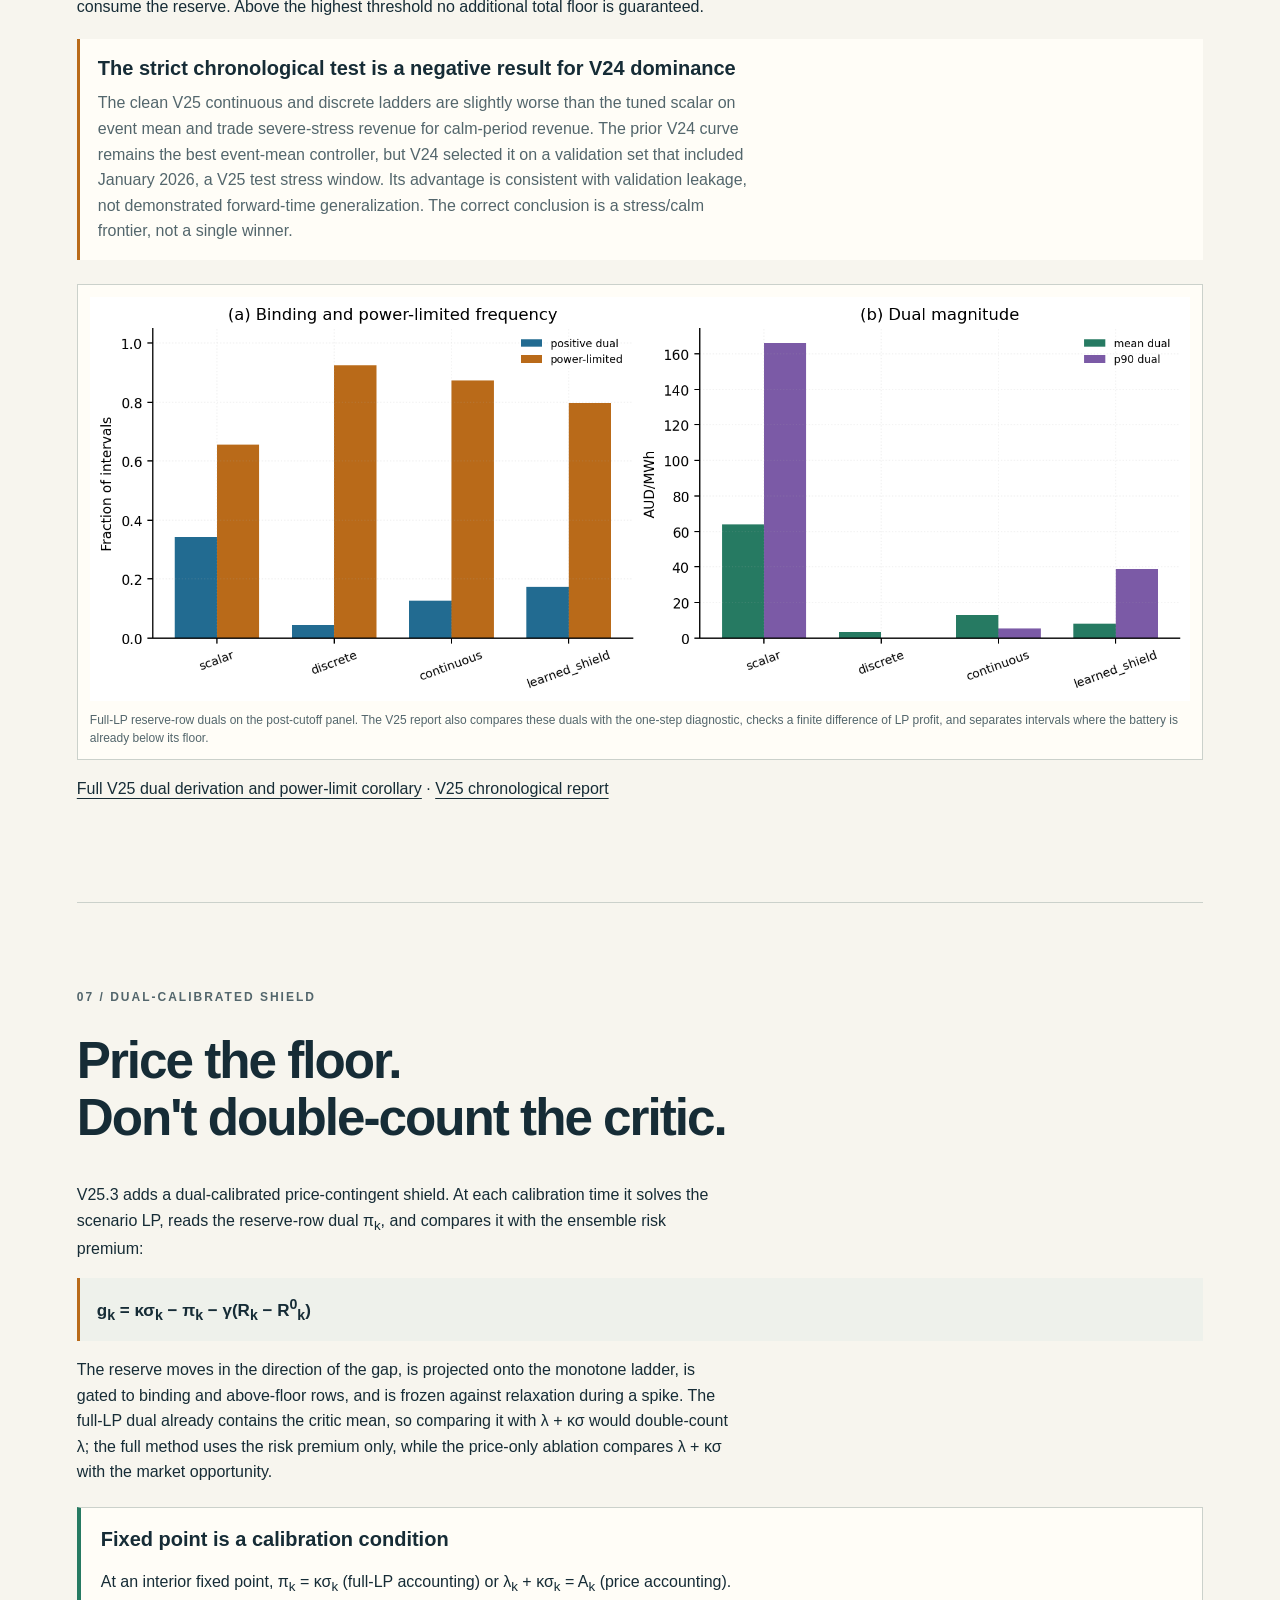
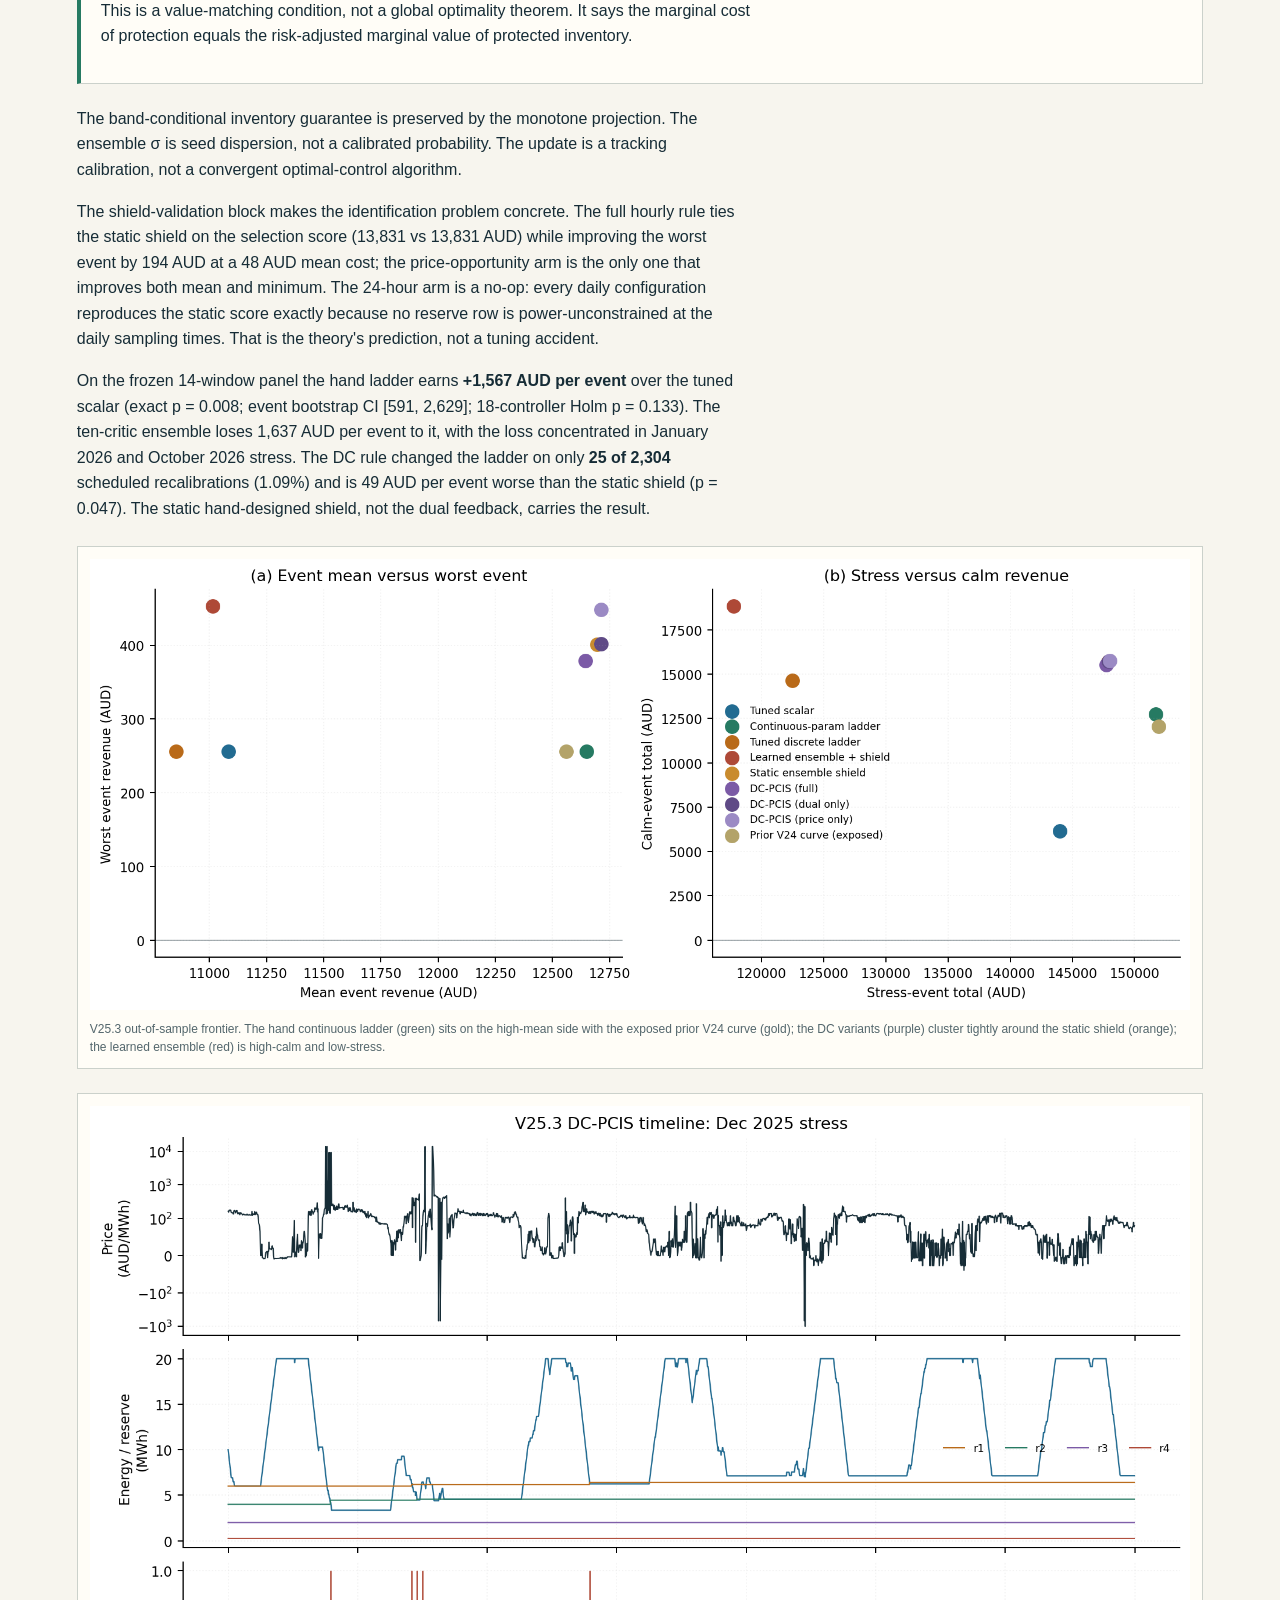
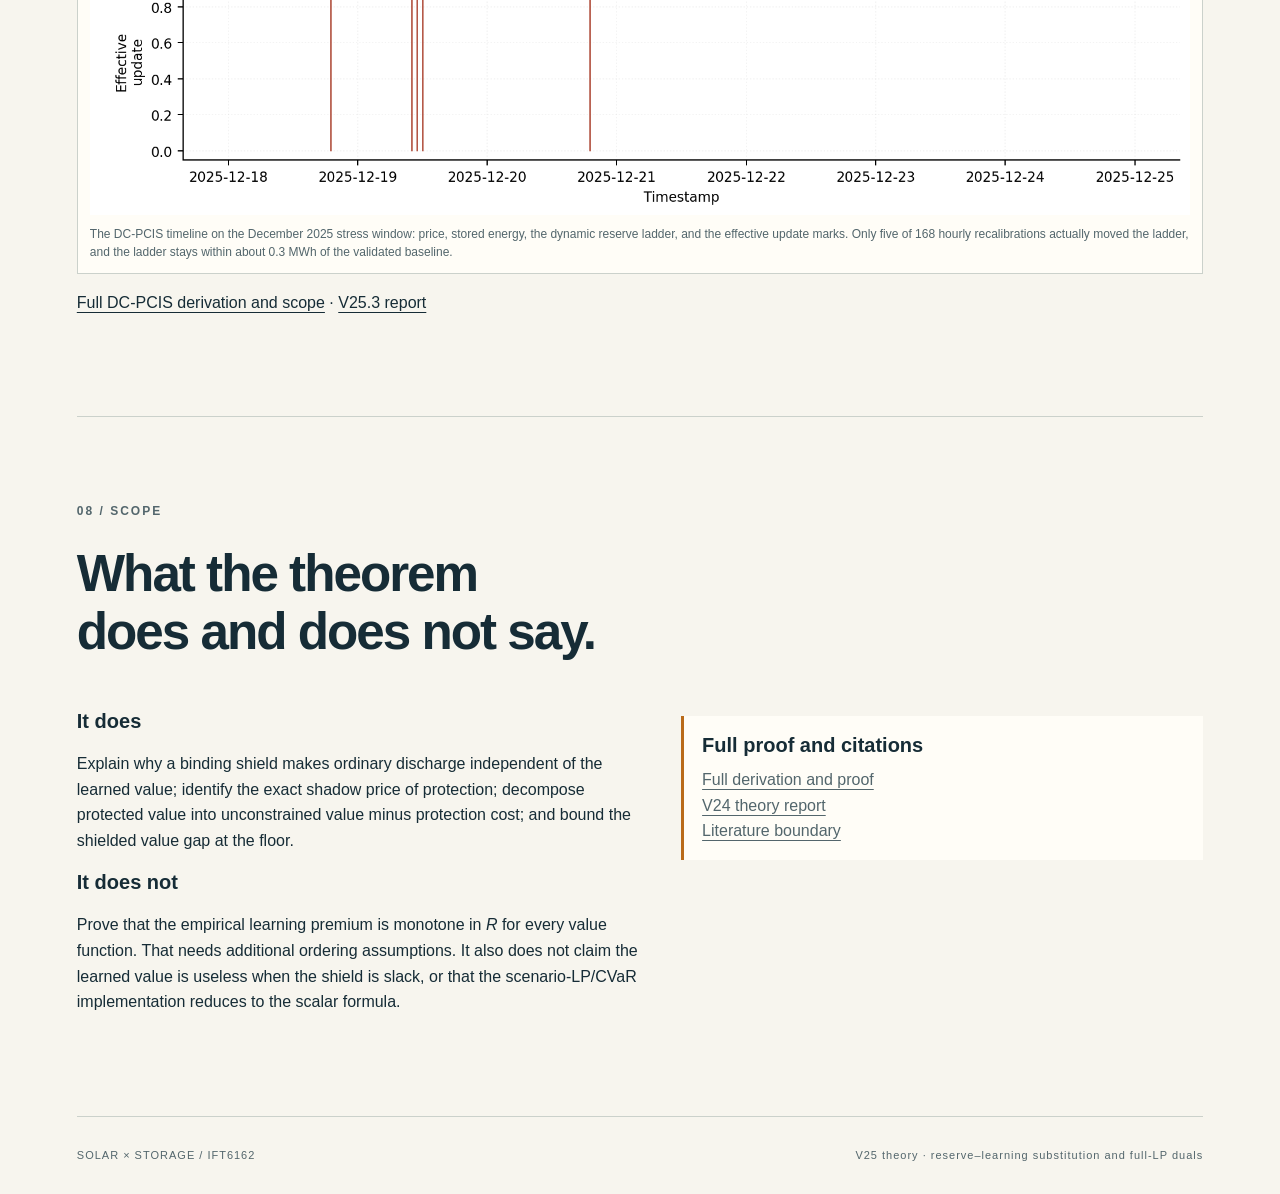
<file: theory.html>
<!doctype html>
<html lang="en">
<head>
<meta charset="utf-8">
<meta name="viewport" content="width=device-width, initial-scale=1">
<meta name="description" content="Reserve–learning substitution and dual-calibrated battery inventory shielding: derivation, proof, KKT interpretation, full-LP duals and the V25.3 severe-validation retest.">
<title>Theory — reserve–learning substitution</title>
<link rel="icon" href="data:image/svg+xml,%3Csvg xmlns='http://www.w3.org/2000/svg' viewBox='0 0 64 64'%3E%3Crect width='64' height='64' rx='10' fill='%23162c36'/%3E%3Ccircle cx='32' cy='32' r='15' fill='none' stroke='%23b96a19' stroke-width='5'/%3E%3Cpath d='M32 12v8M32 44v8M12 32h8M44 32h8' stroke='%23f7f5ee' stroke-width='4'/%3E%3C/svg%3E">
<link rel="stylesheet" href="style.css">
<style>
  .theory-hero{padding-top:58px}
  .theory-hero h1{font-size:clamp(40px,6vw,82px);letter-spacing:-4px}
  .theory-hero .intro{max-width:1120px}
  .theory-hero .intro p{font-size:17px}
  .eq{background:#eef1eb;border-left:3px solid var(--gold);padding:14px 17px;margin:16px 0;font:600 17px/1.7 'Manrope',sans-serif;overflow-x:auto}
  .theorem{background:#fffdf7;border:1px solid var(--line);border-left:4px solid var(--green);padding:18px 20px;margin:22px 0}
  .theorem h3{margin:0 0 8px}
  .proof{background:#fffdf7;border:1px solid var(--line);padding:18px 20px;margin:22px 0}
  .proof h3{margin:0 0 8px}
  .proof ol{margin:10px 0 0;padding-left:22px}
  .proof li{margin:9px 0;color:var(--muted)}
  .proof li strong{color:var(--ink)}
  .figure{margin:24px 0 8px;background:#fffdf7;border:1px solid var(--line);padding:12px}
  .figure img{display:block;width:100%;height:auto}
  .figure figcaption{font-size:12px;color:var(--muted);margin-top:10px;line-height:1.5}
  .theory-table{width:100%;border-collapse:collapse;font-size:14px;margin:18px 0;background:#fffdf7}
  .theory-table th,.theory-table td{padding:10px 12px;border-bottom:1px solid var(--line);text-align:left}
  .theory-table th{font-size:10px;letter-spacing:.8px;text-transform:uppercase;color:var(--muted)}
  .theory-table td:not(:first-child){text-align:right}
  .two-up{display:grid;grid-template-columns:1.1fr 1fr;gap:30px;align-items:start}
  .callout{background:#fffdf7;border-left:3px solid var(--gold);padding:16px 18px;margin:20px 0}
  .callout h3{margin:0 0 8px}
  .callout p{margin:0;color:var(--muted)}
  @media(max-width:900px){.two-up{grid-template-columns:1fr}.theory-table{font-size:12px}}
</style>
</head>
<body>
<header>
  <a class="wordmark" href="index.html">SOLAR <span>×</span> STORAGE</a>
  <nav aria-label="Main">
    <a href="index.html#results">Results</a>
    <a href="index.html#replay">Dispatch lab</a>
    <a href="reserve_selector.html">Reserve selector</a>
    <a href="dynamics.html">Dynamics</a>
    <a href="theory.html" aria-current="page">Theory</a>
    <a href="index.html#protocol">Evidence</a>
    <a href="downloads/solar-storage-poster.pdf">Poster ↗</a>
  </nav>
</header>
<main>
<section class="hero theory-hero">
  <p class="eyebrow">V25–V25.3 · Theory</p>
  <h1>Protection can substitute<br><em>for learning.</em></h1>
  <div class="intro">
    <p>The empirical result is simple: once a hard inventory floor binds, the learned inventory value stops setting ordinary discharge. This page derives that statement, identifies the shadow price of protection, and shows when the learned value still matters.</p>
    <p>The proof is a one-step concave-KKT argument. The full scenario LP is a risk-weighted implementation of the same multiplier mechanism; the proof page states the extension and its limits.</p>
  </div>
</section>

<section>
  <p class="eyebrow">01 / One-step model</p>
  <h2>Discharge, floor,<br>continuation value.</h2>
  <p>Energy <i>E</i> MWh, price <i>p</i> AUD/MWh, wear <i>w</i> AUD/MWh, discharge efficiency <i>η<sub>d</sub></i>, interval <i>Δt</i>. The controller chooses discharge <i>d</i> ≥ 0 MW.</p>
  <div class="eq">E′ = E − d Δt / η<sub>d</sub></div>
  <div class="eq">J(d) = (p − w) d Δt + V(E′), &nbsp; λ(E′) = V′(E′)</div>
  <p>The shield is a floor on stored energy: <i>d</i> ≤ <i>d<sub>R</sub></i> = (<i>E</i> − <i>R</i>)<i>η<sub>d</sub></i> / <i>Δt</i>. Define market marginal revenue per MWh of stored energy:</p>
  <div class="eq">A = η<sub>d</sub>(p − w)</div>
</section>

<section>
  <p class="eyebrow">02 / Unconstrained and shielded optima</p>
  <h2>The learned value<br>sets the interior action.</h2>
  <p>Differentiating the objective gives</p>
  <div class="eq">J′(d) = Δt [ (p − w) − λ(E′) / η<sub>d</sub> ]</div>
  <p>For <i>p</i> &gt; <i>w</i>, the unconstrained interior action <i>d</i>* satisfies</p>
  <div class="eq">λ(E − d*Δt / η<sub>d</sub>) = A</div>
  <p>The shielded action is simply</p>
  <div class="eq">d<sub>R</sub> = min { d*, (E − R)η<sub>d</sub> / Δt }</div>
  <p>If <i>d</i>* is below the floor, the shield is <strong>slack</strong> and the learned value sets <i>d</i>. If <i>d</i>* is above the floor, the shield is <strong>binding</strong> and <i>d<sub>R</sub></i> is fixed by <i>R</i>.</p>
</section>

<section>
  <p class="eyebrow">03 / Shadow price</p>
  <div class="theorem">
    <h3>Reserve–learning substitution theorem</h3>
    <p>In the binding regime <i>d</i>* &gt; (<i>E</i> − <i>R</i>)<i>η<sub>d</sub></i>/<i>Δt</i>, the shadow price of protection is</p>
    <div class="eq">π<sub>R</sub> = −∂J<sub>R</sub>/∂R = max{0, A − λ(R)}</div>
    <p>The LP multiplier for the shield row is <i>μ<sub>R</sub></i> = (<i>Δt</i>/<i>η<sub>d</sub></i>)(<i>A</i> − <i>λ</i>(<i>R</i>))<sub>+</sub>. The protected value decomposes as</p>
    <div class="eq">J<sub>R</sub>(V) = J<sub>0</sub>(V) − ∫<sub>0</sub><sup>R</sup> (A − λ(r))<sub>+</sub> dr</div>
    <p>where <i>J</i><sub>0</sub> is the unconstrained value at <i>R</i> = 0.</p>
  </div>
  <div class="proof">
    <h3>Proof sketch</h3>
    <ol>
      <li><strong>Slack case.</strong> If <i>d</i>* ≤ (<i>E</i>−<i>R</i>)<i>η<sub>d</sub></i>/<i>Δt</i>, increasing <i>R</i> locally does not change <i>d</i>*, so ∂<i>J<sub>R</sub></i>/∂R = 0 and π<sub>R</sub> = 0.</li>
      <li><strong>Binding case.</strong> If the floor binds, <i>d<sub>R</sub></i> = (<i>E</i>−<i>R</i>)<i>η<sub>d</sub></i>/<i>Δt</i> and <i>E</i>′ = <i>R</i>. Therefore <i>J<sub>R</sub></i> = (<i>p</i>−<i>w</i>)(<i>E</i>−<i>R</i>)<i>η<sub>d</sub></i> + <i>V</i>(<i>R</i>), and ∂<i>J<sub>R</sub></i>/∂R = λ(<i>R</i>) − <i>A</i>.</li>
      <li><strong>Positive part.</strong> Since the shield binds only when the unconstrained action wants at least as much discharge, <i>A</i> ≥ λ(<i>R</i>), with equality only at the degenerate boundary. Hence π<sub>R</sub> = (<i>A</i> − λ(<i>R</i>))<sub>+</sub>.</li>
      <li><strong>Integral.</strong> Integrate ∂<i>J<sub>R</sub></i>/∂R = −π<sub>R</sub> from 0 to <i>R</i>: <i>J<sub>R</sub></i> = <i>J</i><sub>0</sub> − ∫<sub>0</sub><sup>R</sup> π<sub>r</sub> dr.</li>
    </ol>
  </div>
</section>

<section>
  <p class="eyebrow">04 / KKT interpretation</p>
  <h2>When the floor binds,<br>the action is not learned.</h2>
  <p>The shield row is <i>g</i>(<i>d</i>) = <i>d</i> − <i>d<sub>R</sub></i> ≤ 0 with multiplier <i>μ<sub>R</sub></i> ≥ 0. KKT gives</p>
  <div class="eq">μ<sub>R</sub> ≥ 0, &nbsp; d<sub>R</sub> ≤ (E−R)η<sub>d</sub>/Δt, &nbsp; μ<sub>R</sub>(d<sub>R</sub> − (E−R)η<sub>d</sub>/Δt) = 0</div>
  <p>If <i>μ<sub>R</sub></i> = 0, the shield is slack and λ(<i>R</i>) determines the action. If <i>μ<sub>R</sub></i> &gt; 0, the shield binds, the action is the floor, and the multiplier is the price of relaxing it.</p>
  <div class="callout">
    <h3>Corollary: value gap at the floor</h3>
    <p>If the shield binds for two continuation values <i>V<sub>L</sub></i> and <i>V<sub>H</sub></i>, then <i>d<sub>R</sub></i> is identical and <i>J<sub>R</sub></i>(<i>V<sub>L</sub></i>) − <i>J<sub>R</sub></i>(<i>V<sub>H</sub></i>) = <i>V<sub>L</sub></i>(<i>R</i>) − <i>V<sub>H</sub></i>(<i>R</i>). The learned value only matters through its value at the protected inventory level.</p>
  </div>
</section>

<section>
  <p class="eyebrow">05 / Empirical illustration</p>
  <h2>The stress shield binds.<br>The calm shield does not.</h2>
  <figure class="figure">
    <img src="assets/v24_substitution/fig_substitution.png" alt="Learned marginal value and reserve shadow price for five market contexts.">
    <figcaption>Left: learned marginal value λ(E), dashed market opportunity A, and the R=6 floor. Right: the reserve shadow price π(R)=(A−λ(R))₊. Oct and Jun are strongly binding; Dec and Jul are slack; Nov is nearly binding.</figcaption>
  </figure>
  <table class="theory-table">
    <thead><tr><th>Context</th><th>Lagged price</th><th>A</th><th>λ(6)</th><th>π<sub>6</sub></th><th>Regime</th></tr></thead>
    <tbody>
      <tr><td>Oct 2026, 1 h before spike</td><td>299.81</td><td>274.9</td><td>106.3</td><td>168.6</td><td>binding</td></tr>
      <tr><td>Jun 2025, 1 h before spike</td><td>299.99</td><td>275.1</td><td>91.3</td><td>183.8</td><td>binding</td></tr>
      <tr><td>Nov 2026, latest window</td><td>99.02</td><td>84.5</td><td>80.8</td><td>3.7</td><td>nearly binding</td></tr>
      <tr><td>Dec 2025, calm midday</td><td>35.46</td><td>24.2</td><td>82.1</td><td>0.0</td><td>slack</td></tr>
      <tr><td>Jul 2025, negative trough</td><td>−20.37</td><td>−28.8</td><td>83.2</td><td>0.0</td><td>slack</td></tr>
    </tbody>
  </table>
  <div class="callout">
    <h3>These are one-step illustrative estimates</h3>
    <p>The table uses lagged prices and a critic slice at R = 6. It is not the dual of the full scenario LP. V25 extracts the actual reserve-row duals from HiGHS and reports them separately.</p>
  </div>
</section>

<section>
  <p class="eyebrow">06 / Full-LP duals</p>
  <h2>The one-step number<br>is not the LP dual.</h2>
  <p>The six-band scenario LP adds a reserve row for each threshold. For row k, HiGHS returns the derivative of the minimized cost with respect to the row's right-hand side. The economic shadow price of protection is</p>
  <div class="eq">π<sub>k</sub> = −ineqlin.marginals[k] ≥ 0 &nbsp; (AUD/MWh of stored energy)</div>
  <p>The normalized discharge multiplier is μ<sub>k</sub> = (Δt/η<sub>d</sub>)π<sub>k</sub> in AUD/MW. In a single-scenario LP with a linear continuation value, this reduces exactly to π = (A − λ)<sub>+</sub>.</p>
  <div class="theorem">
    <h3>Power-limited corollary</h3>
    <p>With battery power limit q̄<sub>d</sub>, the one-step diagnostic is</p>
    <div class="eq">π<sub>R</sub> = (A − λ(R))<sub>+</sub> · 1[(E − R)η<sub>d</sub>/Δt &lt; q̄<sub>d</sub>]</div>
    <p>For a 5 MW battery and five-minute intervals, (E − R) must be below about 0.439 MWh for a 6 MWh reserve to bind. At high state of charge the power limit binds first and the reserve row is slack.</p>
  </div>
  <p>The full-LP dual is a local, risk-weighted sensitivity. With mean–CVaR, the effective scenario weights are nonnegative and sum to 1 + β; the scenario net gaps can be signed. The shared reserve row does not generally reduce to a scalar probability-weighted sum. V25 reports every row's dual, slack, tight flag and binding flag, and uses the maximum-dual row for the one-step comparison.</p>
  <table class="theory-table">
    <thead><tr><th>Controller</th><th>Positive dual</th><th>Power-limited</th><th>Raw one-step corr.</th><th>Scenario one-step corr.</th></tr></thead>
    <tbody>
      <tr><td>Tuned scalar R=16</td><td>34.3%</td><td>65.7%</td><td>0.108</td><td>0.933</td></tr>
      <tr><td>V25 continuous ladder</td><td>12.6%</td><td>87.4%</td><td>0.094</td><td>0.811</td></tr>
      <tr><td>V25 discrete ladder</td><td>4.5%</td><td>92.6%</td><td>0.099</td><td>0.658</td></tr>
      <tr><td>Fresh critic + shield</td><td>17.3%</td><td>79.7%</td><td>0.090</td><td>0.701</td></tr>
    </tbody>
  </table>
  <p>The current-price one-step formula is a poor proxy for the actual LP dual. The scenario-average diagnostic is much better because the reserve row is shared across the scenario set. The finite-difference check matches the HiGHS dual to a mean relative error of 8.3 × 10<sup>−12</sup>.</p>
  <p>The ladder is a nested <strong>band-conditional</strong> guarantee, not a physical state floor. The January 2026 timeline shows the maximum-dual floor near 2.7 MWh while the battery falls to about 0.5 MWh during a spike above 15,000 AUD/MWh: the 15,000 band can still clear and consume the reserve. Above the highest threshold no additional total floor is guaranteed.</p>
  <div class="callout">
    <h3>The strict chronological test is a negative result for V24 dominance</h3>
    <p>The clean V25 continuous and discrete ladders are slightly worse than the tuned scalar on event mean and trade severe-stress revenue for calm-period revenue. The prior V24 curve remains the best event-mean controller, but V24 selected it on a validation set that included January 2026, a V25 test stress window. Its advantage is consistent with validation leakage, not demonstrated forward-time generalization. The correct conclusion is a stress/calm frontier, not a single winner.</p>
  </div>
  <figure class="figure">
    <img src="assets/v25_chronological/fig_v25_dual_box.png" alt="Full-LP reserve-row duals for the scalar, discrete, continuous and learned-critic shields.">
    <figcaption>Full-LP reserve-row duals on the post-cutoff panel. The V25 report also compares these duals with the one-step diagnostic, checks a finite difference of LP profit, and separates intervals where the battery is already below its floor.</figcaption>
  </figure>
  <p><a href="https://github.com/mohamedsamirx/RL_Final_Project/blob/main/docs/v25_full_lp_duals.md">Full V25 dual derivation and power-limit corollary</a> · <a href="https://github.com/mohamedsamirx/RL_Final_Project/blob/main/reports/v25_chronological/README.md">V25 chronological report</a></p>
</section>

<section>
  <p class="eyebrow">07 / Dual-calibrated shield</p>
  <h2>Price the floor.<br>Don't double-count the critic.</h2>
  <p>V25.3 adds a dual-calibrated price-contingent shield. At each calibration time it solves the scenario LP, reads the reserve-row dual π<sub>k</sub>, and compares it with the ensemble risk premium:</p>
  <div class="eq">g<sub>k</sub> = κσ<sub>k</sub> − π<sub>k</sub> − γ(R<sub>k</sub> − R<sup>0</sup><sub>k</sub>)</div>
  <p>The reserve moves in the direction of the gap, is projected onto the monotone ladder, is gated to binding and above-floor rows, and is frozen against relaxation during a spike. The full-LP dual already contains the critic mean, so comparing it with λ + κσ would double-count λ; the full method uses the risk premium only, while the price-only ablation compares λ + κσ with the market opportunity.</p>
  <div class="theorem">
    <h3>Fixed point is a calibration condition</h3>
    <p>At an interior fixed point, π<sub>k</sub> = κσ<sub>k</sub> (full-LP accounting) or λ<sub>k</sub> + κσ<sub>k</sub> = A<sub>k</sub> (price accounting). This is a value-matching condition, not a global optimality theorem. It says the marginal cost of protection equals the risk-adjusted marginal value of protected inventory.</p>
  </div>
  <p>The band-conditional inventory guarantee is preserved by the monotone projection. The ensemble σ is seed dispersion, not a calibrated probability. The update is a tracking calibration, not a convergent optimal-control algorithm.</p>
  <p>The shield-validation block makes the identification problem concrete. The full hourly rule ties the static shield on the selection score (13,831 vs 13,831 AUD) while improving the worst event by 194 AUD at a 48 AUD mean cost; the price-opportunity arm is the only one that improves both mean and minimum. The 24-hour arm is a no-op: every daily configuration reproduces the static score exactly because no reserve row is power-unconstrained at the daily sampling times. That is the theory's prediction, not a tuning accident.</p>
  <p>On the frozen 14-window panel the hand ladder earns <strong>+1,567 AUD per event</strong> over the tuned scalar (exact p = 0.008; event bootstrap CI [591, 2,629]; 18-controller Holm p = 0.133). The ten-critic ensemble loses 1,637 AUD per event to it, with the loss concentrated in January 2026 and October 2026 stress. The DC rule changed the ladder on only <strong>25 of 2,304</strong> scheduled recalibrations (1.09%) and is 49 AUD per event worse than the static shield (p = 0.047). The static hand-designed shield, not the dual feedback, carries the result.</p>
  <figure class="figure">
    <img src="assets/v25_3/fig_v25_3_frontier.png" alt="V25.3 event mean versus worst event and stress versus calm revenue.">
    <figcaption>V25.3 out-of-sample frontier. The hand continuous ladder (green) sits on the high-mean side with the exposed prior V24 curve (gold); the DC variants (purple) cluster tightly around the static shield (orange); the learned ensemble (red) is high-calm and low-stress.</figcaption>
  </figure>
  <figure class="figure">
    <img src="assets/v25_3/fig_v25_3_dc_timeline.png" alt="V25.3 DC-PCIS update timeline for the December 2025 stress window.">
    <figcaption>The DC-PCIS timeline on the December 2025 stress window: price, stored energy, the dynamic reserve ladder, and the effective update marks. Only five of 168 hourly recalibrations actually moved the ladder, and the ladder stays within about 0.3 MWh of the validated baseline.</figcaption>
  </figure>
  <p><a href="https://github.com/mohamedsamirx/RL_Final_Project/blob/main/docs/v25_3_dc_pcis.md">Full DC-PCIS derivation and scope</a> · <a href="https://github.com/mohamedsamirx/RL_Final_Project/blob/main/reports/v25_3/README.md">V25.3 report</a></p>
</section>

<section>
  <p class="eyebrow">08 / Scope</p>
  <h2>What the theorem<br>does and does not say.</h2>
  <div class="two-up">
    <div>
      <h3>It does</h3>
      <p>Explain why a binding shield makes ordinary discharge independent of the learned value; identify the exact shadow price of protection; decompose protected value into unconstrained value minus protection cost; and bound the shielded value gap at the floor.</p>
      <h3>It does not</h3>
      <p>Prove that the empirical learning premium is monotone in <i>R</i> for every value function. That needs additional ordering assumptions. It also does not claim the learned value is useless when the shield is slack, or that the scenario-LP/CVaR implementation reduces to the scalar formula.</p>
    </div>
    <div class="callout">
      <h3>Full proof and citations</h3>
      <p><a href="https://github.com/mohamedsamirx/RL_Final_Project/blob/main/docs/v24_substitution_theorem.md">Full derivation and proof</a><br>
      <a href="https://github.com/mohamedsamirx/RL_Final_Project/blob/main/reports/v24_substitution/README.md">V24 theory report</a><br>
      <a href="https://github.com/mohamedsamirx/RL_Final_Project/blob/main/docs/v22_literature.md">Literature boundary</a></p>
    </div>
  </div>
</section>
</main>
<footer><span>SOLAR × STORAGE / IFT6162</span><span>V25 theory · reserve–learning substitution and full-LP duals</span></footer>
</body></html>
</file>
<file: v49.css>
:root {
  --paper: #f7f6f3;
  --paper-deep: #f1efe9;
  --surface: #ffffff;
  --ink: #1c1c1a;
  --ink-soft: #2f3437;
  --muted: #6e6c65;
  --line: #e6e2d9;
  --line-strong: #d4cfc4;
  --teal: #1f6f63;
  --teal-soft: #e7f1ec;
  --slate: #4a6484;
  --slate-soft: #e9eef5;
  --rust: #b45f3c;
  --rust-soft: #f7eae3;
  --amber: #956400;
  --amber-soft: #fbf3db;
  --serif: "Iowan Old Style", "Palatino Linotype", "Book Antiqua", "Newsreader", Georgia, serif;
  --sans: "SF Pro Display", "Geist Sans", "Helvetica Neue", Helvetica, Arial, sans-serif;
  --mono: "SF Mono", "JetBrains Mono", "Geist Mono", ui-monospace, monospace;
  --radius: 12px;
  --max: 1180px;
}

* { box-sizing: border-box; }
html { scroll-behavior: smooth; }
body {
  margin: 0;
  background: var(--paper);
  color: var(--ink);
  font-family: var(--sans);
  font-size: 16px;
  line-height: 1.6;
  -webkit-font-smoothing: antialiased;
  text-rendering: optimizeLegibility;
}
body::before {
  content: "";
  position: fixed;
  inset: 0;
  pointer-events: none;
  opacity: .018;
  background-image: url("data:image/svg+xml,%3Csvg xmlns='http://www.w3.org/2000/svg' width='120' height='120'%3E%3Cfilter id='n'%3E%3CfeTurbulence type='fractalNoise' baseFrequency='.9' numOctaves='2'/%3E%3C/filter%3E%3Crect width='120' height='120' filter='url(%23n)' opacity='.55'/%3E%3C/svg%3E");
  z-index: 20;
}
a { color: inherit; }
img, svg { max-width: 100%; }
button, input, select { font: inherit; color: inherit; }
button { cursor: pointer; }
::selection { background: var(--teal-soft); color: var(--ink); }

.site-header {
  position: sticky;
  top: 0;
  z-index: 10;
  display: flex;
  align-items: center;
  justify-content: space-between;
  gap: 24px;
  padding: 16px max(24px, calc((100vw - var(--max)) / 2));
  background: rgba(247, 246, 243, .92);
  border-bottom: 1px solid var(--line);
  backdrop-filter: blur(12px);
}
.brand {
  text-decoration: none;
  font-family: var(--mono);
  font-size: 12px;
  letter-spacing: .12em;
  font-weight: 600;
  white-space: nowrap;
}
.brand span { color: var(--teal); margin: 0 5px; }
nav { display: flex; align-items: center; gap: 20px; flex-wrap: wrap; }
nav a {
  text-decoration: none;
  color: var(--muted);
  font-size: 13px;
  transition: color .2s ease;
}
nav a:hover { color: var(--ink); }
nav .nav-cta {
  color: var(--ink);
  border-bottom: 1px solid var(--ink);
  padding-bottom: 1px;
}

main { overflow: hidden; }
.section, .hero, .metrics {
  width: min(var(--max), calc(100% - 64px));
  margin: 0 auto;
}
.hero {
  display: grid;
  grid-template-columns: minmax(0, 1.4fr) minmax(280px, .6fr);
  gap: clamp(40px, 7vw, 90px);
  align-items: end;
  padding: 92px 0 56px;
  min-height: 76vh;
}
.kicker, .eyebrow, .micro {
  margin: 0 0 20px;
  color: var(--teal);
  font-family: var(--mono);
  font-size: 11px;
  line-height: 1.4;
  letter-spacing: .12em;
  text-transform: uppercase;
  font-weight: 600;
}
.hero h1 {
  margin: 0 0 26px;
  font-family: var(--serif);
  font-size: clamp(56px, 8.4vw, 112px);
  font-weight: 500;
  line-height: .98;
  letter-spacing: -.045em;
}
.hero h1 em {
  font-style: italic;
  color: var(--teal);
}
.lede {
  max-width: 710px;
  margin: 0 0 28px;
  font-size: clamp(18px, 1.5vw, 21px);
  line-height: 1.55;
  color: var(--ink-soft);
}
.hero-actions { display: flex; align-items: center; gap: 24px; flex-wrap: wrap; }
.btn {
  display: inline-flex;
  align-items: center;
  justify-content: center;
  gap: 8px;
  min-height: 46px;
  padding: 0 20px;
  border: 1px solid var(--ink);
  border-radius: 6px;
  background: var(--ink);
  color: #fff;
  text-decoration: none;
  font-size: 14px;
  font-weight: 600;
  transition: background .2s ease, transform .2s ease;
}
.btn:hover { background: #333330; }
.btn:active { transform: scale(.98); }
.btn.secondary { background: transparent; color: var(--ink); }
.btn.secondary:hover { background: var(--paper-deep); }
.text-link {
  color: var(--ink);
  text-decoration: none;
  font-size: 14px;
  border-bottom: 1px solid var(--line-strong);
  padding-bottom: 3px;
}
.text-link:hover { border-color: var(--ink); }
.fine {
  margin: 26px 0 0;
  color: var(--muted);
  font-size: 12px;
  line-height: 1.5;
}
.hero-panel {
  background: var(--surface);
  border: 1px solid var(--line);
  border-radius: var(--radius);
  padding: 30px;
}
.hero-panel .micro { margin-bottom: 16px; color: var(--rust); }
.hero-number {
  font-family: var(--serif);
  font-size: clamp(64px, 7vw, 96px);
  line-height: .9;
  letter-spacing: -.05em;
  color: var(--teal);
}
.hero-number span { font-size: .5em; margin-left: 3px; }
.hero-panel p { margin: 12px 0 0; color: var(--muted); font-size: 14px; }
.hero-rule { height: 1px; background: var(--line); margin: 24px 0; }
.hero-panel dl { margin: 0; display: grid; gap: 12px; }
.hero-panel dl div { display: flex; justify-content: space-between; gap: 16px; }
.hero-panel dt { color: var(--muted); font-size: 12px; }
.hero-panel dd { margin: 0; font-family: var(--mono); font-size: 12px; }

.metrics {
  display: grid;
  grid-template-columns: repeat(3, 1fr);
  border-top: 1px solid var(--line-strong);
  border-bottom: 1px solid var(--line);
  margin-bottom: 8px;
}
.metrics article { padding: 26px 28px 28px 0; }
.metrics article + article { border-left: 1px solid var(--line); padding-left: 28px; }
.metrics strong {
  display: block;
  font-family: var(--serif);
  font-size: clamp(34px, 3.2vw, 48px);
  font-weight: 500;
  line-height: 1;
  letter-spacing: -.035em;
  color: var(--ink);
}
.metrics span { display: block; margin-top: 10px; font-size: 14px; color: var(--ink-soft); }
.metrics small { display: block; margin-top: 4px; font-size: 11px; color: var(--muted); }

.parts-nav {
  width: min(var(--max), calc(100% - 64px));
  margin: 22px auto 0;
  display: grid;
  grid-template-columns: repeat(5, 1fr);
  border-top: 1px solid var(--line-strong);
  border-bottom: 1px solid var(--line);
}
.parts-nav a {
  display: flex;
  align-items: baseline;
  gap: 9px;
  padding: 16px 12px;
  text-decoration: none;
  color: var(--muted);
  font-size: 12px;
  border-right: 1px solid var(--line);
  transition: color .2s ease, background .2s ease;
}
.parts-nav a:last-child { border-right: 0; }
.parts-nav a:hover { color: var(--ink); background: var(--paper-deep); }
.parts-nav span {
  font-family: var(--mono);
  font-size: 9px;
  letter-spacing: .08em;
  color: var(--teal);
}
.learning-lab {
  display: grid;
  grid-template-columns: 300px minmax(0, 1fr);
  gap: 24px;
  align-items: start;
  margin-top: 18px;
}
.learning-charts { display: grid; gap: 14px; min-width: 0; }
.learning-details { margin-top: 18px; }
.artifact-details {
  margin-top: 18px;
  border-top: 1px solid var(--line-strong);
  border-bottom: 1px solid var(--line);
}
.artifact-details > summary {
  font-family: var(--serif);
  font-size: 20px;
  font-weight: 500;
  padding: 16px 0;
}
.artifact-details .downloads { margin: 0 0 18px; }

.section { padding: 112px 0 0; }
section[id] { scroll-margin-top: 86px; }
.section-head {
  display: grid;
  grid-template-columns: minmax(0, 1.25fr) minmax(260px, .75fr);
  gap: 56px;
  align-items: start;
  margin-bottom: 46px;
}
.section-head h2 {
  margin: 0;
  font-family: var(--serif);
  font-size: clamp(38px, 4.2vw, 58px);
  font-weight: 500;
  line-height: 1.03;
  letter-spacing: -.035em;
}
.section-head > p {
  margin: 4px 0 0;
  color: var(--muted);
  font-size: 15px;
  line-height: 1.65;
}
.section-head .eyebrow { color: var(--rust); margin-bottom: 14px; }

.system-grid {
  display: grid;
  grid-template-columns: minmax(0, 1.55fr) minmax(260px, .45fr);
  gap: 24px;
  align-items: stretch;
}
.system-figure {
  margin: 0;
  background: var(--surface);
  border: 1px solid var(--line);
  border-radius: var(--radius);
  padding: 28px;
}
.system-figure svg { display: block; width: 100%; height: auto; }
.system-notes { display: grid; gap: 12px; }
.note-block {
  background: var(--surface);
  border: 1px solid var(--line);
  border-radius: 10px;
  padding: 18px 20px;
}
.note-block h3 {
  margin: 0 0 5px;
  font-family: var(--mono);
  font-size: 11px;
  letter-spacing: .1em;
  text-transform: uppercase;
  color: var(--teal);
}
.note-block p { margin: 0; color: var(--muted); font-size: 13px; line-height: 1.55; }
.equation-strip {
  display: grid;
  grid-template-columns: 1fr 1fr;
  gap: 1px;
  margin-top: 24px;
  border: 1px solid var(--line);
  background: var(--line);
  border-radius: var(--radius);
  overflow: hidden;
}
.equation-strip > div { background: var(--surface); padding: 22px 24px; }
.equation-strip span { color: var(--muted); font-size: 11px; font-family: var(--mono); letter-spacing: .08em; text-transform: uppercase; }
.equation-strip code {
  display: block;
  margin-top: 8px;
  font-family: var(--mono);
  font-size: 15px;
  color: var(--ink);
  white-space: normal;
}

.lab-shell {
  display: grid;
  grid-template-columns: 300px minmax(0, 1fr);
  gap: 24px;
  align-items: stretch;
}
.lab-controls, .replay-controls, .fork-controls {
  background: var(--paper-deep);
  border: 1px solid var(--line);
  border-radius: var(--radius);
  padding: 24px;
}
.lab-controls label, .control-label {
  display: flex;
  justify-content: space-between;
  gap: 12px;
  align-items: baseline;
  margin: 22px 0 8px;
  font-size: 13px;
  color: var(--ink-soft);
}
.lab-controls label:first-of-type { margin-top: 0; }
output { font-family: var(--mono); font-size: 12px; color: var(--teal); }
input[type="range"] {
  width: 100%;
  accent-color: var(--teal);
  margin: 4px 0 0;
}
.rule-note {
  margin: 22px 0;
  padding-top: 18px;
  border-top: 1px solid var(--line);
  color: var(--muted);
  font-size: 12px;
  line-height: 1.55;
}
.rule-note code { color: var(--ink); font-family: var(--mono); font-size: 11px; }
.readout-stack { display: grid; gap: 8px; }
.readout-stack > div {
  display: flex;
  justify-content: space-between;
  gap: 12px;
  padding: 10px 12px;
  background: var(--surface);
  border: 1px solid var(--line);
  border-radius: 7px;
}
.readout-stack span { color: var(--muted); font-size: 12px; }
.readout-stack strong { font-family: var(--mono); font-size: 12px; font-weight: 600; }
.lab-chart {
  background: var(--surface);
  border: 1px solid var(--line);
  border-radius: var(--radius);
  padding: 26px 28px 20px;
  min-width: 0;
}
.chart-head { display: flex; justify-content: space-between; gap: 20px; align-items: baseline; margin-bottom: 6px; }
.chart-head h3, .chart-card h3 {
  margin: 0;
  font-family: var(--sans);
  font-size: 14px;
  font-weight: 600;
  letter-spacing: -.01em;
}
.chart-head span { color: var(--muted); font-size: 11px; font-family: var(--mono); text-transform: uppercase; letter-spacing: .08em; }
.lab-chart svg, .chart-card svg { display: block; width: 100%; height: auto; }
.legend { display: flex; flex-wrap: wrap; gap: 16px; margin-top: 10px; color: var(--muted); font-size: 11px; }
.legend span { display: inline-flex; align-items: center; gap: 7px; }
.swatch { display: inline-block; width: 18px; height: 2px; }
.swatch.dashed { background: repeating-linear-gradient(90deg, currentColor 0 4px, transparent 4px 7px); }
.chart-note { margin: 14px 0 0; padding-top: 14px; border-top: 1px solid var(--line); color: var(--muted); font-size: 12px; line-height: 1.55; }
.atlas { margin: 28px 0 0; background: var(--surface); border: 1px solid var(--line); border-radius: var(--radius); padding: 18px; }
.atlas img { display: block; width: 100%; height: auto; }
.atlas figcaption { margin: 14px 4px 2px; color: var(--muted); font-size: 12px; line-height: 1.5; }

.lab-controls select {
  width: 100%;
  margin-top: 6px;
  padding: 9px 10px;
  background: var(--surface);
  border: 1px solid var(--line-strong);
  border-radius: 6px;
  font-size: 13px;
}
.bid-shell, .atlas-shell, .inverse-shell {
  display: grid;
  grid-template-columns: 300px minmax(0, 1fr);
  gap: 24px;
  align-items: start;
}
.bid-readout, .atlas-readout { margin-top: 14px; }
.inverse-cards { margin-top: 14px; }
.ledger { border-top: 1px solid var(--line-strong); }
.ledger details { border-bottom: 1px solid var(--line); }
.ledger summary { font-family: var(--sans); font-size: 15px; }
.ledger summary span {
  display: inline-block;
  min-width: 32px;
  color: var(--rust);
  font-family: var(--mono);
  font-size: 10px;
  letter-spacing: .07em;
}
.ledger p { max-width: 920px; }
.cvar-details { margin-top: 16px; }
.cvar-details summary { font-family: var(--serif); font-size: 20px; font-weight: 500; }

.replay-shell {
  display: grid;
  grid-template-columns: 300px minmax(0, 1fr);
  gap: 24px;
  align-items: start;
}
.replay-controls select {
  width: 100%;
  margin-top: 6px;
  padding: 9px 10px;
  background: var(--surface);
  border: 1px solid var(--line-strong);
  border-radius: 6px;
  font-size: 13px;
}
.policy-toggles { display: grid; gap: 8px; margin: 22px 0; padding-top: 18px; border-top: 1px solid var(--line); }
.policy-toggles label { display: flex; align-items: center; gap: 9px; margin: 0; font-size: 13px; color: var(--ink-soft); }
.policy-toggles input { accent-color: var(--teal); }
.replay-controls .btn { width: 100%; margin-top: 6px; }
.scrub-label { display: block; margin-top: 18px; font-size: 12px; color: var(--muted); }
.scrub-label input { width: 100%; margin-top: 6px; }
.replay-charts { display: grid; gap: 14px; min-width: 0; }
.chart-card { background: var(--surface); border: 1px solid var(--line); border-radius: var(--radius); padding: 20px 22px 14px; min-width: 0; }
.replay-readout {
  display: grid;
  grid-template-columns: repeat(3, 1fr);
  gap: 1px;
  background: var(--line);
  border: 1px solid var(--line);
  border-radius: 10px;
  overflow: hidden;
}
.replay-readout > div { background: var(--surface); padding: 14px 16px; }
.replay-readout span { display: block; color: var(--muted); font-size: 10px; font-family: var(--mono); letter-spacing: .07em; text-transform: uppercase; }
.replay-readout strong { display: block; margin-top: 4px; font-family: var(--mono); font-size: 13px; font-weight: 600; }
.status-line { margin: 16px 0 0; color: var(--muted); font-size: 11px; line-height: 1.5; }

.fork-shell {
  display: grid;
  grid-template-columns: 330px minmax(0, 1fr);
  gap: 24px;
  align-items: start;
}
.fork-controls { display: grid; gap: 10px; }
.fork-choice {
  width: 100%;
  text-align: left;
  padding: 14px 16px;
  background: var(--surface);
  border: 1px solid var(--line);
  border-radius: 8px;
  transition: border-color .2s ease, background .2s ease;
}
.fork-choice:hover { border-color: var(--line-strong); }
.fork-choice.is-active { background: var(--ink); border-color: var(--ink); color: #fff; }
.fork-choice strong { display: block; font-family: var(--mono); font-size: 12px; letter-spacing: .04em; }
.fork-choice span { display: block; margin-top: 3px; font-size: 12px; opacity: .7; }
.fork-card { margin-top: 10px; padding-top: 18px; border-top: 1px solid var(--line); }
.fork-card .big { font-family: var(--serif); font-size: 44px; line-height: 1; letter-spacing: -.04em; }
.fork-card .big.loss { color: var(--rust); }
.fork-card .big.gain { color: var(--teal); }
.fork-card dl { margin: 18px 0 0; display: grid; gap: 9px; }
.fork-card dl div { display: flex; justify-content: space-between; gap: 14px; }
.fork-card dt { color: var(--muted); font-size: 11px; }
.fork-card dd { margin: 0; font-family: var(--mono); font-size: 11px; }
.fork-charts { display: grid; gap: 14px; min-width: 0; }
.segmented {
  display: inline-flex;
  align-self: start;
  border: 1px solid var(--line-strong);
  border-radius: 6px;
  overflow: hidden;
}
.segmented button {
  border: 0;
  background: var(--surface);
  color: var(--muted);
  padding: 8px 12px;
  font-size: 12px;
}
.segmented button + button { border-left: 1px solid var(--line); }
.segmented button.is-active { background: var(--ink); color: #fff; }
.fork-note { margin: 0; color: var(--muted); font-size: 12px; line-height: 1.55; }
.cf-scrub { display: grid; grid-template-columns: 1fr auto; gap: 16px; align-items: center; padding: 14px 18px; background: var(--surface); border: 1px solid var(--line); border-radius: 10px; }
.cf-scrub label { font-size: 12px; color: var(--muted); }
.cf-scrub input { width: 100%; margin-top: 4px; }
.cf-scrub output { font-family: var(--mono); font-size: 12px; color: var(--ink); }

.evidence-grid { display: grid; grid-template-columns: repeat(3, 1fr); gap: 14px; }
.evidence-card {
  background: var(--surface);
  border: 1px solid var(--line);
  border-radius: var(--radius);
  padding: 24px;
}
.evidence-card h3 { margin: 12px 0 8px; font-family: var(--serif); font-size: 27px; font-weight: 500; line-height: 1.1; letter-spacing: -.02em; }
.evidence-card p { margin: 0; color: var(--muted); font-size: 13px; line-height: 1.55; }
.tag {
  display: inline-flex;
  align-items: center;
  min-height: 22px;
  padding: 0 8px;
  border-radius: 999px;
  font-family: var(--mono);
  font-size: 9px;
  letter-spacing: .08em;
  text-transform: uppercase;
  font-weight: 600;
}
.tag.teal { background: var(--teal-soft); color: var(--teal); }
.tag.slate { background: var(--slate-soft); color: var(--slate); }
.tag.rust { background: var(--rust-soft); color: var(--rust); }
.tag.amber { background: var(--amber-soft); color: var(--amber); }
.funnel {
  display: grid;
  grid-template-columns: repeat(4, 1fr);
  gap: 1px;
  margin-top: 14px;
  background: var(--line);
  border: 1px solid var(--line);
  border-radius: 10px;
  overflow: hidden;
}
.funnel > div { background: var(--surface); padding: 18px; }
.funnel strong { display: block; font-family: var(--serif); font-size: 36px; font-weight: 500; line-height: 1; letter-spacing: -.03em; }
.funnel span { display: block; margin-top: 5px; font-family: var(--mono); font-size: 10px; color: var(--muted); text-transform: uppercase; letter-spacing: .07em; }
.learning-table { margin-top: 18px; border-top: 1px solid var(--line); }
.learning-row { display: grid; grid-template-columns: 190px 1fr 150px; gap: 22px; padding: 16px 0; border-bottom: 1px solid var(--line); align-items: start; }
.learning-row h3 { margin: 0; font-size: 13px; font-weight: 600; }
.learning-row p { margin: 0; color: var(--muted); font-size: 13px; }
.learning-row span { justify-self: start; color: var(--rust); font-family: var(--mono); font-size: 10px; text-transform: uppercase; letter-spacing: .07em; }
details { border-bottom: 1px solid var(--line); }
details summary {
  cursor: pointer;
  list-style: none;
  display: flex;
  justify-content: space-between;
  gap: 20px;
  padding: 18px 0;
  font-size: 14px;
  font-weight: 600;
}
details summary::-webkit-details-marker { display: none; }
details summary::after { content: "+"; color: var(--teal); font-family: var(--mono); font-size: 18px; line-height: 1; }
details[open] summary::after { content: "–"; }
details p { margin: 0 0 18px; color: var(--muted); font-size: 14px; max-width: 850px; }

.downloads {
  display: flex;
  flex-wrap: wrap;
  gap: 10px;
  margin-top: 24px;
}
.download {
  display: inline-flex;
  align-items: center;
  gap: 8px;
  padding: 10px 13px;
  border: 1px solid var(--line-strong);
  border-radius: 6px;
  text-decoration: none;
  font-size: 12px;
  color: var(--ink);
  background: var(--surface);
  transition: border-color .2s ease, background .2s ease;
}
.download:hover { border-color: var(--ink); background: var(--paper-deep); }

.site-footer {
  width: min(var(--max), calc(100% - 64px));
  margin: 100px auto 0;
  padding: 28px 0 46px;
  border-top: 1px solid var(--line-strong);
  display: grid;
  grid-template-columns: 1fr auto;
  gap: 24px;
  color: var(--muted);
  font-size: 12px;
}
.site-footer a { color: var(--muted); text-decoration: none; border-bottom: 1px solid var(--line); }
.site-footer a:hover { color: var(--ink); border-color: var(--ink); }

body.reveal-ready .reveal { opacity: 0; transform: translateY(12px); transition: opacity .65s cubic-bezier(.16,1,.3,1), transform .65s cubic-bezier(.16,1,.3,1); }
body.reveal-ready .reveal.is-visible { opacity: 1; transform: none; }

:focus-visible { outline: 2px solid var(--teal); outline-offset: 3px; }
.sr-only { position: absolute; width: 1px; height: 1px; padding: 0; margin: -1px; overflow: hidden; clip: rect(0,0,0,0); white-space: nowrap; border: 0; }

@media (max-width: 1120px) {
  nav { gap: 12px; }
  nav a { font-size: 12px; }
  .site-header { gap: 16px; }
}

@media (max-width: 980px) {
  .hero { grid-template-columns: 1fr; min-height: auto; padding-top: 64px; }
  .hero-panel { max-width: 520px; }
  .section-head { grid-template-columns: 1fr; gap: 18px; }
  .system-grid, .lab-shell, .replay-shell, .fork-shell,
  .bid-shell, .atlas-shell, .inverse-shell, .learning-lab { grid-template-columns: 1fr; }
  .lab-controls, .replay-controls, .fork-controls { order: 1; }
  .lab-chart, .replay-charts, .fork-charts { order: 2; }
  .replay-readout { grid-template-columns: repeat(2, 1fr); }
  .evidence-grid { grid-template-columns: 1fr; }
  .metrics { grid-template-columns: 1fr; }
  .metrics article, .metrics article + article { border-left: 0; border-top: 1px solid var(--line); padding: 20px 0; }
  .metrics article:first-child { border-top: 0; }
  .funnel { grid-template-columns: repeat(2, 1fr); }
  .learning-row { grid-template-columns: 1fr; gap: 4px; }
}

@media (max-width: 720px) {
  .site-header { align-items: flex-start; padding: 14px 20px; }
  nav { gap: 12px; }
  nav a { font-size: 12px; }
  nav a:not(.nav-cta) { display: none; }
  .section, .hero, .metrics, .site-footer, .parts-nav { width: calc(100% - 40px); }
  .parts-nav { grid-template-columns: 1fr 1fr; }
  .parts-nav a:nth-child(2n) { border-right: 0; }
  .parts-nav a:nth-child(n+3) { border-top: 1px solid var(--line); }
  .hero { padding: 52px 0 36px; }
  .hero h1 { font-size: clamp(50px, 15vw, 70px); }
  .lede { font-size: 17px; }
  .section { padding-top: 78px; }
  .lab-chart, .chart-card { overflow-x: auto; }
  .lab-chart svg, .chart-card svg { min-width: 660px; }
  .chart-card { padding-left: 16px; padding-right: 16px; }
  .equation-strip { grid-template-columns: 1fr; }
  .replay-readout { grid-template-columns: 1fr 1fr; }
  .funnel { grid-template-columns: 1fr 1fr; }
  .site-footer { grid-template-columns: 1fr; }
}

@media (prefers-reduced-motion: reduce) {
  html { scroll-behavior: auto; }
  *, *::before, *::after { transition-duration: .01ms !important; animation-duration: .01ms !important; }
  body.reveal-ready .reveal { opacity: 1; transform: none; }
}

/* Keep the evidence and poster visible on the first visit. */
#results { scroll-margin-top: 90px; }
.hero { min-height: 0; align-items: center; padding: 64px 0 38px; }
.hero h1 { font-size: clamp(44px, 6vw, 84px); }
.baseline-pair { display: grid; grid-template-columns: repeat(2, minmax(0, 1fr)); gap: 12px; margin: 16px 0; }
.baseline-pair > div { border-top: 2px solid var(--teal); padding-top: 8px; }
.baseline-pair strong { display: block; font-family: var(--serif); font-size: clamp(23px, 3vw, 37px); line-height: 1.1; }
.baseline-pair span, .baseline-pair small { display: block; margin-top: 5px; }
.baseline-pair span { font-size: 13px; }
.review-path strong { font-size: clamp(22px, 2.6vw, 35px); line-height: 1.15; }
@media (max-width: 720px) {
  .site-header { gap: 6px; align-items: center; padding: 12px; }
  .site-header nav { gap: 9px; }
  .site-header nav a[href="#results"], .site-header nav a[href="#boundary"] { display: inline; }
  .brand { font-size: 9px; letter-spacing: .04em; }
  .hero { padding: 26px 0; gap: 18px; }
  .hero h1 { font-size: clamp(38px, 10vw, 54px); margin-bottom: 12px; }
  .hero .lede { margin-bottom: 14px; }
  .hero-panel { padding: 14px; }
  .hero-actions { gap: 12px; }
}
</file>
<file: style.css>
:root{--paper:#f7f5ee;--ink:#162c36;--muted:#53666c;--line:#cbd1cb;--gold:#b96a19;--blue:#226b91;--green:#267a62;--red:#ae4937}*{box-sizing:border-box}html{scroll-behavior:smooth;scroll-padding-top:85px}body{margin:0;background:var(--paper);color:var(--ink);font:16px/1.6 'DM Sans',sans-serif}header{display:flex;justify-content:space-between;align-items:center;padding:22px 5vw;border-bottom:1px solid var(--line);background:var(--paper);position:sticky;top:0;z-index:3}a{color:inherit;text-underline-offset:4px}a:hover{color:var(--gold)}a:focus-visible,button:focus-visible,input:focus-visible,select:focus-visible,summary:focus-visible{outline:3px solid var(--blue);outline-offset:5px}.wordmark{font:800 17px 'Manrope',sans-serif;letter-spacing:1px;text-decoration:none}.wordmark span{color:var(--gold)}nav{display:flex;gap:26px;font-size:13px}nav a{text-decoration:none}main{max-width:1360px;margin:auto;padding:0 6vw}section{padding:85px 0;border-bottom:1px solid var(--line)}.hero{padding-top:75px}.eyebrow{font-size:12px;letter-spacing:2px;text-transform:uppercase;font-weight:700;color:var(--muted);margin:0 0 24px}h1,h2,h3{font-family:'Manrope',sans-serif;line-height:1.12}h1{font-size:clamp(48px,7.7vw,104px);font-weight:600;letter-spacing:-5px;margin:0 0 40px}h1 em{font-style:normal;color:var(--gold)}h2{font-size:clamp(32px,4vw,52px);letter-spacing:-2px;margin:0 0 36px;font-weight:600}h3{font-size:20px;line-height:1.35;margin:12px 0}p{max-width:74ch}.intro{display:grid;grid-template-columns:1fr 1fr;gap:55px;max-width:1000px;font-size:19px}.intro p{margin-top:0}.button{display:inline-flex;gap:45px;background:var(--ink);color:white;padding:15px 22px;text-decoration:none;margin:18px 0}.button:hover{background:var(--blue);color:white}.caption{font-size:12px;color:var(--muted)}.three{display:grid;grid-template-columns:repeat(3,1fr);gap:45px;margin-top:40px}.number{font:600 clamp(24px,3vw,38px) 'Manrope',sans-serif;color:var(--gold);letter-spacing:-1px}.three p,.findings p{color:var(--muted);font-size:15px}.note{border-left:3px solid var(--gold);padding:10px 22px;margin-top:30px;font-size:14px}.sectionhead{display:grid;grid-template-columns:1.1fr 1fr;gap:45px;align-items:start}.sectionhead p{margin:0;color:var(--muted)}.controls{display:flex;flex-wrap:wrap;gap:18px;padding:22px 0;border-top:1px solid var(--line);border-bottom:1px solid var(--line)}label{font-size:12px;font-weight:700;color:var(--muted);display:flex;flex-direction:column;gap:7px}select{font:14px 'DM Sans',sans-serif;color:var(--ink);border:1px solid #9baaa8;background:transparent;padding:10px 32px 10px 10px;max-width:100%;border-radius:0}button{font:600 14px 'DM Sans',sans-serif;border:0;background:var(--ink);color:white;padding:10px 22px;cursor:pointer}.resultchart{margin:35px 0 15px;min-height:230px}.barrow{display:grid;grid-template-columns:185px 1fr 110px;gap:18px;align-items:center;margin:18px 0;font-size:14px}.bartrack{height:32px;background:#e8e7df;position:relative}.barfill{height:100%;min-width:2px;transition:width .3s}.barvalue{text-align:right;font-variant-numeric:tabular-nums}.scroll{overflow:auto}table{width:100%;border-collapse:collapse;font-size:14px;margin:24px 0}caption{text-align:left;color:var(--muted);font-size:12px}th,td{padding:13px 12px;border-bottom:1px solid var(--line);text-align:right;white-space:nowrap}th:first-child,td:first-child{text-align:left}thead{font-size:12px}td{font-variant-numeric:tabular-nums}.findings{display:grid;grid-template-columns:1fr 1fr;gap:60px;margin:40px 0}details{border-top:1px solid var(--line);padding:18px 0;font-size:14px}summary{cursor:pointer;font-weight:700}details p{color:var(--muted)}dt{font-weight:700;margin-top:18px}dd{margin:5px 0;color:var(--muted)}.charts svg{width:100%;display:block;height:auto}.charts{margin-top:20px}.scrub{display:flex;align-items:center;gap:18px;flex-wrap:wrap;padding:20px 0}.scrub label{display:block}.scrub input{flex:1;min-width:150px;accent-color:var(--gold)}output{font-size:13px;font-variant-numeric:tabular-nums}.readout{display:grid;grid-template-columns:repeat(4,1fr);gap:12px;padding:22px 0;border-top:1px solid var(--line);border-bottom:1px solid var(--line)}.readout span{font-size:12px;color:var(--muted);display:block}.readout strong{font-size:21px;font-weight:500;font-variant-numeric:tabular-nums}.downloads,.sources{display:flex;flex-wrap:wrap;gap:16px 25px;margin:30px 0;font-size:14px}.downloads a{padding-bottom:8px;border-bottom:1px solid var(--ink);text-decoration:none}footer{display:flex;justify-content:space-between;padding:30px 6vw;gap:20px;font-size:11px;letter-spacing:1px;color:var(--muted)}#loading{font-size:13px;color:var(--muted);min-height:21px}@media(max-width:700px){header{padding:17px 5vw;align-items:start;gap:12px}.wordmark{font-size:13px}nav{gap:12px;font-size:11px;flex-wrap:wrap;justify-content:end;max-width:190px}main{padding:0 5vw}section{padding:55px 0}h1{letter-spacing:-2.5px}.hero{padding-top:50px}.intro,.three,.findings,.sectionhead{grid-template-columns:1fr;gap:20px}.intro{font-size:17px}.three{gap:20px}.three article{border-top:1px solid var(--line);padding-top:18px}.three p{margin:8px 0}.controls{gap:13px}.controls label{flex:1;min-width:140px}select{font-size:12px}.barrow{grid-template-columns:108px 1fr 83px;gap:9px;font-size:11px}.bartrack{height:28px}.readout{grid-template-columns:1fr 1fr}.readout strong{font-size:18px}.scrub{gap:12px}.scrub label{display:none}h2{letter-spacing:-1px}footer{flex-direction:column;gap:5px}}
@media(prefers-reduced-motion:reduce){html{scroll-behavior:auto}.barfill{transition:none}}

@media(max-width:700px){.charts{overflow-x:auto}.charts svg{width:760px;max-width:none}}
</file>
